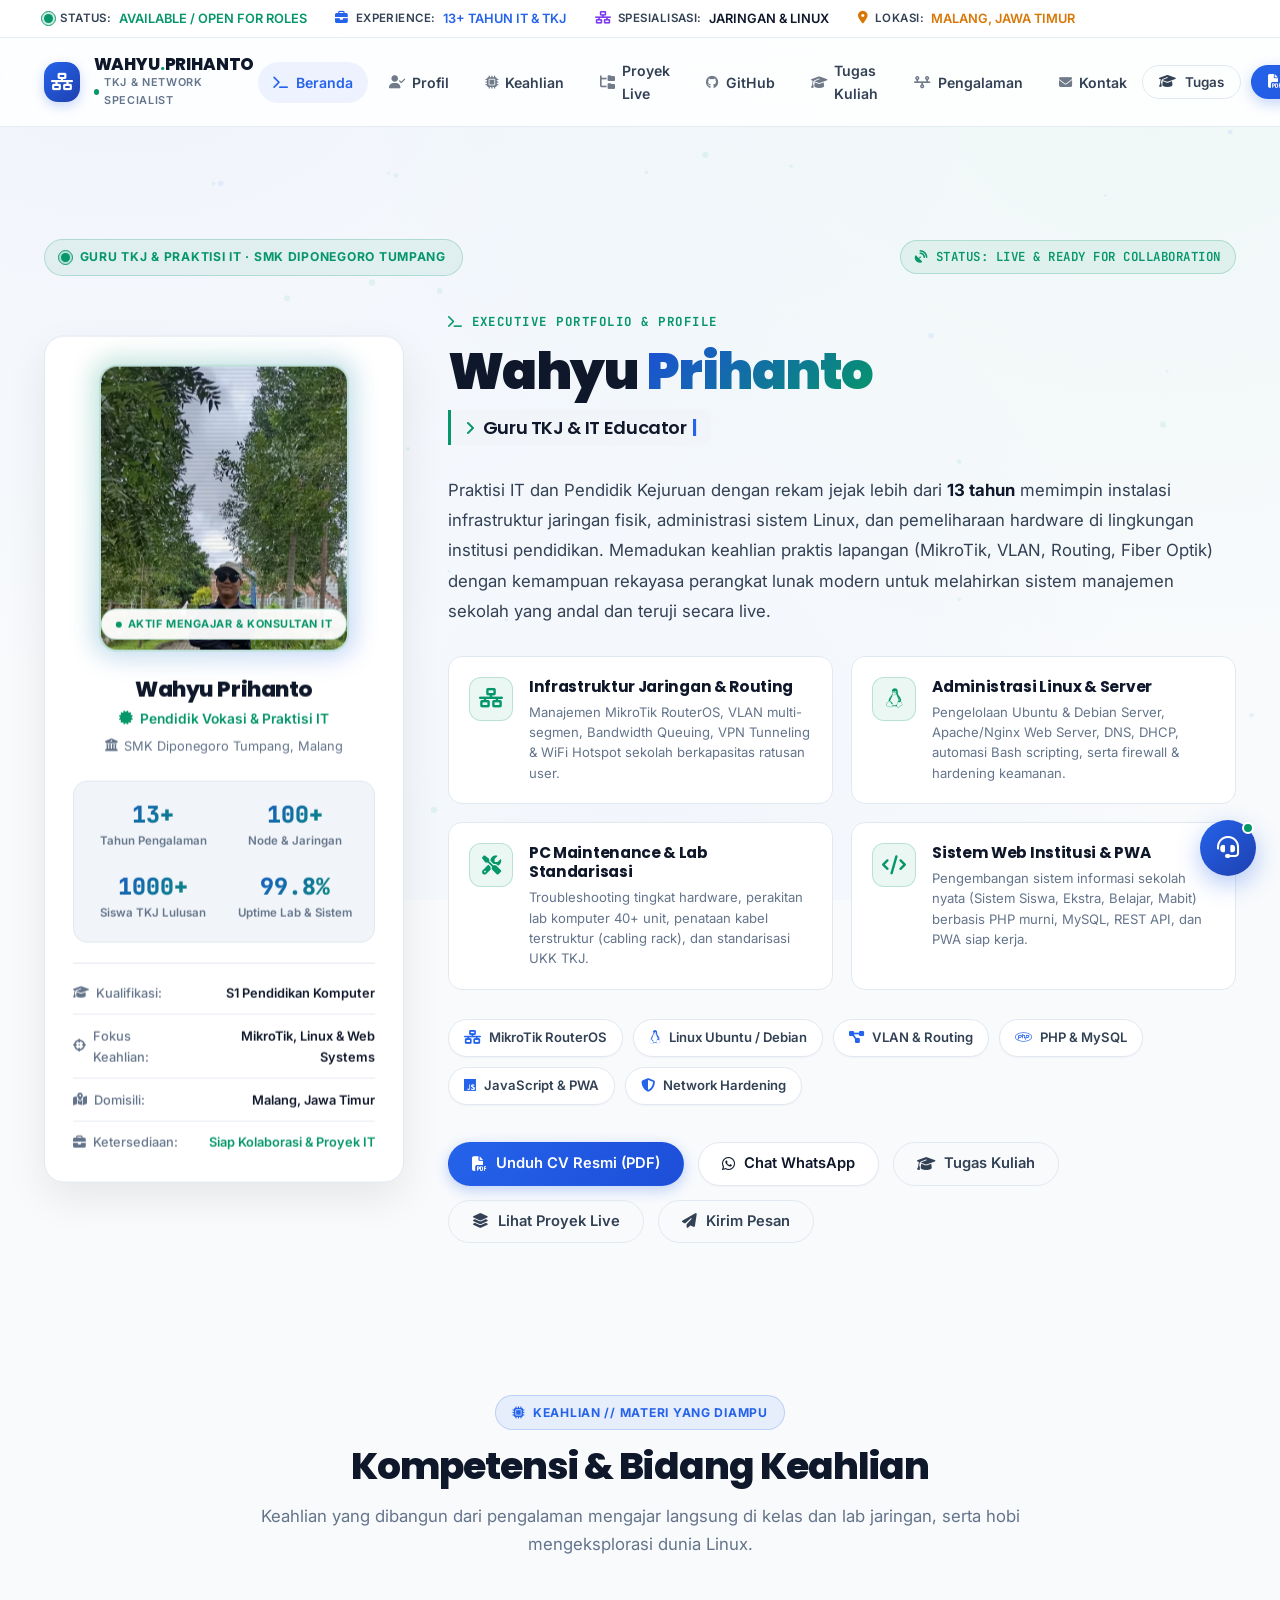
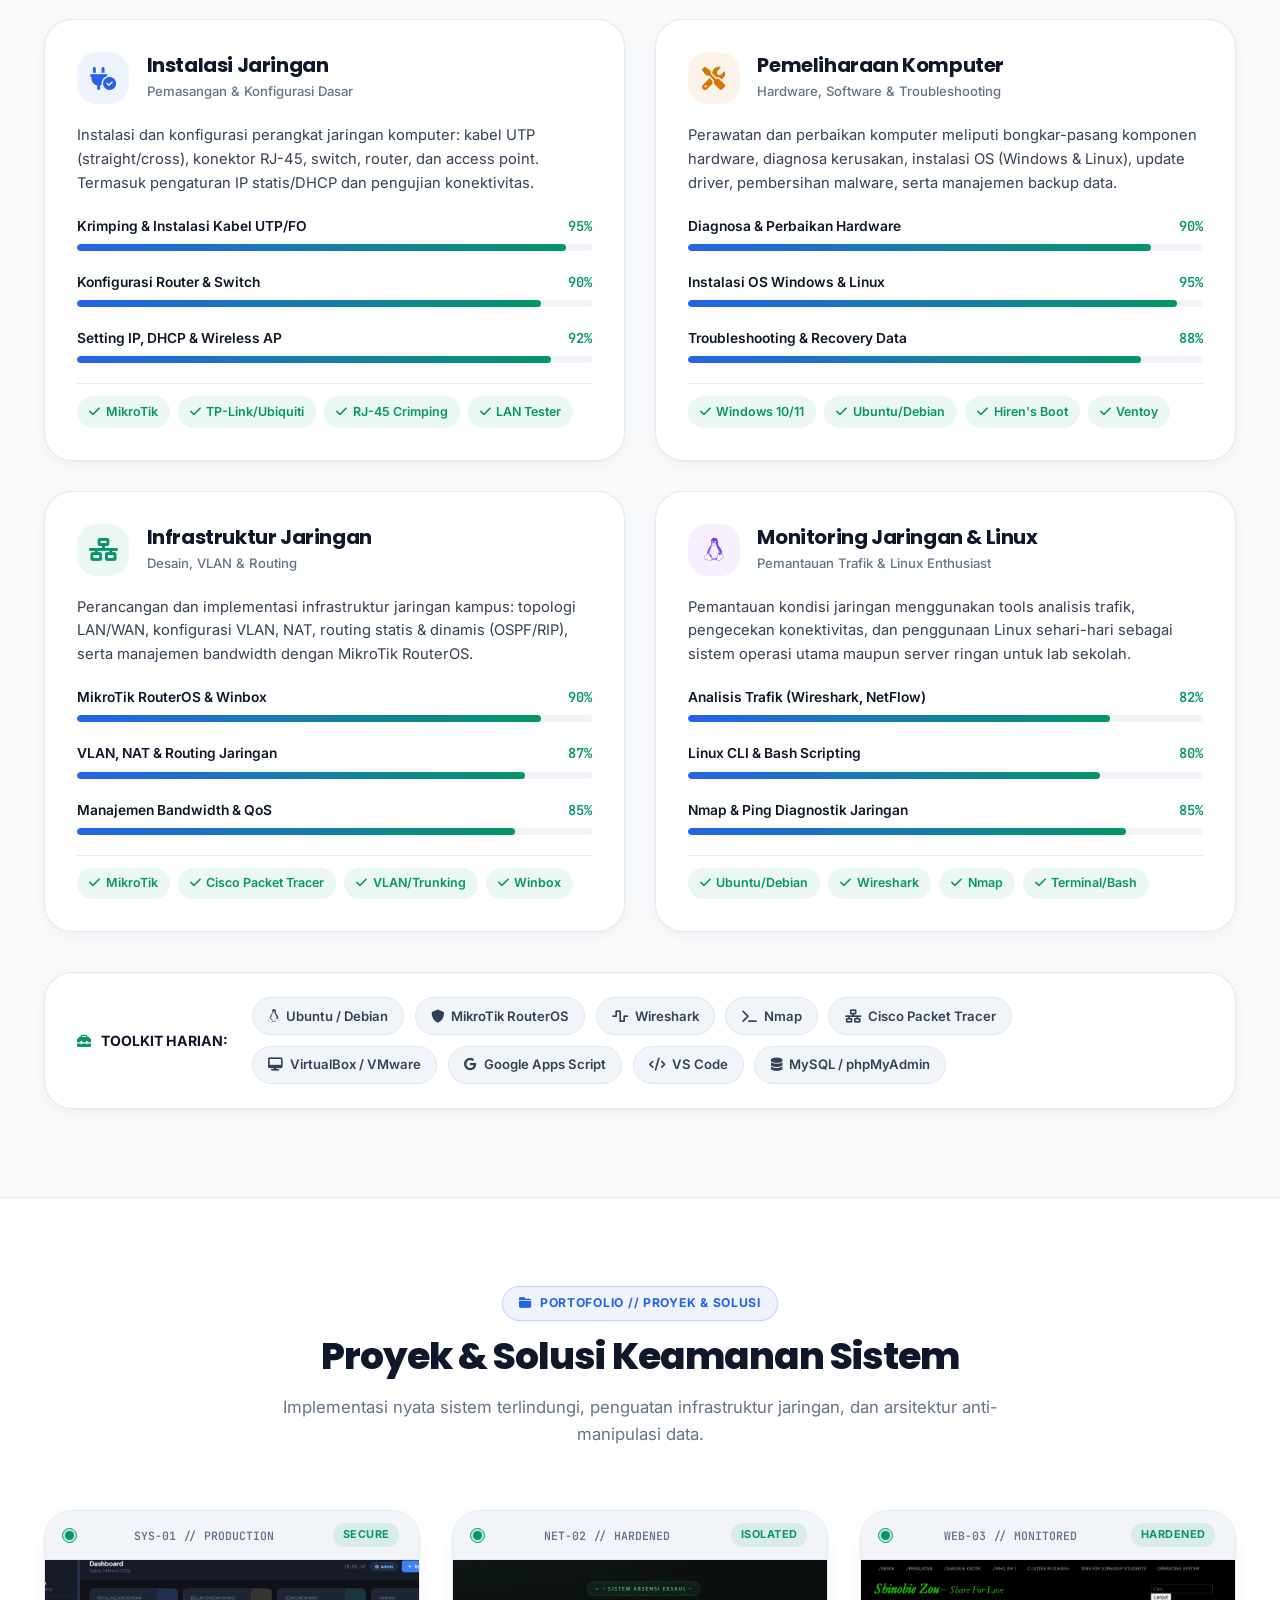
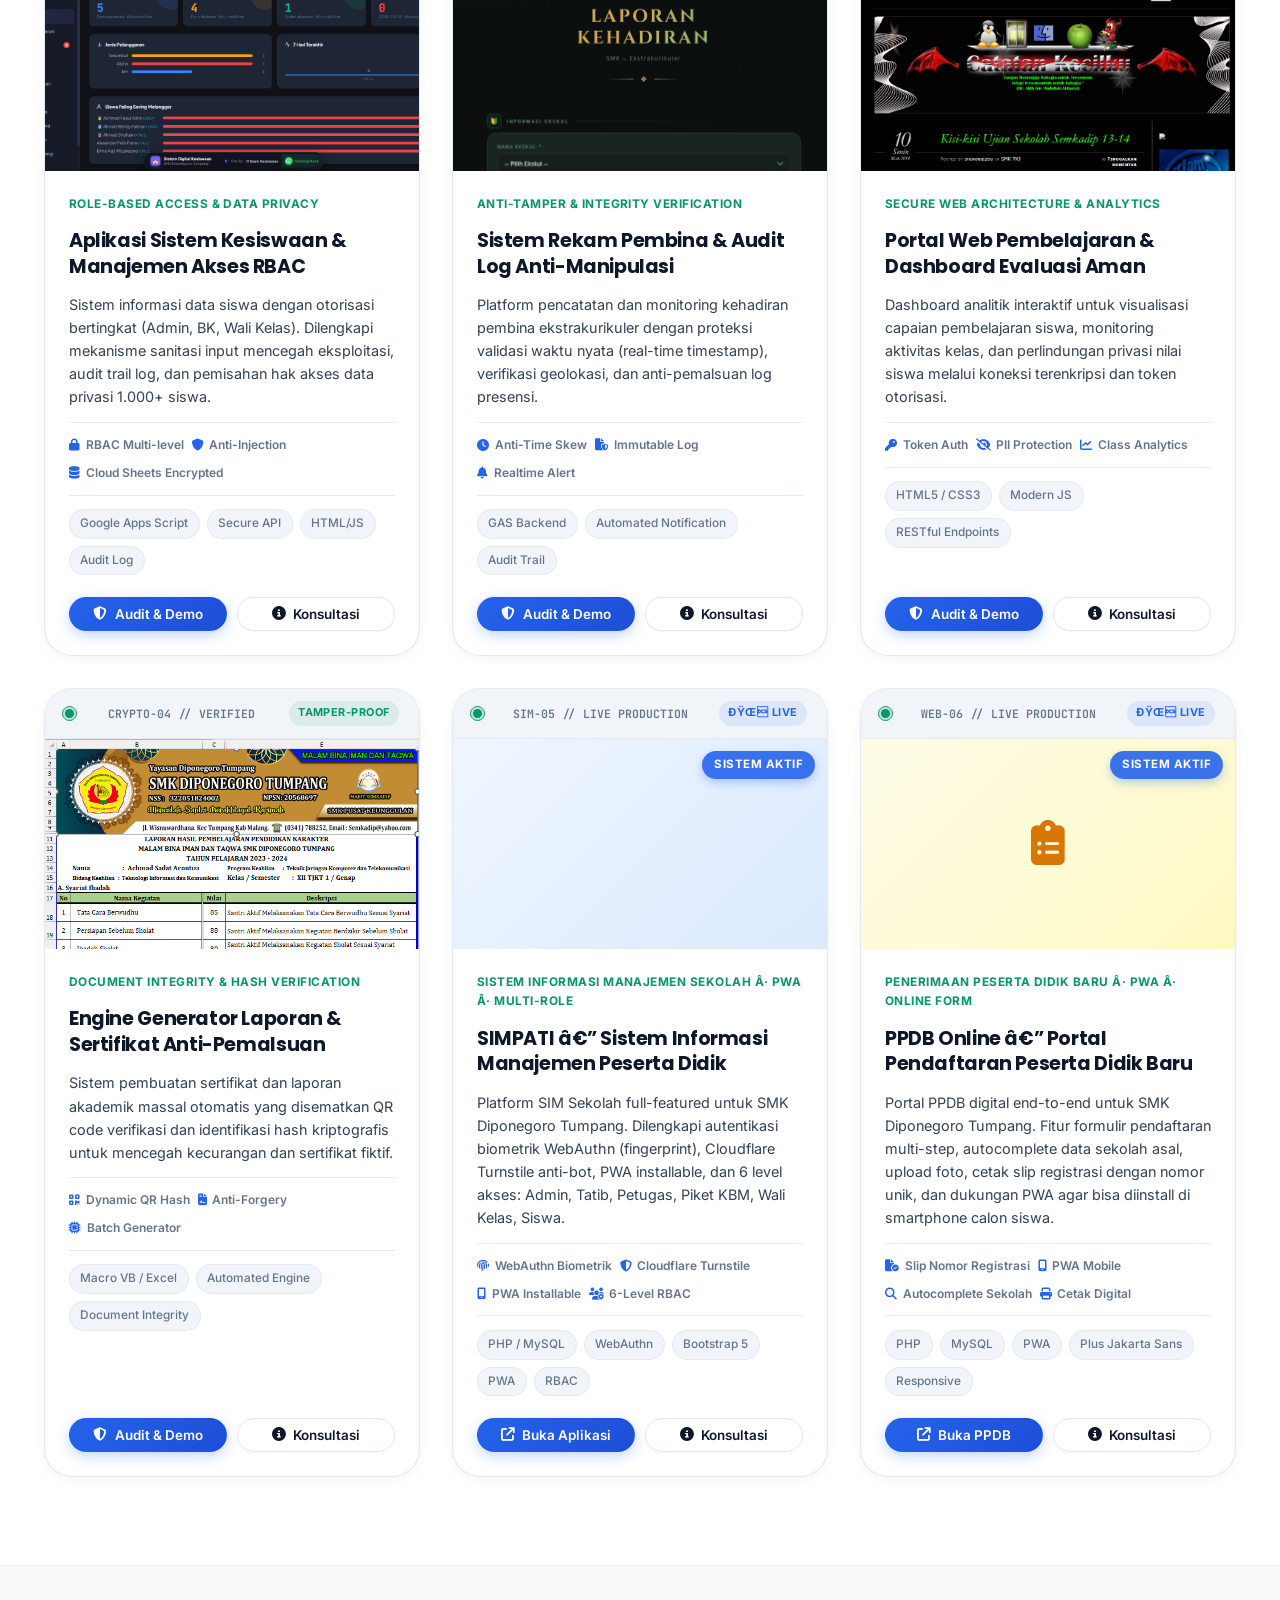
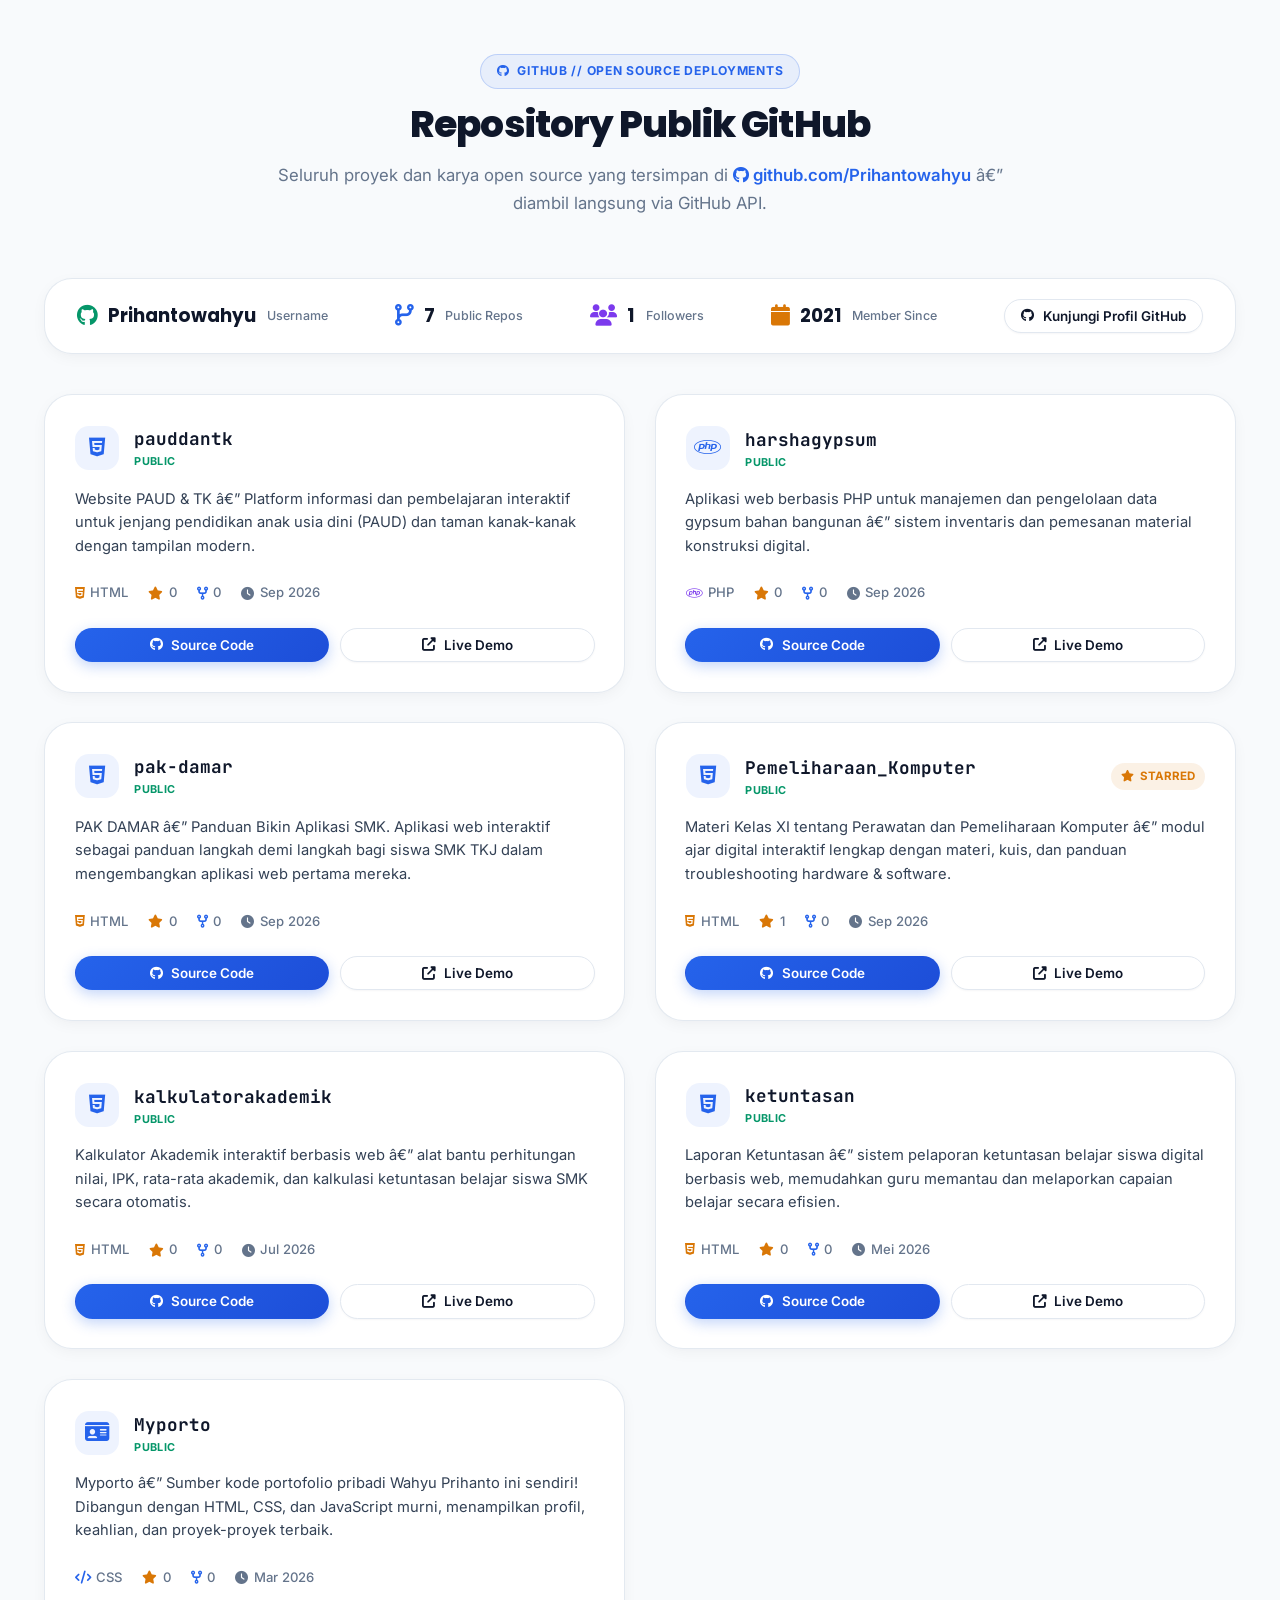
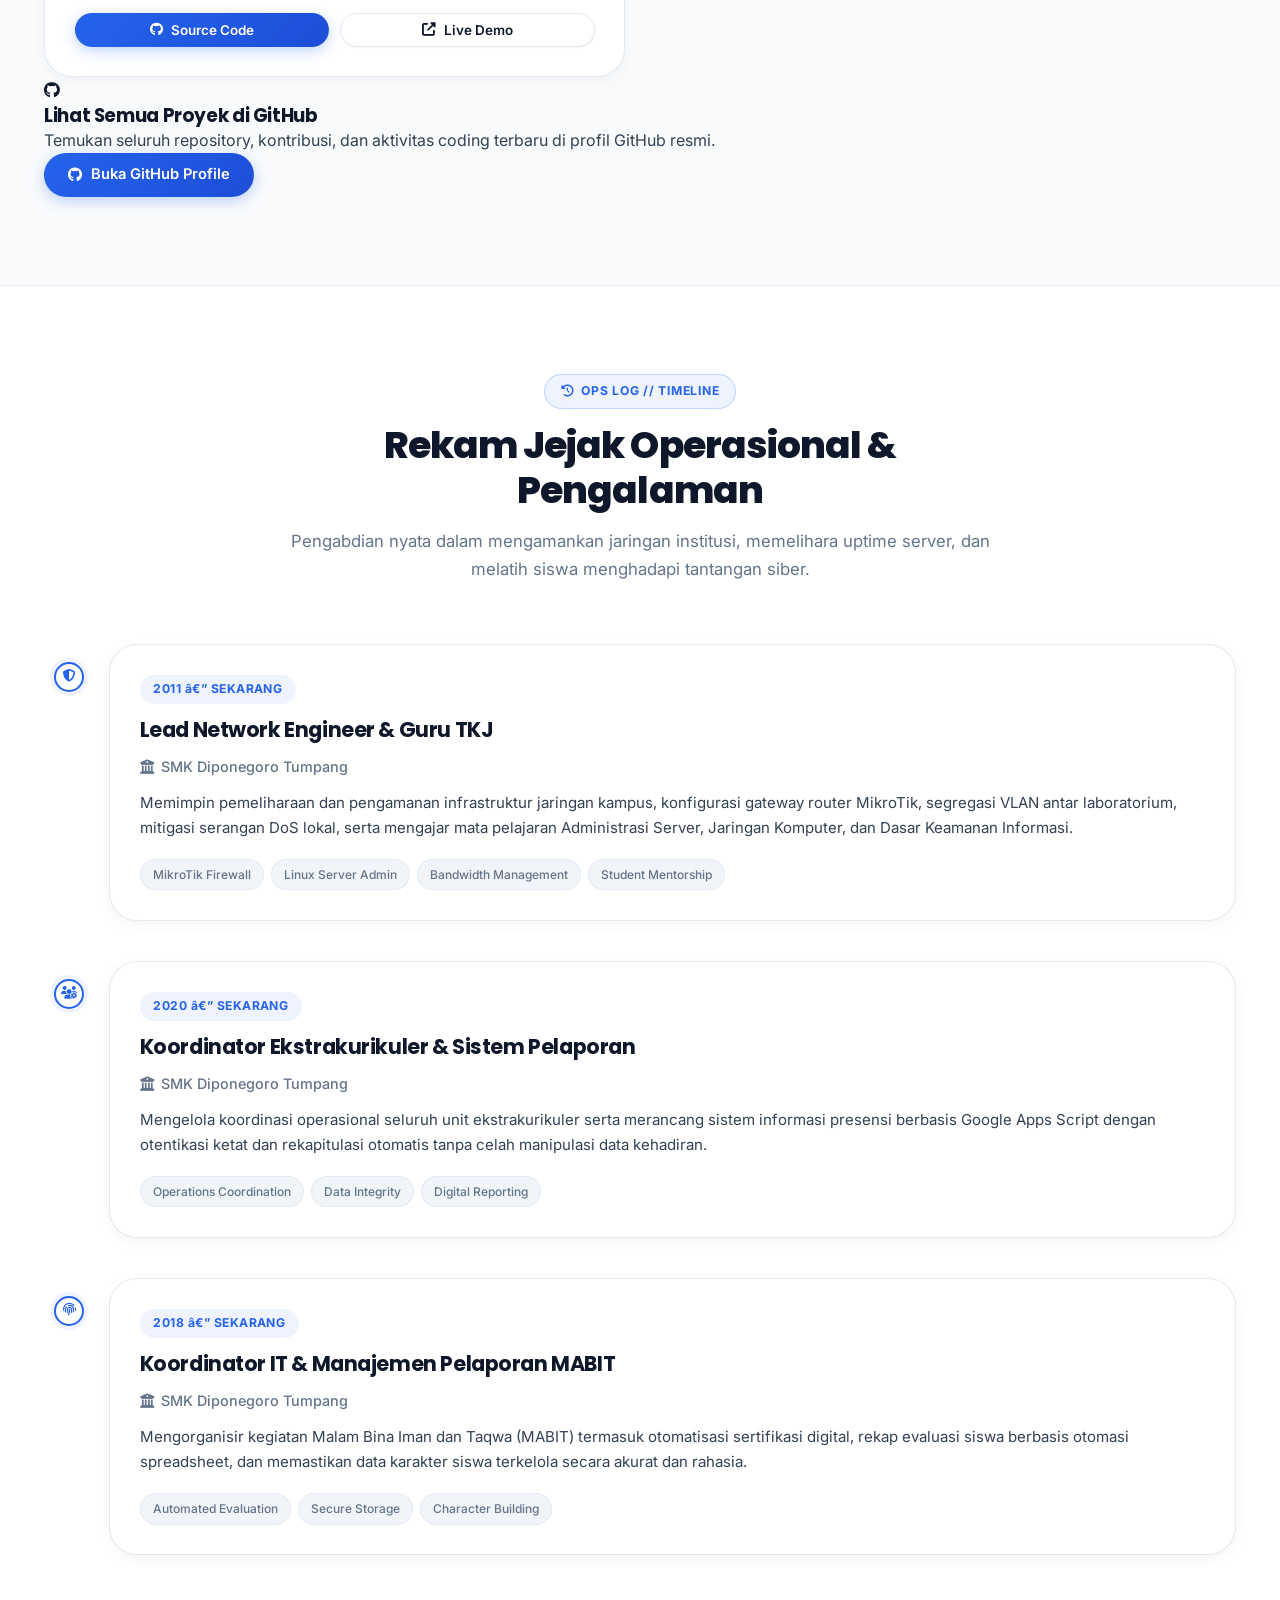
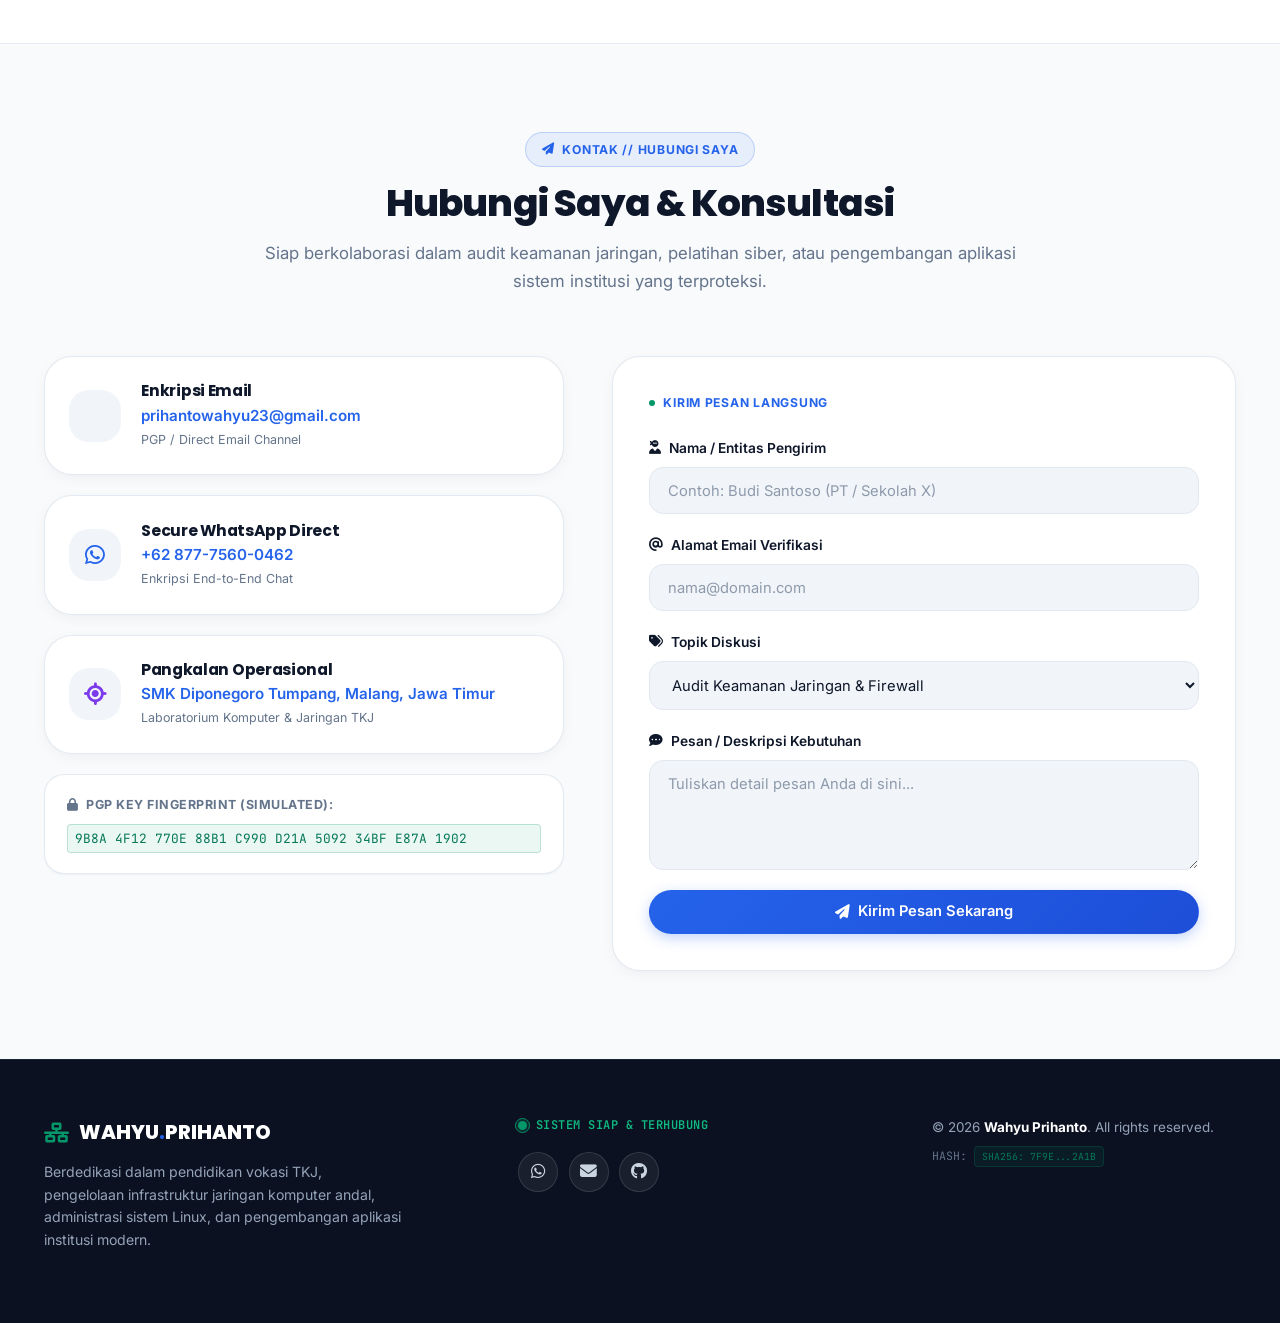
<file: index.html>
<!DOCTYPE html>
<html lang="id" data-theme="light" itemscope itemtype="https://schema.org/Person">
<head>
    <!-- ==================== PRIMARY SEO ==================== -->
    <meta charset="UTF-8">
    <meta name="viewport" content="width=device-width, initial-scale=1.0, viewport-fit=cover">
    <title>Wahyu Prihanto | Guru TKJ &amp; Spesialis Jaringan Komputer â€” SMK Diponegoro Tumpang</title>
    <meta name="description" content="Wahyu Prihanto â€” Guru Teknik Komputer dan Jaringan (TKJ) dengan 13+ tahun pengalaman di SMK Diponegoro Tumpang, Malang. Spesialis MikroTik, VLAN, Linux Server, dan pengembang sistem SIMPATI &amp; PPDB Online.">
    <meta name="keywords" content="Wahyu Prihanto, Guru TKJ Malang, Teknik Komputer Jaringan, MikroTik Specialist, Linux Admin, SMK Diponegoro Tumpang, Jaringan Komputer, SIMPATI PPDB, Network Specialist Indonesia, Web Developer PHP">
    <meta name="author" content="Wahyu Prihanto">
    <meta name="robots" content="index, follow, max-snippet:-1, max-image-preview:large, max-video-preview:-1">
    <meta name="googlebot" content="index, follow">
    <meta name="theme-color" content="#0f2557">
    <meta name="color-scheme" content="dark light">
    <link rel="canonical" href="https://prihantowahyu.github.io/Myporto/">

    <!-- ==================== GEO & LOCAL SEO ==================== -->
    <meta name="geo.region" content="ID-JI">
    <meta name="geo.placename" content="Tumpang, Malang, Jawa Timur">
    <meta name="geo.position" content="-7.998;112.837">
    <meta name="ICBM" content="-7.998, 112.837">

    <!-- ==================== OPEN GRAPH ==================== -->
    <meta property="og:type" content="profile">
    <meta property="og:url" content="https://prihantowahyu.github.io/Myporto/">
    <meta property="og:title" content="Wahyu Prihanto | Guru TKJ &amp; Spesialis Jaringan Komputer">
    <meta property="og:description" content="Guru TKJ berpengalaman 13+ tahun di SMK Diponegoro Tumpang. Spesialis MikroTik, VLAN Routing, Linux Server Administration, dan pengembang sistem informasi sekolah SIMPATI &amp; PPDB Online.">
    <meta property="og:image" content="https://prihantowahyu.github.io/Myporto/images/profile.jpeg">
    <meta property="og:image:width" content="800">
    <meta property="og:image:height" content="800">
    <meta property="og:image:alt" content="Wahyu Prihanto â€” Guru TKJ dan Spesialis Jaringan Komputer">
    <meta property="og:locale" content="id_ID">
    <meta property="og:site_name" content="Portofolio Wahyu Prihanto">
    <meta property="profile:first_name" content="Wahyu">
    <meta property="profile:last_name" content="Prihanto">
    <meta property="profile:username" content="prihantowahyu">

    <!-- ==================== TWITTER CARD ==================== -->
    <meta name="twitter:card" content="summary_large_image">
    <meta name="twitter:site" content="@prihantowahyu">
    <meta name="twitter:creator" content="@prihantowahyu">
    <meta name="twitter:title" content="Wahyu Prihanto | Guru TKJ &amp; Spesialis Jaringan Komputer">
    <meta name="twitter:description" content="Guru TKJ 13+ tahun, spesialis MikroTik &amp; Linux Server di SMK Diponegoro Tumpang, Malang. Pengembang SIMPATI &amp; PPDB Online.">
    <meta name="twitter:image" content="https://prihantowahyu.github.io/Myporto/images/profile.jpeg">
    <meta name="twitter:image:alt" content="Wahyu Prihanto â€” Guru TKJ Malang">

    <!-- ==================== MICRODATA INLINE ==================== -->
    <meta itemprop="name" content="Wahyu Prihanto">
    <meta itemprop="jobTitle" content="Guru Teknik Komputer dan Jaringan">
    <meta itemprop="description" content="Guru TKJ dan Spesialis Jaringan Komputer dengan 13+ tahun pengalaman">
    <meta itemprop="image" content="https://prihantowahyu.github.io/Myporto/images/profile.jpeg">

    <!-- ==================== PERFORMANCE HINTS ==================== -->
    <link rel="preconnect" href="https://fonts.googleapis.com">
    <link rel="preconnect" href="https://fonts.gstatic.com" crossorigin>
    <link rel="preconnect" href="https://cdnjs.cloudflare.com">
    <link rel="dns-prefetch" href="https://unpkg.com">
    <link rel="preload" href="css/style.css?v=3.4.0" as="style">
    <link rel="preload" href="images/profile.jpeg" as="image" type="image/jpeg">

    <!-- ==================== FONTS & ICONS ==================== -->
    <link href="https://fonts.googleapis.com/css2?family=Inter:wght@300;400;500;600;700;800;900&family=JetBrains+Mono:wght@400;500;600;700&family=Poppins:wght@600;700;800&display=swap" rel="stylesheet">
    <link rel="stylesheet" href="https://cdnjs.cloudflare.com/ajax/libs/font-awesome/6.5.1/css/all.min.css">
    <link href="https://unpkg.com/aos@2.3.1/dist/aos.css" rel="stylesheet">

    <!-- ==================== STYLESHEET ==================== -->
    <link rel="stylesheet" href="css/style.css?v=3.4.0">

    <!-- ==================== FAVICON ==================== -->
    <link rel="icon" type="image/jpeg" href="images/favicon.jpg">
    <link rel="apple-touch-icon" href="images/favicon.jpg">

</head>
<body class="cyber-body">
    <!-- ==================== CANVAS BACKGROUND ==================== -->
    <canvas id="cyberCanvas" class="cyber-canvas"></canvas>
    <div class="cyber-scanlines" aria-hidden="true"></div>

    <!-- ==================== LOADING ANIMATION ==================== -->
    <div id="loader" class="loader">
        <div class="cyber-loader-box">
            <div class="cyber-loader-radar">
                <div class="radar-sweep"></div>
                <div class="radar-dot"></div>
            </div>
            <div class="loader-terminal-text">
                <span class="prompt-accent">MEMUAT:</span>
                <span id="loaderStatus">MENYIAPKAN PORTOFOLIO PROFESIONAL...</span>
            </div>
            <div class="loader-progress-bar">
                <div class="loader-progress-fill" id="loaderFill"></div>
            </div>
            <div class="loader-telemetry">
                <span>STATUS: AKTIF</span>
                <span>SMK DIPONEGORO TUMPANG</span>
            </div>
        </div>
    </div>

    <!-- ==================== SCROLL PROGRESS INDICATOR ==================== -->
    <div class="scroll-progress" id="scrollProgress"></div>

    <!-- ==================== TOP TELEMETRY TICKER ==================== -->
    <div class="telemetry-bar" id="telemetryBar">
        <div class="telemetry-inner">
            <div class="telemetry-item">
                <span class="status-pulse-dot online"></span>
                <span class="telemetry-label">STATUS:</span>
                <span class="telemetry-val text-neon-green">AVAILABLE / OPEN FOR ROLES</span>
            </div>
            <div class="telemetry-item">
                <i class="fas fa-briefcase text-neon-cyan"></i>
                <span class="telemetry-label">EXPERIENCE:</span>
                <span class="telemetry-val text-neon-cyan">13+ TAHUN IT & TKJ</span>
            </div>
            <div class="telemetry-item hide-mobile">
                <i class="fas fa-network-wired text-neon-purple"></i>
                <span class="telemetry-label">SPESIALISASI:</span>
                <span class="telemetry-val">JARINGAN & LINUX</span>
            </div>
            <div class="telemetry-item hide-mobile">
                <i class="fas fa-location-dot text-neon-amber"></i>
                <span class="telemetry-label">LOKASI:</span>
                <span class="telemetry-val text-neon-amber">MALANG, JAWA TIMUR</span>
            </div>
        </div>
    </div>

    <!-- ==================== NAVBAR ==================== -->
    <header class="navbar" id="navbar">
        <nav class="nav-container">
            <a href="#home" class="nav-brand" aria-label="Wahyu Prihanto Portofolio">
                <div class="brand-shield">
                    <i class="fas fa-network-wired"></i>
                </div>
                <div class="brand-text">
                    <span class="brand-name">WAHYU<span class="brand-accent">.</span>PRIHANTO</span>
                    <span class="brand-sub"><span class="badge-dot"></span>TKJ & NETWORK SPECIALIST</span>
                </div>
            </a>

            <ul class="nav-links" id="navLinks">
                <li><a href="#home" class="nav-link"><i class="fas fa-terminal"></i> Beranda</a></li>
                <li><a href="#about" class="nav-link"><i class="fas fa-user-check"></i> Profil</a></li>
                <li><a href="#skills" class="nav-link"><i class="fas fa-microchip"></i> Keahlian</a></li>
                <li><a href="#projects" class="nav-link"><i class="fas fa-folder-tree"></i> Proyek Live</a></li>
                <li><a href="#github-repos" class="nav-link"><i class="fab fa-github"></i> GitHub</a></li>
                <li><a href="tugas.html" class="nav-link"><i class="fas fa-graduation-cap"></i> Tugas Kuliah</a></li>
                <li><a href="#experience" class="nav-link"><i class="fas fa-timeline"></i> Pengalaman</a></li>
                <li><a href="#contact" class="nav-link"><i class="fas fa-envelope"></i> Kontak</a></li>
            </ul>

            <div class="nav-actions">
                <a href="tugas.html" class="btn btn-cyber-ghost btn-sm" title="Buka Portal Tugas Kuliah">
                    <i class="fas fa-graduation-cap"></i> <span>Tugas</span>
                </a>
                <a href="cv.html" target="_blank" class="btn btn-cyber-primary btn-sm btn-nav-cv" title="Buka & Unduh CV PDF">
                    <i class="fas fa-file-pdf"></i> <span>Unduh CV</span>
                </a>
                <button class="cyber-btn-icon" id="themeToggle" aria-label="Toggle Cyber Theme" title="Toggle Mode Visual">
                    <i class="fas fa-sun"></i>
                </button>
                <button class="cyber-btn-icon" id="matrixToggle" aria-label="Toggle Matrix Rain" title="Toggle Efek Matrix Rain">
                    <i class="fas fa-barcode"></i>
                </button>
                <button class="nav-toggle" id="navToggle" aria-label="Toggle Navigation Menu">
                    <span></span>
                    <span></span>
                    <span></span>
                </button>
            </div>
        </nav>
    </header>

    <main>
        <!-- ==================== UNIFIED HERO & MASTER PROFILE SECTION ==================== -->
        <section id="home" class="unified-hero-section">
            <div id="about" class="unified-scroll-anchor"></div>
            <div class="container unified-container">
                
                <!-- Section Top Status Bar -->
                <div class="unified-top-bar" data-aos="fade-down">
                    <div class="cyber-badge">
                        <span class="status-pulse-dot online"></span>
                        <span class="cyber-badge-text">GURU TKJ &amp; PRAKTISI IT · SMK DIPONEGORO TUMPANG</span>
                    </div>
                    <div class="unified-quick-status">
                        <i class="fas fa-satellite-dish"></i>
                        <span>STATUS: LIVE &amp; READY FOR COLLABORATION</span>
                    </div>
                </div>

                <div class="unified-grid">
                    <!-- Left Column: Master Identity Card & Telemetry -->
                    <div class="unified-card-col" data-aos="fade-right">
                        <div class="unified-id-card">
                            <div class="unified-photo-wrapper">
                                <div class="unified-photo-glow"></div>
                                <div class="unified-photo-frame">
                                    <img src="images/profile.jpeg" alt="Wahyu Prihanto - Guru TKJ &amp; Praktisi IT" class="unified-photo" onerror="this.style.display='none'; this.nextElementSibling.style.display='flex';">
                                    <div class="unified-photo-fallback"><i class="fas fa-user-tie"></i></div>
                                    <div class="unified-scanline"></div>
                                    <div class="unified-live-badge">
                                        <span class="badge-dot pulse-fast"></span>
                                        <span>AKTIF MENGAJAR &amp; KONSULTAN IT</span>
                                    </div>
                                </div>
                            </div>

                            <div class="unified-id-meta">
                                <h3 class="unified-id-name">Wahyu Prihanto</h3>
                                <p class="unified-id-title"><i class="fas fa-certificate"></i> Pendidik Vokasi &amp; Praktisi IT</p>
                                <p class="unified-id-sub"><i class="fas fa-building-columns"></i> SMK Diponegoro Tumpang, Malang</p>
                            </div>

                            <!-- 4 Telemetry Metrics Grid -->
                            <div class="unified-metrics-grid">
                                <div class="unified-metric-item">
                                    <span class="metric-num text-gradient-cyber">13+</span>
                                    <span class="metric-lbl">Tahun Pengalaman</span>
                                </div>
                                <div class="unified-metric-item">
                                    <span class="metric-num text-gradient-cyber">100+</span>
                                    <span class="metric-lbl">Node &amp; Jaringan</span>
                                </div>
                                <div class="unified-metric-item">
                                    <span class="metric-num text-gradient-cyber">1000+</span>
                                    <span class="metric-lbl">Siswa TKJ Lulusan</span>
                                </div>
                                <div class="unified-metric-item">
                                    <span class="metric-num text-gradient-cyber">99.8%</span>
                                    <span class="metric-lbl">Uptime Lab &amp; Sistem</span>
                                </div>
                            </div>

                            <!-- System Spec Info List -->
                            <div class="unified-specs-list">
                                <div class="spec-row">
                                    <span class="spec-label"><i class="fas fa-graduation-cap"></i> Kualifikasi:</span>
                                    <span class="spec-val">S1 Pendidikan Komputer</span>
                                </div>
                                <div class="spec-row">
                                    <span class="spec-label"><i class="fas fa-crosshairs"></i> Fokus Keahlian:</span>
                                    <span class="spec-val">MikroTik, Linux &amp; Web Systems</span>
                                </div>
                                <div class="spec-row">
                                    <span class="spec-label"><i class="fas fa-map-location-dot"></i> Domisili:</span>
                                    <span class="spec-val">Malang, Jawa Timur</span>
                                </div>
                                <div class="spec-row">
                                    <span class="spec-label"><i class="fas fa-briefcase"></i> Ketersediaan:</span>
                                    <span class="spec-val text-neon-green">Siap Kolaborasi &amp; Proyek IT</span>
                                </div>
                            </div>
                        </div>
                    </div>

                    <!-- Right Column: Profile Narrative, Core Competencies & CTAs -->
                    <div class="unified-content-col" data-aos="fade-left">
                        <div class="unified-header-box">
                            <span class="unified-kicker"><i class="fas fa-terminal"></i> EXECUTIVE PORTFOLIO &amp; PROFILE</span>
                            <h1 class="unified-title">
                                Wahyu <span class="text-gradient-cyber">Prihanto</span>
                            </h1>
                            <div class="unified-typing-container">
                                <i class="fas fa-angle-right typing-arrow"></i>
                                <h2 class="unified-subtitle">
                                    <span id="typing"></span>
                                    <span class="cursor-cyber">|</span>
                                </h2>
                            </div>
                        </div>

                        <div class="unified-narrative">
                            <p>
                                Praktisi IT dan Pendidik Kejuruan dengan rekam jejak lebih dari <strong>13 tahun</strong> memimpin instalasi infrastruktur jaringan fisik, administrasi sistem Linux, dan pemeliharaan hardware di lingkungan institusi pendidikan. Memadukan keahlian praktis lapangan (MikroTik, VLAN, Routing, Fiber Optik) dengan kemampuan rekayasa perangkat lunak modern untuk melahirkan sistem manajemen sekolah yang andal dan teruji secara live.
                            </p>
                        </div>

                        <!-- 4 Core Competency Cards Grid -->
                        <div class="unified-competency-grid">
                            <div class="unified-comp-card">
                                <div class="comp-icon"><i class="fas fa-network-wired"></i></div>
                                <div class="comp-body">
                                    <h4>Infrastruktur Jaringan &amp; Routing</h4>
                                    <p>Manajemen MikroTik RouterOS, VLAN multi-segmen, Bandwidth Queuing, VPN Tunneling &amp; WiFi Hotspot sekolah berkapasitas ratusan user.</p>
                                </div>
                            </div>
                            <div class="unified-comp-card">
                                <div class="comp-icon"><i class="fab fa-linux"></i></div>
                                <div class="comp-body">
                                    <h4>Administrasi Linux &amp; Server</h4>
                                    <p>Pengelolaan Ubuntu &amp; Debian Server, Apache/Nginx Web Server, DNS, DHCP, automasi Bash scripting, serta firewall &amp; hardening keamanan.</p>
                                </div>
                            </div>
                            <div class="unified-comp-card">
                                <div class="comp-icon"><i class="fas fa-screwdriver-wrench"></i></div>
                                <div class="comp-body">
                                    <h4>PC Maintenance &amp; Lab Standarisasi</h4>
                                    <p>Troubleshooting tingkat hardware, perakitan lab komputer 40+ unit, penataan kabel terstruktur (cabling rack), dan standarisasi UKK TKJ.</p>
                                </div>
                            </div>
                            <div class="unified-comp-card">
                                <div class="comp-icon"><i class="fas fa-code"></i></div>
                                <div class="comp-body">
                                    <h4>Sistem Web Institusi &amp; PWA</h4>
                                    <p>Pengembangan sistem informasi sekolah nyata (Sistem Siswa, Ekstra, Belajar, Mabit) berbasis PHP murni, MySQL, REST API, dan PWA siap kerja.</p>
                                </div>
                            </div>
                        </div>

                        <!-- Core Technology Badges -->
                        <div class="unified-tech-chips">
                            <span class="chip-cyber"><i class="fas fa-network-wired"></i> MikroTik RouterOS</span>
                            <span class="chip-cyber"><i class="fab fa-linux"></i> Linux Ubuntu / Debian</span>
                            <span class="chip-cyber"><i class="fas fa-diagram-project"></i> VLAN &amp; Routing</span>
                            <span class="chip-cyber"><i class="fab fa-php"></i> PHP &amp; MySQL</span>
                            <span class="chip-cyber"><i class="fab fa-js"></i> JavaScript &amp; PWA</span>
                            <span class="chip-cyber"><i class="fas fa-shield-halved"></i> Network Hardening</span>
                        </div>

                        <!-- Actions Call to Action -->
                        <div class="unified-actions">
                            <a href="cv.html" target="_blank" class="btn btn-cyber-primary" id="btnHeroCV">
                                <i class="fas fa-file-pdf"></i>
                                <span>Unduh CV Resmi (PDF)</span>
                            </a>
                            <a href="https://wa.me/6287775600462" target="_blank" rel="noopener noreferrer" class="btn btn-cyber-secondary">
                                <i class="fab fa-whatsapp"></i>
                                <span>Chat WhatsApp</span>
                            </a>
                            <a href="tugas.html" class="btn btn-cyber-ghost">
                                <i class="fas fa-graduation-cap"></i>
                                <span>Tugas Kuliah</span>
                            </a>
                            <a href="#projects" class="btn btn-cyber-ghost">
                                <i class="fas fa-layer-group"></i>
                                <span>Lihat Proyek Live</span>
                            </a>
                            <a href="#contact" class="btn btn-cyber-ghost">
                                <i class="fas fa-paper-plane"></i>
                                <span>Kirim Pesan</span>
                            </a>
                        </div>
                    </div>
                </div>

            </div>
        </section>
        
<!-- ==================== SKILLS & KEAHLIAN SECTION ==================== -->
        <section id="skills" class="skills">
            <div class="container">
                <div class="section-header" data-aos="fade-up">
                    <div class="cyber-section-tag">
                        <i class="fas fa-microchip"></i>
                        <span>KEAHLIAN // MATERI YANG DIAMPU</span>
                    </div>
                    <h2 class="section-title">Kompetensi & Bidang Keahlian</h2>
                    <p class="section-subtitle">Keahlian yang dibangun dari pengalaman mengajar langsung di kelas dan lab jaringan, serta hobi mengeksplorasi dunia Linux.</p>
                </div>

                <div class="cyber-skills-grid">

                    <!-- Domain 1: Instalasi Jaringan -->
                    <div class="cyber-skill-card" data-aos="fade-up" data-aos-delay="0">
                        <div class="skill-card-header">
                            <div class="skill-card-icon"><i class="fas fa-plug-circle-check"></i></div>
                            <div class="skill-card-title">
                                <h3>Instalasi Jaringan</h3>
                                <span>Pemasangan & Konfigurasi Dasar</span>
                            </div>
                        </div>
                        <p class="skill-card-desc">
                            Instalasi dan konfigurasi perangkat jaringan komputer: kabel UTP (straight/cross), konektor RJ-45, switch, router, dan access point. Termasuk pengaturan IP statis/DHCP dan pengujian konektivitas.
                        </p>
                        <div class="skill-item-row">
                            <div class="skill-info">
                                <span>Krimping & Instalasi Kabel UTP/FO</span>
                                <span class="skill-percentage">95%</span>
                            </div>
                            <div class="skill-track"><div class="skill-fill" data-level="95"></div></div>
                        </div>
                        <div class="skill-item-row">
                            <div class="skill-info">
                                <span>Konfigurasi Router & Switch</span>
                                <span class="skill-percentage">90%</span>
                            </div>
                            <div class="skill-track"><div class="skill-fill" data-level="90"></div></div>
                        </div>
                        <div class="skill-item-row">
                            <div class="skill-info">
                                <span>Setting IP, DHCP & Wireless AP</span>
                                <span class="skill-percentage">92%</span>
                            </div>
                            <div class="skill-track"><div class="skill-fill" data-level="92"></div></div>
                        </div>
                        <div class="skill-tools-tags">
                            <span><i class="fas fa-check"></i> MikroTik</span>
                            <span><i class="fas fa-check"></i> TP-Link/Ubiquiti</span>
                            <span><i class="fas fa-check"></i> RJ-45 Crimping</span>
                            <span><i class="fas fa-check"></i> LAN Tester</span>
                        </div>
                    </div>

                    <!-- Domain 2: Pemeliharaan Komputer -->
                    <div class="cyber-skill-card" data-aos="fade-up" data-aos-delay="100">
                        <div class="skill-card-header">
                            <div class="skill-card-icon"><i class="fas fa-screwdriver-wrench"></i></div>
                            <div class="skill-card-title">
                                <h3>Pemeliharaan Komputer</h3>
                                <span>Hardware, Software & Troubleshooting</span>
                            </div>
                        </div>
                        <p class="skill-card-desc">
                            Perawatan dan perbaikan komputer meliputi bongkar-pasang komponen hardware, diagnosa kerusakan, instalasi OS (Windows & Linux), update driver, pembersihan malware, serta manajemen backup data.
                        </p>
                        <div class="skill-item-row">
                            <div class="skill-info">
                                <span>Diagnosa & Perbaikan Hardware</span>
                                <span class="skill-percentage">90%</span>
                            </div>
                            <div class="skill-track"><div class="skill-fill" data-level="90"></div></div>
                        </div>
                        <div class="skill-item-row">
                            <div class="skill-info">
                                <span>Instalasi OS Windows & Linux</span>
                                <span class="skill-percentage">95%</span>
                            </div>
                            <div class="skill-track"><div class="skill-fill" data-level="95"></div></div>
                        </div>
                        <div class="skill-item-row">
                            <div class="skill-info">
                                <span>Troubleshooting & Recovery Data</span>
                                <span class="skill-percentage">88%</span>
                            </div>
                            <div class="skill-track"><div class="skill-fill" data-level="88"></div></div>
                        </div>
                        <div class="skill-tools-tags">
                            <span><i class="fas fa-check"></i> Windows 10/11</span>
                            <span><i class="fas fa-check"></i> Ubuntu/Debian</span>
                            <span><i class="fas fa-check"></i> Hiren's Boot</span>
                            <span><i class="fas fa-check"></i> Ventoy</span>
                        </div>
                    </div>

                    <!-- Domain 3: Infrastruktur Jaringan -->
                    <div class="cyber-skill-card" data-aos="fade-up" data-aos-delay="200">
                        <div class="skill-card-header">
                            <div class="skill-card-icon"><i class="fas fa-network-wired"></i></div>
                            <div class="skill-card-title">
                                <h3>Infrastruktur Jaringan</h3>
                                <span>Desain, VLAN & Routing</span>
                            </div>
                        </div>
                        <p class="skill-card-desc">
                            Perancangan dan implementasi infrastruktur jaringan kampus: topologi LAN/WAN, konfigurasi VLAN, NAT, routing statis & dinamis (OSPF/RIP), serta manajemen bandwidth dengan MikroTik RouterOS.
                        </p>
                        <div class="skill-item-row">
                            <div class="skill-info">
                                <span>MikroTik RouterOS & Winbox</span>
                                <span class="skill-percentage">90%</span>
                            </div>
                            <div class="skill-track"><div class="skill-fill" data-level="90"></div></div>
                        </div>
                        <div class="skill-item-row">
                            <div class="skill-info">
                                <span>VLAN, NAT & Routing Jaringan</span>
                                <span class="skill-percentage">87%</span>
                            </div>
                            <div class="skill-track"><div class="skill-fill" data-level="87"></div></div>
                        </div>
                        <div class="skill-item-row">
                            <div class="skill-info">
                                <span>Manajemen Bandwidth & QoS</span>
                                <span class="skill-percentage">85%</span>
                            </div>
                            <div class="skill-track"><div class="skill-fill" data-level="85"></div></div>
                        </div>
                        <div class="skill-tools-tags">
                            <span><i class="fas fa-check"></i> MikroTik</span>
                            <span><i class="fas fa-check"></i> Cisco Packet Tracer</span>
                            <span><i class="fas fa-check"></i> VLAN/Trunking</span>
                            <span><i class="fas fa-check"></i> Winbox</span>
                        </div>
                    </div>

                    <!-- Domain 4: Monitoring Jaringan & Linux -->
                    <div class="cyber-skill-card" data-aos="fade-up" data-aos-delay="300">
                        <div class="skill-card-header">
                            <div class="skill-card-icon"><i class="fab fa-linux"></i></div>
                            <div class="skill-card-title">
                                <h3>Monitoring Jaringan & Linux</h3>
                                <span>Pemantauan Trafik & Linux Enthusiast</span>
                            </div>
                        </div>
                        <p class="skill-card-desc">
                            Pemantauan kondisi jaringan menggunakan tools analisis trafik, pengecekan konektivitas, dan penggunaan Linux sehari-hari sebagai sistem operasi utama maupun server ringan untuk lab sekolah.
                        </p>
                        <div class="skill-item-row">
                            <div class="skill-info">
                                <span>Analisis Trafik (Wireshark, NetFlow)</span>
                                <span class="skill-percentage">82%</span>
                            </div>
                            <div class="skill-track"><div class="skill-fill" data-level="82"></div></div>
                        </div>
                        <div class="skill-item-row">
                            <div class="skill-info">
                                <span>Linux CLI & Bash Scripting</span>
                                <span class="skill-percentage">80%</span>
                            </div>
                            <div class="skill-track"><div class="skill-fill" data-level="80"></div></div>
                        </div>
                        <div class="skill-item-row">
                            <div class="skill-info">
                                <span>Nmap & Ping Diagnostik Jaringan</span>
                                <span class="skill-percentage">85%</span>
                            </div>
                            <div class="skill-track"><div class="skill-fill" data-level="85"></div></div>
                        </div>
                        <div class="skill-tools-tags">
                            <span><i class="fas fa-check"></i> Ubuntu/Debian</span>
                            <span><i class="fas fa-check"></i> Wireshark</span>
                            <span><i class="fas fa-check"></i> Nmap</span>
                            <span><i class="fas fa-check"></i> Terminal/Bash</span>
                        </div>
                    </div>
                </div>

                <!-- Toolkit Bar -->
                <div class="radar-summary-card" data-aos="fade-up">
                    <div class="radar-badge">
                        <i class="fas fa-toolbox text-neon-green"></i>
                        <span>TOOLKIT HARIAN:</span>
                    </div>
                    <div class="radar-chips-list">
                        <span class="tool-badge"><i class="fab fa-linux"></i> Ubuntu / Debian</span>
                        <span class="tool-badge"><i class="fas fa-shield"></i> MikroTik RouterOS</span>
                        <span class="tool-badge"><i class="fas fa-wave-square"></i> Wireshark</span>
                        <span class="tool-badge"><i class="fas fa-terminal"></i> Nmap</span>
                        <span class="tool-badge"><i class="fas fa-network-wired"></i> Cisco Packet Tracer</span>
                        <span class="tool-badge"><i class="fas fa-desktop"></i> VirtualBox / VMware</span>
                        <span class="tool-badge"><i class="fab fa-google"></i> Google Apps Script</span>
                        <span class="tool-badge"><i class="fas fa-code"></i> VS Code</span>
                        <span class="tool-badge"><i class="fas fa-database"></i> MySQL / phpMyAdmin</span>
                    </div>
                </div>
            </div>
        </section>


        <!-- ==================== SECURITY PROJECTS SECTION ==================== -->
        <section id="projects" class="projects">
            <div class="container">
                <div class="section-header" data-aos="fade-up">
                    <div class="cyber-section-tag">
                        <i class="fas fa-folder-closed"></i>
                        <span>PORTOFOLIO // PROYEK &amp; SOLUSI</span>
                    </div>
                    <h2 class="section-title">Proyek & Solusi Keamanan Sistem</h2>
                    <p class="section-subtitle">Implementasi nyata sistem terlindungi, penguatan infrastruktur jaringan, dan arsitektur anti-manipulasi data.</p>
                </div>

                <div class="projects-grid">
                    <!-- Project 1: SIS RBAC -->
                    <article class="project-cyber-card" data-aos="fade-up" data-aos-delay="0">
                        <div class="project-header-bar">
                            <span class="status-pulse-dot online"></span>
                            <span class="project-id-tag">SYS-01 // PRODUCTION</span>
                            <span class="security-level-pill secure">SECURE</span>
                        </div>
                        <div class="project-image-box">
                            <img src="images/siswa.png" alt="Aplikasi Sistem Kesiswaan Terenkripsi" class="project-img" loading="lazy" width="600" height="360" onerror="this.style.display='none'; this.nextElementSibling.style.display='flex'">
                            <div class="project-placeholder"><i class="fas fa-shield-virus"></i></div>
                            <div class="project-overlay-scan"></div>
                        </div>
                        <div class="project-content">
                            <div class="project-meta-category">Role-Based Access & Data Privacy</div>
                            <h3>Aplikasi Sistem Kesiswaan & Manajemen Akses RBAC</h3>
                            <p>
                                Sistem informasi data siswa dengan otorisasi bertingkat (Admin, BK, Wali Kelas). Dilengkapi mekanisme sanitasi input mencegah eksploitasi, audit trail log, dan pemisahan hak akses data privasi 1.000+ siswa.
                            </p>
                            <div class="project-security-features">
                                <span><i class="fas fa-lock"></i> RBAC Multi-level</span>
                                <span><i class="fas fa-shield"></i> Anti-Injection</span>
                                <span><i class="fas fa-database"></i> Cloud Sheets Encrypted</span>
                            </div>
                            <div class="project-tags">
                                <span>Google Apps Script</span>
                                <span>Secure API</span>
                                <span>HTML/JS</span>
                                <span>Audit Log</span>
                            </div>
                            <div class="project-actions">
                                <a href="https://wa.me/6287775600462?text=Halo%20Pak%20Wahyu,%20saya%20tertarik%20dengan%20Sistem%20Kesiswaan%20RBAC" class="btn btn-cyber-primary btn-sm" target="_blank" rel="noopener noreferrer">
                                    <i class="fas fa-shield-halved"></i> Audit & Demo
                                </a>
                                <a href="#contact" class="btn btn-cyber-secondary btn-sm">
                                    <i class="fas fa-circle-info"></i> Konsultasi
                                </a>
                            </div>
                        </div>
                    </article>

                    <!-- Project 2: Campus Network Defense -->
                    <article class="project-cyber-card" data-aos="fade-up" data-aos-delay="100">
                        <div class="project-header-bar">
                            <span class="status-pulse-dot online"></span>
                            <span class="project-id-tag">NET-02 // HARDENED</span>
                            <span class="security-level-pill secure">ISOLATED</span>
                        </div>
                        <div class="project-image-box">
                            <img src="images/ekstra.png" alt="Sistem Rekam Kehadiran Anti-Tamper" class="project-img" loading="lazy" width="600" height="360" onerror="this.style.display='none'; this.nextElementSibling.style.display='flex'">
                            <div class="project-placeholder"><i class="fas fa-network-wired"></i></div>
                            <div class="project-overlay-scan"></div>
                        </div>
                        <div class="project-content">
                            <div class="project-meta-category">Anti-Tamper & Integrity Verification</div>
                            <h3>Sistem Rekam Pembina & Audit Log Anti-Manipulasi</h3>
                            <p>
                                Platform pencatatan dan monitoring kehadiran pembina ekstrakurikuler dengan proteksi validasi waktu nyata (real-time timestamp), verifikasi geolokasi, dan anti-pemalsuan log presensi.
                            </p>
                            <div class="project-security-features">
                                <span><i class="fas fa-clock"></i> Anti-Time Skew</span>
                                <span><i class="fas fa-file-shield"></i> Immutable Log</span>
                                <span><i class="fas fa-bell"></i> Realtime Alert</span>
                            </div>
                            <div class="project-tags">
                                <span>GAS Backend</span>
                                <span>Automated Notification</span>
                                <span>Audit Trail</span>
                            </div>
                            <div class="project-actions">
                                <a href="https://wa.me/6287775600462?text=Halo%20Pak%20Wahyu,%20saya%20tertarik%20dengan%20Sistem%20Rekam%20Pembina" class="btn btn-cyber-primary btn-sm" target="_blank" rel="noopener noreferrer">
                                    <i class="fas fa-shield-halved"></i> Audit & Demo
                                </a>
                                <a href="#contact" class="btn btn-cyber-secondary btn-sm">
                                    <i class="fas fa-circle-info"></i> Konsultasi
                                </a>
                            </div>
                        </div>
                    </article>

                    <!-- Project 3: Interactive Learning & Secure Dashboard -->
                    <article class="project-cyber-card" data-aos="fade-up" data-aos-delay="200">
                        <div class="project-header-bar">
                            <span class="status-pulse-dot online"></span>
                            <span class="project-id-tag">WEB-03 // MONITORED</span>
                            <span class="security-level-pill secure">HARDENED</span>
                        </div>
                        <div class="project-image-box">
                            <img src="images/belajar.png" alt="Dashboard Web Pembelajaran Interaktif" class="project-img" loading="lazy" width="600" height="360" onerror="this.style.display='none'; this.nextElementSibling.style.display='flex'">
                            <div class="project-placeholder"><i class="fas fa-chalkboard-user"></i></div>
                            <div class="project-overlay-scan"></div>
                        </div>
                        <div class="project-content">
                            <div class="project-meta-category">Secure Web Architecture & Analytics</div>
                            <h3>Portal Web Pembelajaran & Dashboard Evaluasi Aman</h3>
                            <p>
                                Dashboard analitik interaktif untuk visualisasi capaian pembelajaran siswa, monitoring aktivitas kelas, dan perlindungan privasi nilai siswa melalui koneksi terenkripsi dan token otorisasi.
                            </p>
                            <div class="project-security-features">
                                <span><i class="fas fa-key"></i> Token Auth</span>
                                <span><i class="fas fa-eye-slash"></i> PII Protection</span>
                                <span><i class="fas fa-chart-line"></i> Class Analytics</span>
                            </div>
                            <div class="project-tags">
                                <span>HTML5 / CSS3</span>
                                <span>Modern JS</span>
                                <span>RESTful Endpoints</span>
                            </div>
                            <div class="project-actions">
                                <a href="https://wa.me/6287775600462?text=Halo%20Pak%20Wahyu,%20saya%20tertarik%20dengan%20Web%20Pembelajaran%20Aman" class="btn btn-cyber-primary btn-sm" target="_blank" rel="noopener noreferrer">
                                    <i class="fas fa-shield-halved"></i> Audit & Demo
                                </a>
                                <a href="#contact" class="btn btn-cyber-secondary btn-sm">
                                    <i class="fas fa-circle-info"></i> Konsultasi
                                </a>
                            </div>
                        </div>
                    </article>

                    <!-- Project 4: Tamper-Proof Certificate Generator -->
                    <article class="project-cyber-card" data-aos="fade-up" data-aos-delay="300">
                        <div class="project-header-bar">
                            <span class="status-pulse-dot online"></span>
                            <span class="project-id-tag">CRYPTO-04 // VERIFIED</span>
                            <span class="security-level-pill secure">TAMPER-PROOF</span>
                        </div>
                        <div class="project-image-box">
                            <img src="images/mabit.png" alt="Generator Laporan & Sertifikat Digital Berverifikasi Hash" class="project-img" onerror="this.style.display='none'; this.nextElementSibling.style.display='flex'">
                            <div class="project-placeholder"><i class="fas fa-certificate"></i></div>
                            <div class="project-overlay-scan"></div>
                        </div>
                        <div class="project-content">
                            <div class="project-meta-category">Document Integrity & Hash Verification</div>
                            <h3>Engine Generator Laporan & Sertifikat Anti-Pemalsuan</h3>
                            <p>
                                Sistem pembuatan sertifikat dan laporan akademik massal otomatis yang disematkan QR code verifikasi dan identifikasi hash kriptografis untuk mencegah kecurangan dan sertifikat fiktif.
                            </p>
                            <div class="project-security-features">
                                <span><i class="fas fa-qrcode"></i> Dynamic QR Hash</span>
                                <span><i class="fas fa-file-contract"></i> Anti-Forgery</span>
                                <span><i class="fas fa-microchip"></i> Batch Generator</span>
                            </div>
                            <div class="project-tags">
                                <span>Macro VB / Excel</span>
                                <span>Automated Engine</span>
                                <span>Document Integrity</span>
                            </div>
                            <div class="project-actions">
                                <a href="https://wa.me/6287775600462?text=Halo%20Pak%20Wahyu,%20saya%20tertarik%20dengan%20Sertifikat%20Anti-Pemalsuan" class="btn btn-cyber-primary btn-sm" target="_blank" rel="noopener noreferrer">
                                    <i class="fas fa-shield-halved"></i> Audit & Demo
                                </a>
                                <a href="#contact" class="btn btn-cyber-secondary btn-sm">
                                    <i class="fas fa-circle-info"></i> Konsultasi
                                </a>
                            </div>
                        </div>
                    </article>

                    <!-- Project 5: SIMPATI â€” SIM Peserta Didik (LIVE) -->
                    <article class="project-cyber-card featured-live" data-aos="fade-up" data-aos-delay="400">
                        <div class="project-header-bar">
                            <span class="status-pulse-dot online"></span>
                            <span class="project-id-tag">SIM-05 // LIVE PRODUCTION</span>
                            <span class="security-level-pill live">ðŸŒ LIVE</span>
                        </div>
                        <div class="project-image-box">
                            <div class="project-placeholder live-placeholder"><i class="fas fa-shield-check"></i></div>
                            <div class="project-overlay-scan"></div>
                            <div class="live-badge-overlay">SISTEM AKTIF</div>
                        </div>
                        <div class="project-content">
                            <div class="project-meta-category">Sistem Informasi Manajemen Sekolah Â· PWA Â· Multi-Role</div>
                            <h3>SIMPATI â€” Sistem Informasi Manajemen Peserta Didik</h3>
                            <p>
                                Platform SIM Sekolah full-featured untuk SMK Diponegoro Tumpang. Dilengkapi autentikasi biometrik WebAuthn (fingerprint), Cloudflare Turnstile anti-bot, PWA installable, dan 6 level akses: Admin, Tatib, Petugas, Piket KBM, Wali Kelas, Siswa.
                            </p>
                            <div class="project-security-features">
                                <span><i class="fas fa-fingerprint"></i> WebAuthn Biometrik</span>
                                <span><i class="fas fa-shield-halved"></i> Cloudflare Turnstile</span>
                                <span><i class="fas fa-mobile-screen"></i> PWA Installable</span>
                                <span><i class="fas fa-users-gear"></i> 6-Level RBAC</span>
                            </div>
                            <div class="project-tags">
                                <span>PHP / MySQL</span>
                                <span>WebAuthn</span>
                                <span>Bootstrap 5</span>
                                <span>PWA</span>
                                <span>RBAC</span>
                            </div>
                            <div class="project-actions">
                                <a href="https://simpatismkdiponegorotumpang.id/auth/login" class="btn btn-cyber-primary btn-sm" target="_blank" rel="noopener noreferrer">
                                    <i class="fas fa-arrow-up-right-from-square"></i> Buka Aplikasi
                                </a>
                                <a href="https://wa.me/6287775600462?text=Halo%20Pak%20Wahyu,%20saya%20tertarik%20dengan%20SIMPATI%20SIM%20Sekolah" class="btn btn-cyber-secondary btn-sm" target="_blank" rel="noopener noreferrer">
                                    <i class="fas fa-circle-info"></i> Konsultasi
                                </a>
                            </div>
                        </div>
                    </article>

                    <!-- Project 6: PPDB Online (LIVE) -->
                    <article class="project-cyber-card featured-live" data-aos="fade-up" data-aos-delay="500">
                        <div class="project-header-bar">
                            <span class="status-pulse-dot online"></span>
                            <span class="project-id-tag">WEB-06 // LIVE PRODUCTION</span>
                            <span class="security-level-pill live">ðŸŒ LIVE</span>
                        </div>
                        <div class="project-image-box">
                            <div class="project-placeholder live-placeholder ppdb-placeholder"><i class="fas fa-clipboard-list"></i></div>
                            <div class="project-overlay-scan"></div>
                            <div class="live-badge-overlay">SISTEM AKTIF</div>
                        </div>
                        <div class="project-content">
                            <div class="project-meta-category">Penerimaan Peserta Didik Baru Â· PWA Â· Online Form</div>
                            <h3>PPDB Online â€” Portal Pendaftaran Peserta Didik Baru</h3>
                            <p>
                                Portal PPDB digital end-to-end untuk SMK Diponegoro Tumpang. Fitur formulir pendaftaran multi-step, autocomplete data sekolah asal, upload foto, cetak slip registrasi dengan nomor unik, dan dukungan PWA agar bisa diinstall di smartphone calon siswa.
                            </p>
                            <div class="project-security-features">
                                <span><i class="fas fa-file-circle-check"></i> Slip Nomor Registrasi</span>
                                <span><i class="fas fa-mobile-screen"></i> PWA Mobile</span>
                                <span><i class="fas fa-magnifying-glass"></i> Autocomplete Sekolah</span>
                                <span><i class="fas fa-print"></i> Cetak Digital</span>
                            </div>
                            <div class="project-tags">
                                <span>PHP</span>
                                <span>MySQL</span>
                                <span>PWA</span>
                                <span>Plus Jakarta Sans</span>
                                <span>Responsive</span>
                            </div>
                            <div class="project-actions">
                                <a href="https://ppdb.simpatismkdiponegorotumpang.id/index.php" class="btn btn-cyber-primary btn-sm" target="_blank" rel="noopener noreferrer">
                                    <i class="fas fa-arrow-up-right-from-square"></i> Buka PPDB
                                </a>
                                <a href="https://wa.me/6287775600462?text=Halo%20Pak%20Wahyu,%20saya%20tertarik%20dengan%20PPDB%20Online" class="btn btn-cyber-secondary btn-sm" target="_blank" rel="noopener noreferrer">
                                    <i class="fas fa-circle-info"></i> Konsultasi
                                </a>
                            </div>
                        </div>
                    </article>

                </div>
            </div>
        </section>

        <!-- ==================== GITHUB REPOSITORIES SECTION ==================== -->
        <section id="github-repos" class="github-repos-section">
            <div class="container">
                <div class="section-header" data-aos="fade-up">
                    <div class="cyber-section-tag">
                        <i class="fab fa-github"></i>
                        <span>GITHUB // OPEN SOURCE DEPLOYMENTS</span>
                    </div>
                    <h2 class="section-title">Repository Publik GitHub</h2>
                    <p class="section-subtitle">Seluruh proyek dan karya open source yang tersimpan di <a href="https://github.com/Prihantowahyu" target="_blank" rel="noopener noreferrer" class="gh-profile-link"><i class="fab fa-github"></i> github.com/Prihantowahyu</a> â€” diambil langsung via GitHub API.</p>
                </div>

                <!-- GitHub Profile Stats Bar -->
                <div class="gh-stats-bar" data-aos="fade-up">
                    <div class="gh-stat">
                        <i class="fab fa-github text-neon-green"></i>
                        <span class="gh-stat-val">Prihantowahyu</span>
                        <span class="gh-stat-label">Username</span>
                    </div>
                    <div class="gh-stat">
                        <i class="fas fa-code-branch text-neon-cyan"></i>
                        <span class="gh-stat-val">7</span>
                        <span class="gh-stat-label">Public Repos</span>
                    </div>
                    <div class="gh-stat">
                        <i class="fas fa-users text-neon-purple"></i>
                        <span class="gh-stat-val">1</span>
                        <span class="gh-stat-label">Followers</span>
                    </div>
                    <div class="gh-stat">
                        <i class="fas fa-calendar text-neon-amber"></i>
                        <span class="gh-stat-val">2021</span>
                        <span class="gh-stat-label">Member Since</span>
                    </div>
                    <a href="https://github.com/Prihantowahyu" target="_blank" rel="noopener noreferrer" class="btn btn-cyber-secondary btn-sm gh-visit-btn">
                        <i class="fab fa-github"></i> Kunjungi Profil GitHub
                    </a>
                </div>

                <div class="gh-repos-grid">

                    <!-- REPO 1: pauddantk -->
                    <article class="gh-repo-card" data-aos="fade-up" data-aos-delay="0">
                        <div class="gh-repo-header">
                            <div class="gh-repo-icon"><i class="fab fa-html5"></i></div>
                            <div class="gh-repo-meta">
                                <span class="gh-repo-name">pauddantk</span>
                                <span class="gh-repo-visibility public">PUBLIC</span>
                            </div>
                        </div>
                        <p class="gh-repo-desc">Website PAUD & TK â€” Platform informasi dan pembelajaran interaktif untuk jenjang pendidikan anak usia dini (PAUD) dan taman kanak-kanak dengan tampilan modern.</p>
                        <div class="gh-repo-stats">
                            <span><i class="fab fa-html5 text-neon-amber"></i> HTML</span>
                            <span><i class="fas fa-star text-neon-amber"></i> 0</span>
                            <span><i class="fas fa-code-fork text-neon-cyan"></i> 0</span>
                            <span class="gh-repo-updated"><i class="fas fa-clock"></i> Sep 2026</span>
                        </div>
                        <div class="gh-repo-actions">
                            <a href="https://github.com/Prihantowahyu/pauddantk" target="_blank" rel="noopener noreferrer" class="btn btn-cyber-primary btn-sm">
                                <i class="fab fa-github"></i> Source Code
                            </a>
                            <a href="https://prihantowahyu.github.io/pauddantk" target="_blank" rel="noopener noreferrer" class="btn btn-cyber-secondary btn-sm">
                                <i class="fas fa-external-link-alt"></i> Live Demo
                            </a>
                        </div>
                    </article>

                    <!-- REPO 2: harshagypsum -->
                    <article class="gh-repo-card" data-aos="fade-up" data-aos-delay="80">
                        <div class="gh-repo-header">
                            <div class="gh-repo-icon"><i class="fab fa-php"></i></div>
                            <div class="gh-repo-meta">
                                <span class="gh-repo-name">harshagypsum</span>
                                <span class="gh-repo-visibility public">PUBLIC</span>
                            </div>
                        </div>
                        <p class="gh-repo-desc">Aplikasi web berbasis PHP untuk manajemen dan pengelolaan data gypsum bahan bangunan â€” sistem inventaris dan pemesanan material konstruksi digital.</p>
                        <div class="gh-repo-stats">
                            <span><i class="fab fa-php text-neon-purple"></i> PHP</span>
                            <span><i class="fas fa-star text-neon-amber"></i> 0</span>
                            <span><i class="fas fa-code-fork text-neon-cyan"></i> 0</span>
                            <span class="gh-repo-updated"><i class="fas fa-clock"></i> Sep 2026</span>
                        </div>
                        <div class="gh-repo-actions">
                            <a href="https://github.com/Prihantowahyu/harshagypsum" target="_blank" rel="noopener noreferrer" class="btn btn-cyber-primary btn-sm">
                                <i class="fab fa-github"></i> Source Code
                            </a>
                            <a href="https://prihantowahyu.github.io/harshagypsum" target="_blank" rel="noopener noreferrer" class="btn btn-cyber-secondary btn-sm">
                                <i class="fas fa-external-link-alt"></i> Live Demo
                            </a>
                        </div>
                    </article>

                    <!-- REPO 3: pak-damar -->
                    <article class="gh-repo-card" data-aos="fade-up" data-aos-delay="160">
                        <div class="gh-repo-header">
                            <div class="gh-repo-icon"><i class="fab fa-html5"></i></div>
                            <div class="gh-repo-meta">
                                <span class="gh-repo-name">pak-damar</span>
                                <span class="gh-repo-visibility public">PUBLIC</span>
                            </div>
                        </div>
                        <p class="gh-repo-desc">PAK DAMAR â€” Panduan Bikin Aplikasi SMK. Aplikasi web interaktif sebagai panduan langkah demi langkah bagi siswa SMK TKJ dalam mengembangkan aplikasi web pertama mereka.</p>
                        <div class="gh-repo-stats">
                            <span><i class="fab fa-html5 text-neon-amber"></i> HTML</span>
                            <span><i class="fas fa-star text-neon-amber"></i> 0</span>
                            <span><i class="fas fa-code-fork text-neon-cyan"></i> 0</span>
                            <span class="gh-repo-updated"><i class="fas fa-clock"></i> Sep 2026</span>
                        </div>
                        <div class="gh-repo-actions">
                            <a href="https://github.com/Prihantowahyu/pak-damar" target="_blank" rel="noopener noreferrer" class="btn btn-cyber-primary btn-sm">
                                <i class="fab fa-github"></i> Source Code
                            </a>
                            <a href="https://prihantowahyu.github.io/pak-damar" target="_blank" rel="noopener noreferrer" class="btn btn-cyber-secondary btn-sm">
                                <i class="fas fa-external-link-alt"></i> Live Demo
                            </a>
                        </div>
                    </article>

                    <!-- REPO 4: Pemeliharaan_Komputer -->
                    <article class="gh-repo-card featured" data-aos="fade-up" data-aos-delay="240">
                        <div class="gh-repo-header">
                            <div class="gh-repo-icon"><i class="fab fa-html5"></i></div>
                            <div class="gh-repo-meta">
                                <span class="gh-repo-name">Pemeliharaan_Komputer</span>
                                <span class="gh-repo-visibility public">PUBLIC</span>
                            </div>
                            <span class="gh-featured-badge"><i class="fas fa-star"></i> STARRED</span>
                        </div>
                        <p class="gh-repo-desc">Materi Kelas XI tentang Perawatan dan Pemeliharaan Komputer â€” modul ajar digital interaktif lengkap dengan materi, kuis, dan panduan troubleshooting hardware & software.</p>
                        <div class="gh-repo-stats">
                            <span><i class="fab fa-html5 text-neon-amber"></i> HTML</span>
                            <span class="starred"><i class="fas fa-star text-neon-amber"></i> 1</span>
                            <span><i class="fas fa-code-fork text-neon-cyan"></i> 0</span>
                            <span class="gh-repo-updated"><i class="fas fa-clock"></i> Sep 2026</span>
                        </div>
                        <div class="gh-repo-actions">
                            <a href="https://github.com/Prihantowahyu/Pemeliharaan_Komputer" target="_blank" rel="noopener noreferrer" class="btn btn-cyber-primary btn-sm">
                                <i class="fab fa-github"></i> Source Code
                            </a>
                            <a href="https://prihantowahyu.github.io/Pemeliharaan_Komputer" target="_blank" rel="noopener noreferrer" class="btn btn-cyber-secondary btn-sm">
                                <i class="fas fa-external-link-alt"></i> Live Demo
                            </a>
                        </div>
                    </article>

                    <!-- REPO 5: kalkulatorakademik -->
                    <article class="gh-repo-card" data-aos="fade-up" data-aos-delay="320">
                        <div class="gh-repo-header">
                            <div class="gh-repo-icon"><i class="fab fa-html5"></i></div>
                            <div class="gh-repo-meta">
                                <span class="gh-repo-name">kalkulatorakademik</span>
                                <span class="gh-repo-visibility public">PUBLIC</span>
                            </div>
                        </div>
                        <p class="gh-repo-desc">Kalkulator Akademik interaktif berbasis web â€” alat bantu perhitungan nilai, IPK, rata-rata akademik, dan kalkulasi ketuntasan belajar siswa SMK secara otomatis.</p>
                        <div class="gh-repo-stats">
                            <span><i class="fab fa-html5 text-neon-amber"></i> HTML</span>
                            <span><i class="fas fa-star text-neon-amber"></i> 0</span>
                            <span><i class="fas fa-code-fork text-neon-cyan"></i> 0</span>
                            <span class="gh-repo-updated"><i class="fas fa-clock"></i> Jul 2026</span>
                        </div>
                        <div class="gh-repo-actions">
                            <a href="https://github.com/Prihantowahyu/kalkulatorakademik" target="_blank" rel="noopener noreferrer" class="btn btn-cyber-primary btn-sm">
                                <i class="fab fa-github"></i> Source Code
                            </a>
                            <a href="https://prihantowahyu.github.io/kalkulatorakademik" target="_blank" rel="noopener noreferrer" class="btn btn-cyber-secondary btn-sm">
                                <i class="fas fa-external-link-alt"></i> Live Demo
                            </a>
                        </div>
                    </article>

                    <!-- REPO 6: ketuntasan -->
                    <article class="gh-repo-card" data-aos="fade-up" data-aos-delay="400">
                        <div class="gh-repo-header">
                            <div class="gh-repo-icon"><i class="fab fa-html5"></i></div>
                            <div class="gh-repo-meta">
                                <span class="gh-repo-name">ketuntasan</span>
                                <span class="gh-repo-visibility public">PUBLIC</span>
                            </div>
                        </div>
                        <p class="gh-repo-desc">Laporan Ketuntasan â€” sistem pelaporan ketuntasan belajar siswa digital berbasis web, memudahkan guru memantau dan melaporkan capaian belajar secara efisien.</p>
                        <div class="gh-repo-stats">
                            <span><i class="fab fa-html5 text-neon-amber"></i> HTML</span>
                            <span><i class="fas fa-star text-neon-amber"></i> 0</span>
                            <span><i class="fas fa-code-fork text-neon-cyan"></i> 0</span>
                            <span class="gh-repo-updated"><i class="fas fa-clock"></i> Mei 2026</span>
                        </div>
                        <div class="gh-repo-actions">
                            <a href="https://github.com/Prihantowahyu/ketuntasan" target="_blank" rel="noopener noreferrer" class="btn btn-cyber-primary btn-sm">
                                <i class="fab fa-github"></i> Source Code
                            </a>
                            <a href="https://prihantowahyu.github.io/ketuntasan" target="_blank" rel="noopener noreferrer" class="btn btn-cyber-secondary btn-sm">
                                <i class="fas fa-external-link-alt"></i> Live Demo
                            </a>
                        </div>
                    </article>

                    <!-- REPO 7: Myporto -->
                    <article class="gh-repo-card" data-aos="fade-up" data-aos-delay="480">
                        <div class="gh-repo-header">
                            <div class="gh-repo-icon"><i class="fas fa-id-card"></i></div>
                            <div class="gh-repo-meta">
                                <span class="gh-repo-name">Myporto</span>
                                <span class="gh-repo-visibility public">PUBLIC</span>
                            </div>
                        </div>
                        <p class="gh-repo-desc">Myporto â€” Sumber kode portofolio pribadi Wahyu Prihanto ini sendiri! Dibangun dengan HTML, CSS, dan JavaScript murni, menampilkan profil, keahlian, dan proyek-proyek terbaik.</p>
                        <div class="gh-repo-stats">
                            <span><i class="fas fa-code text-neon-cyan"></i> CSS</span>
                            <span><i class="fas fa-star text-neon-amber"></i> 0</span>
                            <span><i class="fas fa-code-fork text-neon-cyan"></i> 0</span>
                            <span class="gh-repo-updated"><i class="fas fa-clock"></i> Mar 2026</span>
                        </div>
                        <div class="gh-repo-actions">
                            <a href="https://github.com/Prihantowahyu/Myporto" target="_blank" rel="noopener noreferrer" class="btn btn-cyber-primary btn-sm">
                                <i class="fab fa-github"></i> Source Code
                            </a>
                            <a href="https://prihantowahyu.github.io/Myporto" target="_blank" rel="noopener noreferrer" class="btn btn-cyber-secondary btn-sm">
                                <i class="fas fa-external-link-alt"></i> Live Demo
                            </a>
                        </div>
                    </article>

                </div>

                <!-- GitHub CTA Banner -->
                <div class="gh-cta-banner" data-aos="fade-up">
                    <div class="gh-cta-icon"><i class="fab fa-github"></i></div>
                    <div class="gh-cta-text">
                        <h3>Lihat Semua Proyek di GitHub</h3>
                        <p>Temukan seluruh repository, kontribusi, dan aktivitas coding terbaru di profil GitHub resmi.</p>
                    </div>
                    <a href="https://github.com/Prihantowahyu" target="_blank" rel="noopener noreferrer" class="btn btn-cyber-primary">
                        <i class="fab fa-github"></i> Buka GitHub Profile
                    </a>
                </div>

            </div>
        </section>

        <!-- ==================== OPERATIONS & INCIDENT DEFENSE TIMELINE ==================== -->
        <section id="experience" class="experience">
            <div class="container">
                <div class="section-header" data-aos="fade-up">
                    <div class="cyber-section-tag">
                        <i class="fas fa-clock-rotate-left"></i>
                        <span>OPS LOG // TIMELINE</span>
                    </div>
                    <h2 class="section-title">Rekam Jejak Operasional & Pengalaman</h2>
                    <p class="section-subtitle">Pengabdian nyata dalam mengamankan jaringan institusi, memelihara uptime server, dan melatih siswa menghadapi tantangan siber.</p>
                </div>

                <div class="cyber-timeline">
                    <!-- Timeline Item 1 -->
                    <div class="timeline-block" data-aos="fade-right">
                        <div class="timeline-cyber-node">
                            <i class="fas fa-shield-halved"></i>
                        </div>
                        <div class="timeline-cyber-card">
                            <div class="timeline-badge-date">2011 â€” SEKARANG</div>
                            <h3 class="timeline-role">Lead Network Engineer & Guru TKJ</h3>
                            <div class="timeline-institution"><i class="fas fa-building-columns"></i> SMK Diponegoro Tumpang</div>
                            <p class="timeline-desc">
                                Memimpin pemeliharaan dan pengamanan infrastruktur jaringan kampus, konfigurasi gateway router MikroTik, segregasi VLAN antar laboratorium, mitigasi serangan DoS lokal, serta mengajar mata pelajaran Administrasi Server, Jaringan Komputer, dan Dasar Keamanan Informasi.
                            </p>
                            <div class="timeline-tags">
                                <span>MikroTik Firewall</span>
                                <span>Linux Server Admin</span>
                                <span>Bandwidth Management</span>
                                <span>Student Mentorship</span>
                            </div>
                        </div>
                    </div>

                    <!-- Timeline Item 2 -->
                    <div class="timeline-block" data-aos="fade-left">
                        <div class="timeline-cyber-node">
                            <i class="fas fa-users-gear"></i>
                        </div>
                        <div class="timeline-cyber-card">
                            <div class="timeline-badge-date">2020 â€” SEKARANG</div>
                            <h3 class="timeline-role">Koordinator Ekstrakurikuler & Sistem Pelaporan</h3>
                            <div class="timeline-institution"><i class="fas fa-building-columns"></i> SMK Diponegoro Tumpang</div>
                            <p class="timeline-desc">
                                Mengelola koordinasi operasional seluruh unit ekstrakurikuler serta merancang sistem informasi presensi berbasis Google Apps Script dengan otentikasi ketat dan rekapitulasi otomatis tanpa celah manipulasi data kehadiran.
                            </p>
                            <div class="timeline-tags">
                                <span>Operations Coordination</span>
                                <span>Data Integrity</span>
                                <span>Digital Reporting</span>
                            </div>
                        </div>
                    </div>

                    <!-- Timeline Item 3 -->
                    <div class="timeline-block" data-aos="fade-right">
                        <div class="timeline-cyber-node">
                            <i class="fas fa-fingerprint"></i>
                        </div>
                        <div class="timeline-cyber-card">
                            <div class="timeline-badge-date">2018 â€” SEKARANG</div>
                            <h3 class="timeline-role">Koordinator IT & Manajemen Pelaporan MABIT</h3>
                            <div class="timeline-institution"><i class="fas fa-building-columns"></i> SMK Diponegoro Tumpang</div>
                            <p class="timeline-desc">
                                Mengorganisir kegiatan Malam Bina Iman dan Taqwa (MABIT) termasuk otomatisasi sertifikasi digital, rekap evaluasi siswa berbasis otomasi spreadsheet, dan memastikan data karakter siswa terkelola secara akurat dan rahasia.
                            </p>
                            <div class="timeline-tags">
                                <span>Automated Evaluation</span>
                                <span>Secure Storage</span>
                                <span>Character Building</span>
                            </div>
                        </div>
                    </div>
                </div>
            </div>
        </section>

        <!-- ==================== SECURE CONTACT / TRANSMISSION ==================== -->
        <section id="contact" class="contact">
            <div class="container">
                <div class="section-header" data-aos="fade-up">
                    <div class="cyber-section-tag">
                        <i class="fas fa-paper-plane"></i>
                        <span>KONTAK // HUBUNGI SAYA</span>
                    </div>
                    <h2 class="section-title">Hubungi Saya &amp; Konsultasi</h2>
                    <p class="section-subtitle">Siap berkolaborasi dalam audit keamanan jaringan, pelatihan siber, atau pengembangan aplikasi sistem institusi yang terproteksi.</p>
                </div>

                <div class="contact-cyber-grid">
                    <!-- Channels Info -->
                    <div class="contact-channels-col" data-aos="fade-right">
                        <div class="channel-card">
                            <div class="channel-icon text-neon-green"><i class="fas fa-envelope-shield"></i></div>
                            <div class="channel-info">
                                <h4>Enkripsi Email</h4>
                                <a href="mailto:prihantowahyu23@gmail.com" class="channel-link">prihantowahyu23@gmail.com</a>
                                <span class="channel-sub">PGP / Direct Email Channel</span>
                            </div>
                        </div>

                        <div class="channel-card">
                            <div class="channel-icon text-neon-cyan"><i class="fab fa-whatsapp"></i></div>
                            <div class="channel-info">
                                <h4>Secure WhatsApp Direct</h4>
                                <a href="https://wa.me/6287775600462?text=Halo%20Pak%20Wahyu,%20saya%20ingin%20berdiskusi%20mengenai%20Cyber%20Security%20dan%20Jaringan" target="_blank" rel="noopener noreferrer" class="channel-link">
                                    +62 877-7560-0462
                                </a>
                                <span class="channel-sub">Enkripsi End-to-End Chat</span>
                            </div>
                        </div>

                        <div class="channel-card">
                            <div class="channel-icon text-neon-purple"><i class="fas fa-location-crosshairs"></i></div>
                            <div class="channel-info">
                                <h4>Pangkalan Operasional</h4>
                                <span class="channel-val">SMK Diponegoro Tumpang, Malang, Jawa Timur</span>
                                <span class="channel-sub">Laboratorium Komputer & Jaringan TKJ</span>
                            </div>
                        </div>

                        <div class="security-banner-box">
                            <div class="banner-title"><i class="fas fa-lock"></i> PGP KEY FINGERPRINT (SIMULATED):</div>
                            <code>9B8A 4F12 770E 88B1 C990  D21A 5092 34BF E87A 1902</code>
                        </div>
                    </div>

                    <!-- Secure Message Form -->
                    <div class="contact-form-col" data-aos="fade-left">
                        <form class="cyber-form" id="contactForm" action="https://formspree.io/f/xblodkpa" method="POST">
                            <div class="form-header-badge">
                                <span class="badge-dot pulse-fast"></span>
                                <span>KIRIM PESAN LANGSUNG</span>
                            </div>

                            <div class="form-group">
                                <label for="name"><i class="fas fa-user-ninja"></i> Nama / Entitas Pengirim</label>
                                <input type="text" id="name" name="name" required placeholder="Contoh: Budi Santoso (PT / Sekolah X)" class="cyber-input" autocomplete="name">
                            </div>

                            <div class="form-group">
                                <label for="email"><i class="fas fa-at"></i> Alamat Email Verifikasi</label>
                                <input type="email" id="email" name="email" required placeholder="nama@domain.com" class="cyber-input" autocomplete="email">
                                <input type="hidden" name="_subject" value="[Portofolio] Pesan Baru dari Pengunjung">
                                <input type="hidden" name="_language" value="id">
                            </div>

                            <div class="form-group">
                                <label for="subject"><i class="fas fa-tags"></i> Topik Diskusi</label>
                                <select id="subject" name="subject" class="cyber-input">
                                    <option value="Audit Keamanan Jaringan & Firewall">Audit Keamanan Jaringan & Firewall</option>
                                    <option value="Konsultasi Sistem Sekolah & GAS">Konsultasi Sistem Sekolah & GAS</option>
                                    <option value="Pelatihan / Workshop Cyber Security">Pelatihan / Workshop Cyber Security</option>
                                    <option value="Kolaborasi Lainnya">Kolaborasi Lainnya</option>
                                </select>
                            </div>

                            <div class="form-group">
                                <label for="message"><i class="fas fa-comment-dots"></i> Pesan / Deskripsi Kebutuhan</label>
                                <textarea id="message" name="message" rows="4" required placeholder="Tuliskan detail pesan Anda di sini..." class="cyber-input"></textarea>
                            </div>

                            <button type="submit" class="btn btn-cyber-primary btn-block" id="btnSubmitForm">
                                <i class="fas fa-paper-plane"></i>
                                <span>Kirim Pesan Sekarang</span>
                            </button>

                            <div class="form-status-alert" id="formStatusAlert"></div>
                        </form>
                    </div>
                </div>
            </div>
        </section>
    </main>

    <!-- ==================== FOOTER ==================== -->
    <footer class="cyber-footer">
        <div class="container footer-content">
            <div class="footer-left">
                <div class="footer-logo">
                    <i class="fas fa-network-wired text-neon-green"></i>
                    <span>WAHYU<span class="text-neon-cyan">.</span>PRIHANTO</span>
                </div>
                <p class="footer-desc">
                    Berdedikasi dalam pendidikan vokasi TKJ, pengelolaan infrastruktur jaringan komputer andal, administrasi sistem Linux, dan pengembangan aplikasi institusi modern.
                </p>
            </div>

            <div class="footer-center">
                <div class="footer-sec-status">
                    <span class="status-pulse-dot online"></span>
                    <span>SISTEM SIAP &amp; TERHUBUNG</span>
                </div>
                <div class="footer-social-links">
                    <a href="https://wa.me/6287775600462" target="_blank" rel="noopener noreferrer" aria-label="WhatsApp"><i class="fab fa-whatsapp"></i></a>
                    <a href="mailto:prihantowahyu23@gmail.com" aria-label="Email"><i class="fas fa-envelope"></i></a>
                    <a href="https://github.com/Prihantowahyu" target="_blank" rel="noopener noreferrer" aria-label="GitHub"><i class="fab fa-github"></i></a>
                    <!-- Tambahkan URL LinkedIn Anda jika sudah punya akun -->
                    <!-- <a href="https://linkedin.com/in/USERNAME-ANDA" target="_blank" rel="noopener noreferrer" aria-label="LinkedIn"><i class="fab fa-linkedin-in"></i></a> -->
                </div>
            </div>

            <div class="footer-right">
                <div class="footer-copy">
                    &copy; <span id="currentYear">2026</span> <strong>Wahyu Prihanto</strong>. All rights reserved.
                </div>
                <div class="footer-hash">HASH: <code>SHA256: 7F9E...2A1B</code></div>
            </div>
        </div>
    </footer>

    <!-- ==================== CYBER CHAT WIDGET ==================== -->
    <div class="cyber-chat-widget" id="chatWidget">
        <div class="chat-panel" id="chatPanel">
            <div class="chat-panel-header">
                <div class="chat-avatar-badge">
                    <i class="fas fa-shield-cat"></i>
                    <span class="status-indicator"></span>
                </div>
                <div class="chat-panel-info">
                    <span class="chat-panel-name">Wahyu Prihanto</span>
                    <span class="chat-panel-status">SEC-OPS ONLINE Â· Siap Membantu</span>
                </div>
                <button class="chat-minimize" id="chatMinimize" aria-label="Tutup Chat Panel">
                    <i class="fas fa-xmark"></i>
                </button>
            </div>
            <div class="chat-panel-body">
                <div class="chat-bubble bot-bubble">
                    <p>Halo! Senang Anda berkunjung. Ada yang bisa saya bantu terkait <strong>Cyber Security</strong>, <strong>Jaringan Komputer</strong>, atau <strong>Aplikasi Sekolah</strong>? ðŸ›¡ï¸</p>
                </div>
                <div class="chat-quick-suggestions">
                    <a href="https://wa.me/6287775600462?text=Halo%20Pak%20Wahyu,%20saya%20ingin%20konsultasi%20mengenai%20keamanan%20jaringan" class="chat-wa-action" target="_blank" rel="noopener noreferrer">
                        <i class="fab fa-whatsapp"></i> Chat WhatsApp Langsung
                    </a>
                </div>
            </div>
        </div>
        <button class="chat-toggle" id="chatToggle" aria-label="Buka Chat Cepat">
            <i class="fas fa-headset"></i>
            <span class="chat-badge-ping"></span>
        </button>
    </div>

    <!-- ==================== MOBILE QUICK ACTION BAR ==================== -->
    <div class="mobile-action-bar" id="mobileActionBar">
        <a href="#home" class="mob-nav-btn">
            <i class="fas fa-home"></i>
            <span>Home</span>
        </a>
        <a href="#skills" class="mob-nav-btn">
            <i class="fas fa-microchip"></i>
            <span>Keahlian</span>
        </a>
        <a href="cv.html" target="_blank" class="mob-nav-btn mob-nav-center">
            <i class="fas fa-file-pdf"></i>
            <span>CV</span>
        </a>
        <a href="#projects" class="mob-nav-btn">
            <i class="fas fa-folder-open"></i>
            <span>Proyek</span>
        </a>
        <a href="https://wa.me/6287775600462" target="_blank" rel="noopener noreferrer" class="mob-nav-btn">
            <i class="fab fa-whatsapp"></i>
            <span>WA</span>
        </a>
    </div>

    <!-- ==================== SCHEMA MARKUP (JSON-LD) ==================== -->
    <!-- Person Schema -->
    <script type="application/ld+json">
    {
        "@context": "https://schema.org",
        "@type": "Person",
        "@id": "https://prihantowahyu.github.io/Myporto/#person",
        "name": "Wahyu Prihanto",
        "givenName": "Wahyu",
        "familyName": "Prihanto",
        "jobTitle": "Guru Teknik Komputer dan Jaringan",
        "description": "Guru TKJ berpengalaman 13+ tahun di SMK Diponegoro Tumpang, Malang. Spesialis MikroTik, VLAN Routing, Linux Server, dan pengembang sistem informasi sekolah SIMPATI dan PPDB Online.",
        "url": "https://prihantowahyu.github.io/Myporto/",
        "image": {
            "@type": "ImageObject",
            "url": "https://prihantowahyu.github.io/Myporto/images/profile.jpeg",
            "width": 800,
            "height": 800
        },
        "email": "prihantowahyu23@gmail.com",
        "telephone": "+6287775600462",
        "address": {
            "@type": "PostalAddress",
            "addressLocality": "Tumpang",
            "addressRegion": "Jawa Timur",
            "addressCountry": "ID"
        },
        "worksFor": {
            "@type": "EducationalOrganization",
            "name": "SMK Diponegoro Tumpang",
            "address": {
                "@type": "PostalAddress",
                "addressLocality": "Tumpang",
                "addressRegion": "Malang, Jawa Timur",
                "addressCountry": "ID"
            }
        },
        "alumniOf": {
            "@type": "EducationalOrganization",
            "name": "SMK Diponegoro Tumpang"
        },
        "knowsAbout": [
            "Teknik Komputer dan Jaringan",
            "MikroTik RouterOS",
            "VLAN Routing",
            "Linux Server Administration",
            "Ubuntu Server",
            "Debian Linux",
            "Pemeliharaan Komputer",
            "Troubleshooting Hardware",
            "Web Development PHP",
            "MySQL Database",
            "Progressive Web App",
            "Google Apps Script",
            "Sistem Informasi Sekolah"
        ],
        "hasOccupation": {
            "@type": "Occupation",
            "name": "Guru Teknik Komputer dan Jaringan",
            "occupationLocation": {
                "@type": "City",
                "name": "Malang"
            },
            "estimatedSalary": {
                "@type": "MonetaryAmountDistribution",
                "currency": "IDR"
            }
        },
        "sameAs": [
            "https://github.com/Prihantowahyu"
        ]
    }
    </script>

    <!-- WebSite Schema -->
    <script type="application/ld+json">
    {
        "@context": "https://schema.org",
        "@type": "WebSite",
        "@id": "https://prihantowahyu.github.io/Myporto/#website",
        "url": "https://prihantowahyu.github.io/Myporto/",
        "name": "Portofolio Wahyu Prihanto",
        "description": "Portofolio profesional Wahyu Prihanto, Guru TKJ dan Spesialis Jaringan Komputer",
        "inLanguage": "id-ID",
        "author": {"@id": "https://prihantowahyu.github.io/Myporto/#person"}
    }
    </script>

    <!-- BreadcrumbList Schema -->
    <script type="application/ld+json">
    {
        "@context": "https://schema.org",
        "@type": "BreadcrumbList",
        "itemListElement": [
            {"@type": "ListItem", "position": 1, "name": "Beranda", "item": "https://prihantowahyu.github.io/Myporto/"},
            {"@type": "ListItem", "position": 2, "name": "Profil", "item": "https://prihantowahyu.github.io/Myporto/#about"},
            {"@type": "ListItem", "position": 3, "name": "Keahlian", "item": "https://prihantowahyu.github.io/Myporto/#skills"},
            {"@type": "ListItem", "position": 4, "name": "Proyek", "item": "https://prihantowahyu.github.io/Myporto/#projects"},
            {"@type": "ListItem", "position": 5, "name": "Pengalaman", "item": "https://prihantowahyu.github.io/Myporto/#experience"},
            {"@type": "ListItem", "position": 6, "name": "Kontak", "item": "https://prihantowahyu.github.io/Myporto/#contact"}
        ]
    }
    </script>

    <!-- FAQPage Schema -->
    <script type="application/ld+json">
    {
        "@context": "https://schema.org",
        "@type": "FAQPage",
        "mainEntity": [
            {
                "@type": "Question",
                "name": "Apa keahlian utama Wahyu Prihanto?",
                "acceptedAnswer": {
                    "@type": "Answer",
                    "text": "Wahyu Prihanto memiliki keahlian utama dalam Teknik Jaringan Komputer (MikroTik, VLAN, Routing), Administrasi Linux Server (Ubuntu, Debian), Pemeliharaan Komputer & Hardware, serta Pengembangan Web (PHP, MySQL, PWA) dengan pengalaman 13+ tahun."
                }
            },
            {
                "@type": "Question",
                "name": "Di mana Wahyu Prihanto bekerja?",
                "acceptedAnswer": {
                    "@type": "Answer",
                    "text": "Wahyu Prihanto adalah Guru Teknik Komputer dan Jaringan (TKJ) di SMK Diponegoro Tumpang, Kabupaten Malang, Jawa Timur, Indonesia sejak tahun 2011."
                }
            },
            {
                "@type": "Question",
                "name": "Apa proyek unggulan yang pernah dikerjakan Wahyu Prihanto?",
                "acceptedAnswer": {
                    "@type": "Answer",
                    "text": "Proyek unggulan Wahyu Prihanto antara lain: SIMPATI (Sistem Informasi Manajemen Peserta didik dengan fitur WebAuthn biometric dan PWA) dan PPDB Online untuk SMK Diponegoro Tumpang."
                }
            },
            {
                "@type": "Question",
                "name": "Bagaimana cara menghubungi Wahyu Prihanto?",
                "acceptedAnswer": {
                    "@type": "Answer",
                    "text": "Anda dapat menghubungi Wahyu Prihanto melalui WhatsApp di +62 877-7560-0462, email di prihantowahyu23@gmail.com, atau melalui form kontak di halaman ini."
                }
            }
        ]
    }
    </script>

    <!-- ==================== SCRIPTS ==================== -->
    <script src="https://unpkg.com/aos@2.3.1/dist/aos.js"></script>
    <script src="js/script.js?v=3.4.0"></script>
</body>
</html>
</file>
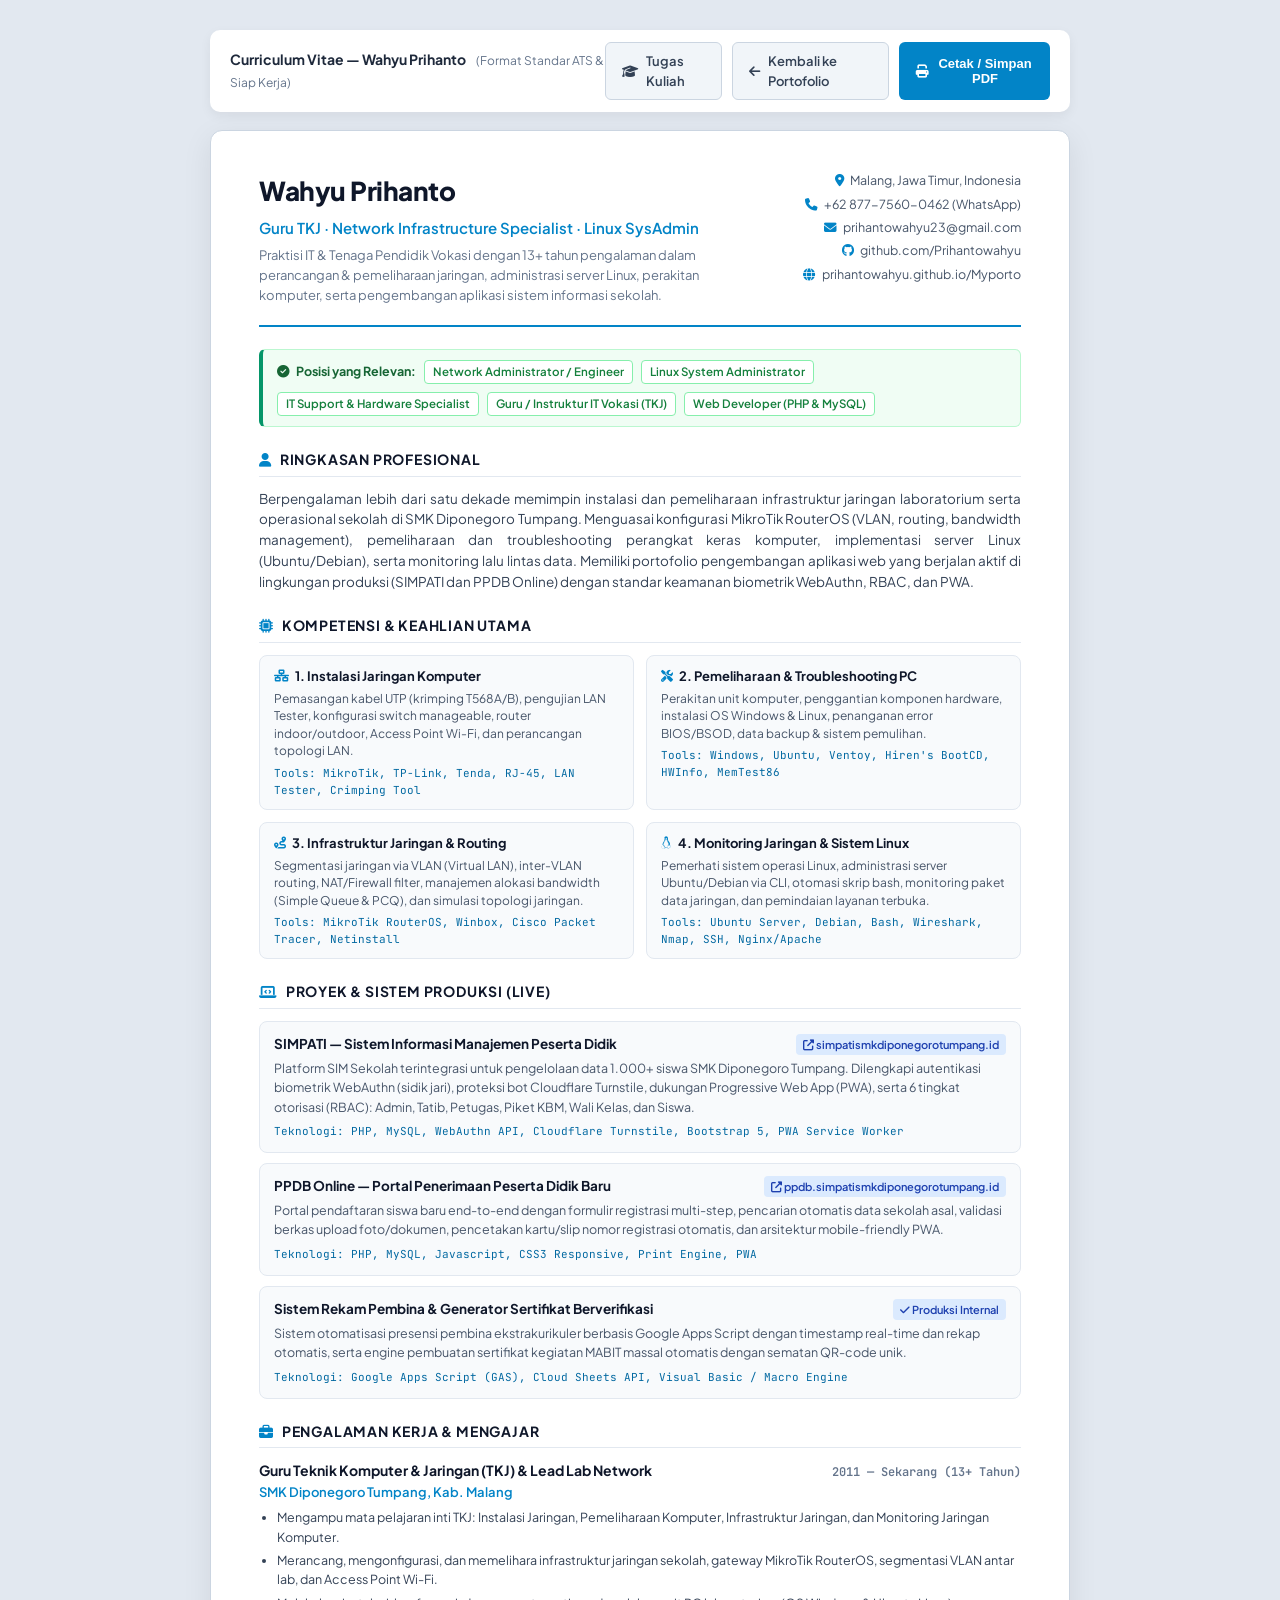
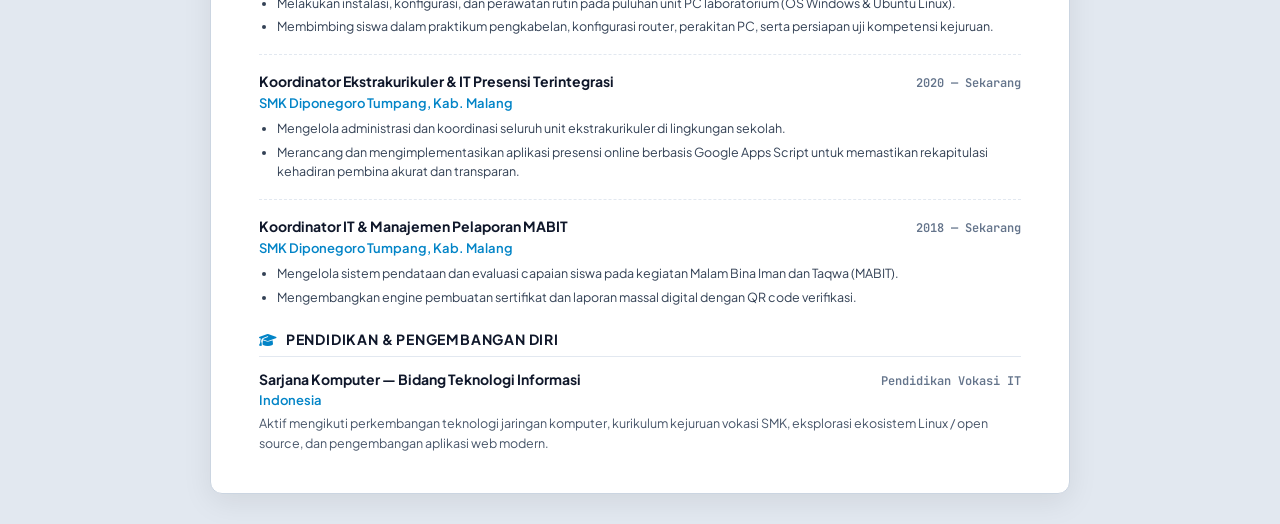
<file: cv.html>
<!DOCTYPE html>
<html lang="id">
<head>
    <meta charset="UTF-8">
    <meta name="viewport" content="width=device-width, initial-scale=1.0">
    <title>Curriculum Vitae — Wahyu Prihanto | Guru TKJ & Network Specialist</title>
    <meta name="description" content="Curriculum Vitae resmi Wahyu Prihanto. Praktisi IT & Pengajar TKJ dengan keahlian Instalasi Jaringan, Pemeliharaan Komputer, Infrastruktur Jaringan, Monitoring & Linux, serta Web Development.">
    <!-- Google Fonts -->
    <link rel="preconnect" href="https://fonts.googleapis.com">
    <link rel="preconnect" href="https://fonts.gstatic.com" crossorigin>
    <link href="https://fonts.googleapis.com/css2?family=Plus+Jakarta+Sans:wght@400;500;600;700;800&family=JetBrains+Mono:wght@400;500;600;700&display=swap" rel="stylesheet">
    <link rel="icon" type="image/jpeg" href="images/favicon.jpg">
    <link rel="stylesheet" href="https://cdnjs.cloudflare.com/ajax/libs/font-awesome/6.5.1/css/all.min.css">
    
    <style>
        :root {
            --primary: #0f172a;
            --primary-accent: #0284c7;
            --accent-green: #059669;
            --text-main: #1e293b;
            --text-muted: #64748b;
            --border-light: #e2e8f0;
            --bg-card: #f8fafc;
            --font-sans: 'Plus Jakarta Sans', -apple-system, BlinkMacSystemFont, sans-serif;
            --font-mono: 'JetBrains Mono', monospace;
        }

        * {
            box-sizing: border-box;
            margin: 0;
            padding: 0;
        }

        body {
            font-family: var(--font-sans);
            color: var(--text-main);
            background-color: #e2e8f0;
            line-height: 1.55;
            padding: 30px 15px;
            font-size: 14px;
        }

        .no-print-bar {
            max-width: 860px;
            margin: 0 auto 18px;
            display: flex;
            justify-content: space-between;
            align-items: center;
            background: #ffffff;
            padding: 12px 20px;
            border-radius: 10px;
            box-shadow: 0 4px 12px rgba(0,0,0,0.06);
        }

        .btn-action {
            display: inline-flex;
            align-items: center;
            gap: 8px;
            padding: 8px 16px;
            border-radius: 6px;
            font-weight: 600;
            font-size: 13px;
            text-decoration: none;
            cursor: pointer;
            transition: all 0.2s ease;
            border: 1px solid transparent;
        }

        .btn-print {
            background: #0284c7;
            color: #ffffff;
        }
        .btn-print:hover {
            background: #0369a1;
        }

        .btn-back {
            background: #f1f5f9;
            color: #334155;
            border-color: #cbd5e1;
        }
        .btn-back:hover {
            background: #e2e8f0;
        }

        /* CV Sheet / Paper Style */
        .cv-paper {
            max-width: 860px;
            margin: 0 auto;
            background: #ffffff;
            padding: 40px 48px;
            border-radius: 12px;
            box-shadow: 0 8px 30px rgba(0,0,0,0.08);
            border: 1px solid #cbd5e1;
        }

        /* Header */
        .cv-header {
            display: flex;
            justify-content: space-between;
            align-items: flex-start;
            border-bottom: 2px solid var(--primary-accent);
            padding-bottom: 20px;
            margin-bottom: 22px;
            gap: 20px;
        }

        .header-main h1 {
            font-size: 26px;
            font-weight: 800;
            color: var(--primary);
            letter-spacing: -0.5px;
            margin-bottom: 4px;
        }

        .header-main .job-title {
            font-size: 15px;
            font-weight: 600;
            color: var(--primary-accent);
            margin-bottom: 6px;
        }

        .header-main .summary-tagline {
            font-size: 13px;
            color: var(--text-muted);
            max-width: 500px;
        }

        .header-contacts {
            text-align: right;
            font-size: 12.5px;
            color: #475569;
            display: flex;
            flex-direction: column;
            gap: 4px;
        }

        .header-contacts a {
            color: inherit;
            text-decoration: none;
        }
        .header-contacts a:hover {
            color: var(--primary-accent);
            text-decoration: underline;
        }

        .header-contacts i {
            width: 16px;
            color: var(--primary-accent);
            margin-right: 4px;
        }

        /* Target Roles Banner */
        .target-roles-banner {
            background: #f0fdf4;
            border: 1px solid #bbf7d0;
            border-left: 4px solid var(--accent-green);
            padding: 10px 14px;
            border-radius: 6px;
            margin-bottom: 22px;
            display: flex;
            align-items: center;
            flex-wrap: wrap;
            gap: 8px;
        }

        .target-roles-title {
            font-weight: 700;
            font-size: 12.5px;
            color: #166534;
            display: flex;
            align-items: center;
            gap: 6px;
        }

        .role-chip {
            background: #ffffff;
            border: 1px solid #86efac;
            color: #15803d;
            font-size: 11.5px;
            font-weight: 600;
            padding: 2px 8px;
            border-radius: 4px;
        }

        /* Section Layout */
        .cv-section {
            margin-bottom: 22px;
        }

        .section-heading {
            font-size: 14px;
            font-weight: 700;
            text-transform: uppercase;
            letter-spacing: 0.8px;
            color: var(--primary);
            border-bottom: 1px solid var(--border-light);
            padding-bottom: 5px;
            margin-bottom: 12px;
            display: flex;
            align-items: center;
            gap: 8px;
        }

        .section-heading i {
            color: var(--primary-accent);
        }

        .text-p {
            font-size: 13.5px;
            color: #334155;
            text-align: justify;
            margin-bottom: 10px;
        }

        /* Skills 2-Column Grid */
        .skills-grid {
            display: grid;
            grid-template-columns: repeat(2, 1fr);
            gap: 12px;
        }

        .skill-box {
            background: var(--bg-card);
            border: 1px solid var(--border-light);
            border-radius: 8px;
            padding: 10px 14px;
        }

        .skill-box h4 {
            font-size: 13px;
            font-weight: 700;
            color: var(--primary);
            margin-bottom: 4px;
            display: flex;
            align-items: center;
            gap: 6px;
        }

        .skill-box h4 i {
            color: var(--primary-accent);
            font-size: 12px;
        }

        .skill-box p {
            font-size: 12px;
            color: #475569;
            line-height: 1.45;
        }

        .skill-box .tools-list {
            margin-top: 5px;
            font-family: var(--font-mono);
            font-size: 11px;
            color: #0369a1;
        }

        /* Experience Items */
        .timeline-item {
            margin-bottom: 16px;
            padding-bottom: 14px;
            border-bottom: 1px dashed var(--border-light);
        }
        .timeline-item:last-child {
            border-bottom: none;
            margin-bottom: 0;
            padding-bottom: 0;
        }

        .timeline-head {
            display: flex;
            justify-content: space-between;
            align-items: baseline;
            margin-bottom: 3px;
        }

        .timeline-title {
            font-size: 14px;
            font-weight: 700;
            color: var(--primary);
        }

        .timeline-org {
            font-size: 13px;
            font-weight: 600;
            color: var(--primary-accent);
        }

        .timeline-date {
            font-size: 12px;
            font-weight: 600;
            color: var(--text-muted);
            font-family: var(--font-mono);
        }

        .timeline-bullets {
            list-style: disc;
            margin-left: 18px;
            margin-top: 6px;
            font-size: 12.5px;
            color: #334155;
        }

        .timeline-bullets li {
            margin-bottom: 4px;
        }

        /* Projects Highlight */
        .project-item {
            background: var(--bg-card);
            border: 1px solid var(--border-light);
            border-radius: 8px;
            padding: 12px 14px;
            margin-bottom: 10px;
        }

        .project-item:last-child {
            margin-bottom: 0;
        }

        .project-title-row {
            display: flex;
            justify-content: space-between;
            align-items: center;
            margin-bottom: 4px;
        }

        .project-name {
            font-size: 13.5px;
            font-weight: 700;
            color: var(--primary);
        }

        .project-badge {
            font-size: 11px;
            background: #dbeafe;
            color: #1e40af;
            font-weight: 600;
            padding: 2px 7px;
            border-radius: 4px;
            text-decoration: none;
        }

        .project-badge:hover {
            background: #bfdbfe;
        }

        .project-desc {
            font-size: 12.5px;
            color: #475569;
            margin-bottom: 6px;
        }

        .project-tech {
            font-family: var(--font-mono);
            font-size: 11px;
            color: #0369a1;
        }

        /* Print Optimization */
        @media print {
            body {
                background: #ffffff;
                padding: 0;
                font-size: 12px;
            }
            .no-print-bar {
                display: none !important;
            }
            .cv-paper {
                box-shadow: none;
                border: none;
                padding: 0;
                max-width: 100%;
            }
            .skills-grid {
                grid-template-columns: repeat(2, 1fr);
                gap: 8px;
            }
            .skill-box, .project-item {
                border-color: #cbd5e1;
                padding: 8px 10px;
            }
            .cv-section {
                margin-bottom: 16px;
                page-break-inside: avoid;
            }
            a {
                text-decoration: none !important;
                color: inherit !important;
            }
        }

        @media (max-width: 768px) {
            .cv-paper {
                padding: 24px 20px;
            }
            .cv-header {
                flex-direction: column;
                gap: 12px;
            }
            .header-contacts {
                text-align: left;
            }
            .skills-grid {
                grid-template-columns: 1fr;
            }
            .timeline-head {
                flex-direction: column;
                gap: 2px;
            }
        }
    </style>
</head>
<body>

    <!-- Bar Aksi (Hanya Tampil di Layar / Tidak Dicetak) -->
    <div class="no-print-bar">
        <div>
            <strong>Curriculum Vitae — Wahyu Prihanto</strong>
            <span style="font-size: 12px; color: #64748b; margin-left: 8px;">(Format Standar ATS & Siap Kerja)</span>
        </div>
        <div style="display: flex; gap: 10px;">
            <a href="tugas.html" class="btn-action btn-back" title="Lihat Repositori & Tugas Kuliah">
                <i class="fas fa-graduation-cap"></i> Tugas Kuliah
            </a>
            <a href="index.html" class="btn-action btn-back">
                <i class="fas fa-arrow-left"></i> Kembali ke Portofolio
            </a>
            <button onclick="window.print()" class="btn-action btn-print">
                <i class="fas fa-print"></i> Cetak / Simpan PDF
            </button>
        </div>
    </div>

    <!-- CV Paper Container -->
    <main class="cv-paper">
        <!-- Header -->
        <header class="cv-header">
            <div class="header-main">
                <h1>Wahyu Prihanto</h1>
                <div class="job-title">Guru TKJ · Network Infrastructure Specialist · Linux SysAdmin</div>
                <div class="summary-tagline">
                    Praktisi IT & Tenaga Pendidik Vokasi dengan 13+ tahun pengalaman dalam perancangan & pemeliharaan jaringan, administrasi server Linux, perakitan komputer, serta pengembangan aplikasi sistem informasi sekolah.
                </div>
            </div>
            <div class="header-contacts">
                <div><i class="fas fa-location-dot"></i> Malang, Jawa Timur, Indonesia</div>
                <div><i class="fas fa-phone"></i> +62 877-7560-0462 (WhatsApp)</div>
                <div><i class="fas fa-envelope"></i> <a href="mailto:prihantowahyu23@gmail.com">prihantowahyu23@gmail.com</a></div>
                <div><i class="fab fa-github"></i> <a href="https://github.com/Prihantowahyu" target="_blank">github.com/Prihantowahyu</a></div>
                <div><i class="fas fa-globe"></i> <a href="index.html">prihantowahyu.github.io/Myporto</a></div>
            </div>
        </header>

        <!-- Target Roles / Open for Positions -->
        <div class="target-roles-banner">
            <span class="target-roles-title"><i class="fas fa-check-circle"></i> Posisi yang Relevan:</span>
            <span class="role-chip">Network Administrator / Engineer</span>
            <span class="role-chip">Linux System Administrator</span>
            <span class="role-chip">IT Support & Hardware Specialist</span>
            <span class="role-chip">Guru / Instruktur IT Vokasi (TKJ)</span>
            <span class="role-chip">Web Developer (PHP & MySQL)</span>
        </div>

        <!-- Ringkasan Profesional -->
        <section class="cv-section">
            <h2 class="section-heading"><i class="fas fa-user"></i> Ringkasan Profesional</h2>
            <p class="text-p">
                Berpengalaman lebih dari satu dekade memimpin instalasi dan pemeliharaan infrastruktur jaringan laboratorium serta operasional sekolah di SMK Diponegoro Tumpang. Menguasai konfigurasi MikroTik RouterOS (VLAN, routing, bandwidth management), pemeliharaan dan troubleshooting perangkat keras komputer, implementasi server Linux (Ubuntu/Debian), serta monitoring lalu lintas data. Memiliki portofolio pengembangan aplikasi web yang berjalan aktif di lingkungan produksi (SIMPATI dan PPDB Online) dengan standar keamanan biometrik WebAuthn, RBAC, dan PWA.
            </p>
        </section>

        <!-- Kompetensi & Keahlian Teknis (Sesuai 4 Materi Pokok + Web Dev) -->
        <section class="cv-section">
            <h2 class="section-heading"><i class="fas fa-microchip"></i> Kompetensi & Keahlian Utama</h2>
            <div class="skills-grid">
                <!-- 1. Instalasi Jaringan -->
                <div class="skill-box">
                    <h4><i class="fas fa-network-wired"></i> 1. Instalasi Jaringan Komputer</h4>
                    <p>Pemasangan kabel UTP (krimping T568A/B), pengujian LAN Tester, konfigurasi switch manageable, router indoor/outdoor, Access Point Wi-Fi, dan perancangan topologi LAN.</p>
                    <div class="tools-list">Tools: MikroTik, TP-Link, Tenda, RJ-45, LAN Tester, Crimping Tool</div>
                </div>

                <!-- 2. Pemeliharaan Komputer -->
                <div class="skill-box">
                    <h4><i class="fas fa-screwdriver-wrench"></i> 2. Pemeliharaan & Troubleshooting PC</h4>
                    <p>Perakitan unit komputer, penggantian komponen hardware, instalasi OS Windows & Linux, penanganan error BIOS/BSOD, data backup & sistem pemulihan.</p>
                    <div class="tools-list">Tools: Windows, Ubuntu, Ventoy, Hiren's BootCD, HWInfo, MemTest86</div>
                </div>

                <!-- 3. Infrastruktur Jaringan -->
                <div class="skill-box">
                    <h4><i class="fas fa-route"></i> 3. Infrastruktur Jaringan & Routing</h4>
                    <p>Segmentasi jaringan via VLAN (Virtual LAN), inter-VLAN routing, NAT/Firewall filter, manajemen alokasi bandwidth (Simple Queue & PCQ), dan simulasi topologi jaringan.</p>
                    <div class="tools-list">Tools: MikroTik RouterOS, Winbox, Cisco Packet Tracer, Netinstall</div>
                </div>

                <!-- 4. Monitoring & Sistem Linux -->
                <div class="skill-box">
                    <h4><i class="fab fa-linux"></i> 4. Monitoring Jaringan & Sistem Linux</h4>
                    <p>Pemerhati sistem operasi Linux, administrasi server Ubuntu/Debian via CLI, otomasi skrip bash, monitoring paket data jaringan, dan pemindaian layanan terbuka.</p>
                    <div class="tools-list">Tools: Ubuntu Server, Debian, Bash, Wireshark, Nmap, SSH, Nginx/Apache</div>
                </div>
            </div>
        </section>

        <!-- Proyek Nyata & Sistem Terverifikasi -->
        <section class="cv-section">
            <h2 class="section-heading"><i class="fas fa-laptop-code"></i> Proyek & Sistem Produksi (Live)</h2>

            <!-- SIMPATI -->
            <div class="project-item">
                <div class="project-title-row">
                    <span class="project-name">SIMPATI — Sistem Informasi Manajemen Peserta Didik</span>
                    <a href="https://simpatismkdiponegorotumpang.id/auth/login" target="_blank" class="project-badge">
                        <i class="fas fa-external-link-alt"></i> simpatismkdiponegorotumpang.id
                    </a>
                </div>
                <div class="project-desc">
                    Platform SIM Sekolah terintegrasi untuk pengelolaan data 1.000+ siswa SMK Diponegoro Tumpang. Dilengkapi autentikasi biometrik WebAuthn (sidik jari), proteksi bot Cloudflare Turnstile, dukungan Progressive Web App (PWA), serta 6 tingkat otorisasi (RBAC): Admin, Tatib, Petugas, Piket KBM, Wali Kelas, dan Siswa.
                </div>
                <div class="project-tech">Teknologi: PHP, MySQL, WebAuthn API, Cloudflare Turnstile, Bootstrap 5, PWA Service Worker</div>
            </div>

            <!-- PPDB Online -->
            <div class="project-item">
                <div class="project-title-row">
                    <span class="project-name">PPDB Online — Portal Penerimaan Peserta Didik Baru</span>
                    <a href="https://ppdb.simpatismkdiponegorotumpang.id/index.php" target="_blank" class="project-badge">
                        <i class="fas fa-external-link-alt"></i> ppdb.simpatismkdiponegorotumpang.id
                    </a>
                </div>
                <div class="project-desc">
                    Portal pendaftaran siswa baru end-to-end dengan formulir registrasi multi-step, pencarian otomatis data sekolah asal, validasi berkas upload foto/dokumen, pencetakan kartu/slip nomor registrasi otomatis, dan arsitektur mobile-friendly PWA.
                </div>
                <div class="project-tech">Teknologi: PHP, MySQL, Javascript, CSS3 Responsive, Print Engine, PWA</div>
            </div>

            <!-- Sistem Ekstra & Sertifikat Digital -->
            <div class="project-item">
                <div class="project-title-row">
                    <span class="project-name">Sistem Rekam Pembina & Generator Sertifikat Berverifikasi</span>
                    <span class="project-badge"><i class="fas fa-check"></i> Produksi Internal</span>
                </div>
                <div class="project-desc">
                    Sistem otomatisasi presensi pembina ekstrakurikuler berbasis Google Apps Script dengan timestamp real-time dan rekap otomatis, serta engine pembuatan sertifikat kegiatan MABIT massal otomatis dengan sematan QR-code unik.
                </div>
                <div class="project-tech">Teknologi: Google Apps Script (GAS), Cloud Sheets API, Visual Basic / Macro Engine</div>
            </div>
        </section>

        <!-- Pengalaman Kerja & Pengabdian -->
        <section class="cv-section">
            <h2 class="section-heading"><i class="fas fa-briefcase"></i> Pengalaman Kerja & Mengajar</h2>

            <!-- Role 1 -->
            <div class="timeline-item">
                <div class="timeline-head">
                    <div>
                        <span class="timeline-title">Guru Teknik Komputer & Jaringan (TKJ) & Lead Lab Network</span>
                        <div class="timeline-org">SMK Diponegoro Tumpang, Kab. Malang</div>
                    </div>
                    <span class="timeline-date">2011 — Sekarang (13+ Tahun)</span>
                </div>
                <ul class="timeline-bullets">
                    <li>Mengampu mata pelajaran inti TKJ: Instalasi Jaringan, Pemeliharaan Komputer, Infrastruktur Jaringan, dan Monitoring Jaringan Komputer.</li>
                    <li>Merancang, mengonfigurasi, dan memelihara infrastruktur jaringan sekolah, gateway MikroTik RouterOS, segmentasi VLAN antar lab, dan Access Point Wi-Fi.</li>
                    <li>Melakukan instalasi, konfigurasi, dan perawatan rutin pada puluhan unit PC laboratorium (OS Windows & Ubuntu Linux).</li>
                    <li>Membimbing siswa dalam praktikum pengkabelan, konfigurasi router, perakitan PC, serta persiapan uji kompetensi kejuruan.</li>
                </ul>
            </div>

            <!-- Role 2 -->
            <div class="timeline-item">
                <div class="timeline-head">
                    <div>
                        <span class="timeline-title">Koordinator Ekstrakurikuler & IT Presensi Terintegrasi</span>
                        <div class="timeline-org">SMK Diponegoro Tumpang, Kab. Malang</div>
                    </div>
                    <span class="timeline-date">2020 — Sekarang</span>
                </div>
                <ul class="timeline-bullets">
                    <li>Mengelola administrasi dan koordinasi seluruh unit ekstrakurikuler di lingkungan sekolah.</li>
                    <li>Merancang dan mengimplementasikan aplikasi presensi online berbasis Google Apps Script untuk memastikan rekapitulasi kehadiran pembina akurat dan transparan.</li>
                </ul>
            </div>

            <!-- Role 3 -->
            <div class="timeline-item">
                <div class="timeline-head">
                    <div>
                        <span class="timeline-title">Koordinator IT & Manajemen Pelaporan MABIT</span>
                        <div class="timeline-org">SMK Diponegoro Tumpang, Kab. Malang</div>
                    </div>
                    <span class="timeline-date">2018 — Sekarang</span>
                </div>
                <ul class="timeline-bullets">
                    <li>Mengelola sistem pendataan dan evaluasi capaian siswa pada kegiatan Malam Bina Iman dan Taqwa (MABIT).</li>
                    <li>Mengembangkan engine pembuatan sertifikat dan laporan massal digital dengan QR code verifikasi.</li>
                </ul>
            </div>
        </section>

        <!-- Pendidikan & Pelatihan -->
        <section class="cv-section" style="margin-bottom: 0;">
            <h2 class="section-heading"><i class="fas fa-graduation-cap"></i> Pendidikan & Pengembangan Diri</h2>
            <div class="timeline-item" style="border-bottom: none; padding-bottom: 0;">
                <div class="timeline-head">
                    <div>
                        <span class="timeline-title">Sarjana Komputer — Bidang Teknologi Informasi</span>
                        <div class="timeline-org">Indonesia</div>
                    </div>
                    <span class="timeline-date">Pendidikan Vokasi IT</span>
                </div>
                <p style="font-size: 12.5px; color: #475569; margin-top: 4px;">
                    Aktif mengikuti perkembangan teknologi jaringan komputer, kurikulum kejuruan vokasi SMK, eksplorasi ekosistem Linux / open source, dan pengembangan aplikasi web modern.
                </p>
            </div>
        </section>
    </main>

</body>
</html>
</file>
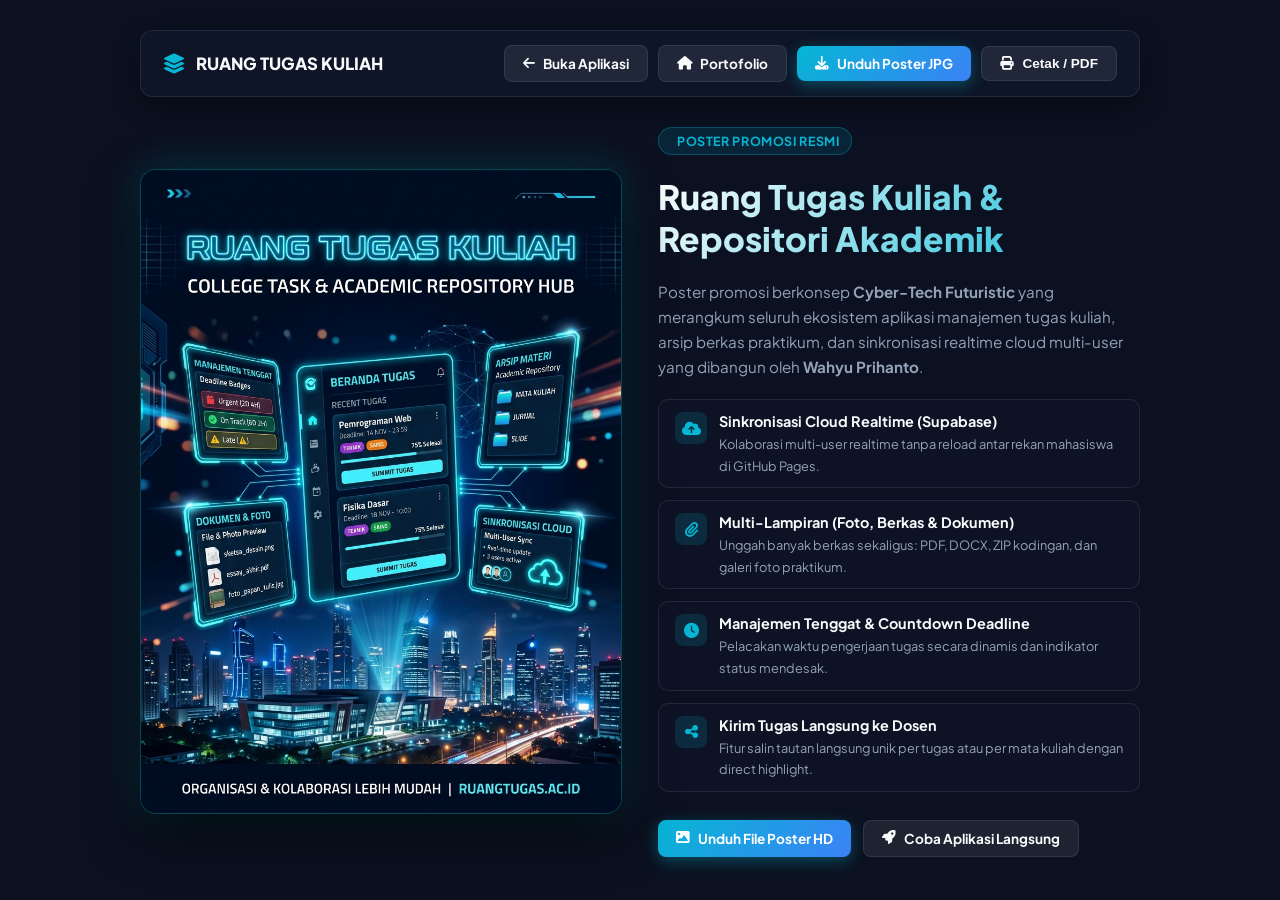
<file: poster.html>
<!DOCTYPE html>
<html lang="id">
<head>
    <meta charset="UTF-8">
    <meta name="viewport" content="width=device-width, initial-scale=1.0">
    <title>Poster Promosi — Ruang Tugas Kuliah & Portofolio Wahyu Prihanto</title>
    <meta name="description" content="Poster promosi resmi aplikasi web Ruang Tugas Kuliah & Repositori Akademik oleh Wahyu Prihanto.">
    <!-- Google Fonts -->
    <link rel="preconnect" href="https://fonts.googleapis.com">
    <link rel="preconnect" href="https://fonts.gstatic.com" crossorigin>
    <link href="https://fonts.googleapis.com/css2?family=Plus+Jakarta+Sans:wght@400;500;600;700;800&family=JetBrains+Mono:wght@400;600;700&display=swap" rel="stylesheet">
    <link rel="icon" type="image/jpeg" href="images/favicon.jpg">
    <link rel="stylesheet" href="https://cdnjs.cloudflare.com/ajax/libs/font-awesome/6.5.1/css/all.min.css">

    <style>
        :root {
            --bg-dark: #0b1120;
            --bg-card: #0f172a;
            --border-color: rgba(148, 163, 184, 0.15);
            --neon-cyan: #06b6d4;
            --neon-blue: #3b82f6;
            --neon-green: #10b981;
            --text-primary: #f8fafc;
            --text-secondary: #94a3b8;
            --font-sans: 'Plus Jakarta Sans', -apple-system, sans-serif;
            --font-mono: 'JetBrains Mono', monospace;
        }

        * {
            box-sizing: border-box;
            margin: 0;
            padding: 0;
        }

        body {
            font-family: var(--font-sans);
            background-color: var(--bg-dark);
            color: var(--text-primary);
            min-height: 100vh;
            padding: 30px 20px;
            display: flex;
            flex-direction: column;
            align-items: center;
        }

        /* Top Navigation Bar */
        .top-bar {
            width: 100%;
            max-width: 1000px;
            display: flex;
            justify-content: space-between;
            align-items: center;
            background: rgba(15, 23, 42, 0.85);
            backdrop-filter: blur(12px);
            border: 1px solid var(--border-color);
            padding: 14px 22px;
            border-radius: 12px;
            margin-bottom: 30px;
            box-shadow: 0 10px 25px rgba(0,0,0,0.4);
            flex-wrap: wrap;
            gap: 12px;
        }

        .bar-brand {
            display: flex;
            align-items: center;
            gap: 10px;
            font-weight: 800;
            font-size: 1.05rem;
            color: var(--text-primary);
        }

        .bar-brand i {
            color: var(--neon-cyan);
            font-size: 1.25rem;
        }

        .bar-actions {
            display: flex;
            align-items: center;
            gap: 10px;
            flex-wrap: wrap;
        }

        .btn {
            display: inline-flex;
            align-items: center;
            gap: 8px;
            padding: 9px 18px;
            border-radius: 8px;
            font-weight: 700;
            font-size: 0.85rem;
            text-decoration: none;
            cursor: pointer;
            transition: all 0.2s ease;
            border: none;
        }

        .btn-primary {
            background: linear-gradient(135deg, var(--neon-cyan), var(--neon-blue));
            color: #ffffff;
            box-shadow: 0 4px 15px rgba(6, 182, 212, 0.35);
        }

        .btn-primary:hover {
            transform: translateY(-2px);
            box-shadow: 0 6px 20px rgba(6, 182, 212, 0.5);
        }

        .btn-secondary {
            background: rgba(255, 255, 255, 0.08);
            color: var(--text-primary);
            border: 1px solid var(--border-color);
        }

        .btn-secondary:hover {
            background: rgba(255, 255, 255, 0.15);
            color: #ffffff;
            transform: translateY(-2px);
        }

        /* Poster Showcase Grid */
        .showcase-grid {
            width: 100%;
            max-width: 1000px;
            display: grid;
            grid-template-columns: 1fr 1fr;
            gap: 36px;
            align-items: center;
        }

        /* Poster Frame */
        .poster-frame {
            position: relative;
            border-radius: 16px;
            overflow: hidden;
            border: 1px solid rgba(6, 182, 212, 0.4);
            box-shadow: 0 20px 50px rgba(0, 0, 0, 0.7), 0 0 40px rgba(6, 182, 212, 0.25);
            background: #000000;
            transition: transform 0.3s ease;
        }

        .poster-frame:hover {
            transform: translateY(-5px) scale(1.01);
            box-shadow: 0 25px 60px rgba(0, 0, 0, 0.8), 0 0 50px rgba(6, 182, 212, 0.4);
        }

        .poster-img {
            width: 100%;
            height: auto;
            display: block;
        }

        /* Details Column */
        .poster-details {
            display: flex;
            flex-direction: column;
            gap: 20px;
        }

        .badge-kicker {
            display: inline-flex;
            align-items: center;
            gap: 6px;
            padding: 5px 12px;
            border-radius: 9999px;
            background: rgba(6, 182, 212, 0.12);
            border: 1px solid rgba(6, 182, 212, 0.3);
            color: var(--neon-cyan);
            font-size: 0.78rem;
            font-weight: 700;
            letter-spacing: 0.05em;
            align-self: flex-start;
        }

        .poster-title {
            font-size: 2.1rem;
            font-weight: 800;
            line-height: 1.25;
            background: linear-gradient(135deg, #ffffff, var(--neon-cyan));
            -webkit-background-clip: text;
            -webkit-text-fill-color: transparent;
        }

        .poster-desc {
            font-size: 0.95rem;
            line-height: 1.65;
            color: var(--text-secondary);
        }

        .features-list {
            display: flex;
            flex-direction: column;
            gap: 12px;
        }

        .feature-item {
            display: flex;
            align-items: flex-start;
            gap: 12px;
            background: rgba(15, 23, 42, 0.6);
            border: 1px solid var(--border-color);
            padding: 12px 16px;
            border-radius: 10px;
            transition: border-color 0.2s ease;
        }

        .feature-item:hover {
            border-color: var(--neon-cyan);
        }

        .feature-icon {
            width: 32px;
            height: 32px;
            border-radius: 8px;
            background: rgba(6, 182, 212, 0.15);
            color: var(--neon-cyan);
            display: flex;
            align-items: center;
            justify-content: center;
            font-size: 0.95rem;
            flex-shrink: 0;
        }

        .feature-text strong {
            display: block;
            font-size: 0.9rem;
            color: var(--text-primary);
            margin-bottom: 2px;
        }

        .feature-text span {
            font-size: 0.8rem;
            color: var(--text-secondary);
            line-height: 1.45;
        }

        .cta-box {
            display: flex;
            gap: 12px;
            margin-top: 8px;
            flex-wrap: wrap;
        }

        /* Print Media Style */
        @media print {
            body {
                background: #ffffff;
                color: #000000;
                padding: 0;
            }
            .top-bar, .poster-details, .cta-box {
                display: none !important;
            }
            .showcase-grid {
                display: block;
            }
            .poster-frame {
                border: none;
                box-shadow: none;
                border-radius: 0;
            }
        }

        @media (max-width: 820px) {
            .showcase-grid {
                grid-template-columns: 1fr;
            }
            .poster-title {
                font-size: 1.7rem;
            }
        }
    </style>
</head>
<body>

    <!-- Bar Aksi Atas -->
    <header class="top-bar">
        <div class="bar-brand">
            <i class="fas fa-layer-group"></i>
            <span>RUANG TUGAS KULIAH</span>
        </div>
        <div class="bar-actions">
            <a href="tugas.html" class="btn btn-secondary">
                <i class="fas fa-arrow-left"></i> Buka Aplikasi
            </a>
            <a href="index.html" class="btn btn-secondary">
                <i class="fas fa-house"></i> Portofolio
            </a>
            <a href="images/poster-ruang-tugas.jpg" download="Poster-Ruang-Tugas-Kuliah.jpg" class="btn btn-primary">
                <i class="fas fa-download"></i> Unduh Poster JPG
            </a>
            <button onclick="window.print()" class="btn btn-secondary" title="Cetak / Simpan PDF">
                <i class="fas fa-print"></i> Cetak / PDF
            </button>
        </div>
    </header>

    <!-- Grid Presentasi Poster -->
    <main class="showcase-grid">
        <!-- Frame Poster -->
        <div class="poster-frame">
            <img src="images/poster-ruang-tugas.jpg" alt="Poster Promosi Ruang Tugas Kuliah" class="poster-img">
        </div>

        <!-- Rincian Fitur & Informasi Poster -->
        <div class="poster-details">
            <div class="badge-kicker">
                <i class="fas fa-sparkles"></i> POSTER PROMOSI RESMI
            </div>

            <h1 class="poster-title">
                Ruang Tugas Kuliah &amp; Repositori Akademik
            </h1>

            <p class="poster-desc">
                Poster promosi berkonsep <strong>Cyber-Tech Futuristic</strong> yang merangkum seluruh ekosistem aplikasi manajemen tugas kuliah, arsip berkas praktikum, dan sinkronisasi realtime cloud multi-user yang dibangun oleh <strong>Wahyu Prihanto</strong>.
            </p>

            <div class="features-list">
                <div class="feature-item">
                    <div class="feature-icon"><i class="fas fa-cloud-arrow-up"></i></div>
                    <div class="feature-text">
                        <strong>Sinkronisasi Cloud Realtime (Supabase)</strong>
                        <span>Kolaborasi multi-user realtime tanpa reload antar rekan mahasiswa di GitHub Pages.</span>
                    </div>
                </div>

                <div class="feature-item">
                    <div class="feature-icon"><i class="fas fa-paperclip"></i></div>
                    <div class="feature-text">
                        <strong>Multi-Lampiran (Foto, Berkas &amp; Dokumen)</strong>
                        <span>Unggah banyak berkas sekaligus: PDF, DOCX, ZIP kodingan, dan galeri foto praktikum.</span>
                    </div>
                </div>

                <div class="feature-item">
                    <div class="feature-icon"><i class="fas fa-clock"></i></div>
                    <div class="feature-text">
                        <strong>Manajemen Tenggat &amp; Countdown Deadline</strong>
                        <span>Pelacakan waktu pengerjaan tugas secara dinamis dan indikator status mendesak.</span>
                    </div>
                </div>

                <div class="feature-item">
                    <div class="feature-icon"><i class="fas fa-share-nodes"></i></div>
                    <div class="feature-text">
                        <strong>Kirim Tugas Langsung ke Dosen</strong>
                        <span>Fitur salin tautan langsung unik per tugas atau per mata kuliah dengan direct highlight.</span>
                    </div>
                </div>
            </div>

            <div class="cta-box">
                <a href="images/poster-ruang-tugas.jpg" download="Poster-Ruang-Tugas-Kuliah.jpg" class="btn btn-primary">
                    <i class="fas fa-image"></i> Unduh File Poster HD
                </a>
                <a href="tugas.html" class="btn btn-secondary">
                    <i class="fas fa-rocket"></i> Coba Aplikasi Langsung
                </a>
            </div>
        </div>
    </main>

</body>
</html>
</file>
<file: css/style.css>
/* ==========================================================================
   WAHYU PRIHANTO — Guru TKJ & Spesialis Jaringan Komputer
   Design System: Ultra-Modern Professional Portfolio v3.4.0
   Aesthetic: Pristine Light, Elegant Slate, Royal Blue & Emerald Accents
   Crafted for Visual Excellence, SEO Supremacy & Mobile Precision
   ========================================================================== */

/* ==================== ROOT VARIABLES & DESIGN TOKENS ==================== */
:root {
    /* ---- Pristine Light Palette (Default) ---- */
    --bg-primary:      #f8fafc;
    --bg-secondary:    #ffffff;
    --bg-surface:      #ffffff;
    --bg-card:         #ffffff;
    --bg-card-hover:   #fcfdfd;
    --bg-subtle:       #f1f5f9;
    --bg-glass:        rgba(255, 255, 255, 0.85);
    --bg-glass-strong: rgba(255, 255, 255, 0.95);
    --bg-dark-accent:  #0f172a;

    /* ---- Brand Accent Colors ---- */
    --accent:          #059669;          /* Emerald Green (Growth, Success, Trust) */
    --accent-light:    #10b981;
    --accent-soft:     rgba(5, 150, 105, 0.08);
    --accent-border:   rgba(5, 150, 105, 0.22);
    --accent-glow:     rgba(16, 185, 129, 0.18);

    --accent-2:        #2563eb;          /* Royal Sapphire Blue (Tech, Education) */
    --accent-2-light:  #3b82f6;
    --accent-2-soft:   rgba(37, 99, 235, 0.08);
    --accent-2-border: rgba(37, 99, 235, 0.22);
    --accent-2-glow:   rgba(37, 99, 235, 0.16);

    --accent-amber:    #d97706;          /* Warm Gold / Amber */
    --accent-amber-soft: rgba(217, 119, 6, 0.08);
    --accent-purple:   #7c3aed;
    --accent-purple-soft: rgba(124, 58, 237, 0.08);
    --accent-red:      #dc2626;

    /* Semantic Compatibility Aliases */
    --neon-green:      var(--accent);
    --neon-green-glow: var(--accent-glow);
    --neon-cyan:       var(--accent-2);
    --neon-cyan-glow:  var(--accent-2-glow);
    --neon-purple:     var(--accent-purple);
    --neon-alert:      var(--accent-red);
    --neon-amber:      var(--accent-amber);

    /* ---- Text Hierarchy ---- */
    --text-primary:    #0f172a;          /* Deep Obsidian Navy */
    --text-secondary:  #334155;          /* Crisp Slate */
    --text-muted:      #64748b;          /* Soft Supporting Slate */
    --text-light:      #94a3b8;
    --text-inverse:    #ffffff;
    --text-code:       #047857;

    /* ---- Borders & Dividing Lines ---- */
    --border-color:    #e2e8f0;
    --border-subtle:   rgba(226, 232, 240, 0.8);
    --border-focus:    #2563eb;
    --border-bright:   rgba(37, 99, 235, 0.35);
    --border-card:     rgba(226, 232, 240, 0.95);

    /* ---- Shadows (Layered Natural Ambiance) ---- */
    --shadow-sm:       0 1px 2px 0 rgba(15, 23, 42, 0.04);
    --shadow-card:     0 4px 16px -2px rgba(15, 23, 42, 0.05), 0 2px 6px -1px rgba(15, 23, 42, 0.02);
    --shadow-hover:    0 16px 32px -4px rgba(15, 23, 42, 0.09), 0 4px 12px -2px rgba(15, 23, 42, 0.04);
    --shadow-floating: 0 20px 40px -8px rgba(15, 23, 42, 0.12);
    --shadow-cyber:    0 8px 24px rgba(37, 99, 235, 0.08);
    --shadow-glow:     0 0 20px rgba(37, 99, 235, 0.12);

    /* ---- Typography ---- */
    --font-sans:       'Inter', -apple-system, BlinkMacSystemFont, 'Segoe UI', Roboto, sans-serif;
    --font-display:    'Poppins', 'Inter', sans-serif;
    --font-mono:       'JetBrains Mono', 'Consolas', monospace;

    /* ---- Radii & Spacing ---- */
    --radius-xs: 4px;
    --radius-sm: 8px;
    --radius-md: 14px;
    --radius-lg: 20px;
    --radius-xl: 28px;
    --radius-full: 9999px;

    /* ---- Transitions ---- */
    --transition:      all 0.25s cubic-bezier(0.16, 1, 0.3, 1);
    --transition-slow: all 0.4s cubic-bezier(0.16, 1, 0.3, 1);
    --transition-bounce: all 0.35s cubic-bezier(0.34, 1.56, 0.64, 1);
}

/* ==================== DARK THEME SUPPORT (ELEGANT MIDNIGHT) ==================== */
[data-theme="dark"] {
    --bg-primary:      #0b1120;
    --bg-secondary:    #0f172a;
    --bg-surface:      #131e36;
    --bg-card:         #131e36;
    --bg-card-hover:   #172440;
    --bg-subtle:       #1e293b;
    --bg-glass:        rgba(15, 23, 42, 0.88);
    --bg-glass-strong: rgba(15, 23, 42, 0.96);

    --accent:          #10b981;
    --accent-light:    #34d399;
    --accent-soft:     rgba(16, 185, 129, 0.12);
    --accent-border:   rgba(16, 185, 129, 0.3);
    --accent-glow:     rgba(16, 185, 129, 0.25);

    --accent-2:        #3b82f6;
    --accent-2-light:  #60a5fa;
    --accent-2-soft:   rgba(59, 130, 246, 0.12);
    --accent-2-border: rgba(59, 130, 246, 0.3);
    --accent-2-glow:   rgba(59, 130, 246, 0.22);

    --text-primary:    #f8fafc;
    --text-secondary:  #cbd5e1;
    --text-muted:      #94a3b8;
    --text-light:      #64748b;
    --text-code:       #34d399;

    --border-color:    rgba(51, 65, 85, 0.7);
    --border-subtle:   rgba(51, 65, 85, 0.5);
    --border-card:     rgba(51, 65, 85, 0.65);

    --shadow-card:     0 4px 20px rgba(0, 0, 0, 0.35);
    --shadow-hover:    0 16px 36px rgba(0, 0, 0, 0.5);
    --shadow-floating: 0 24px 48px rgba(0, 0, 0, 0.6);
}

/* ==================== BASE & RESET ==================== */
*, *::before, *::after {
    margin: 0;
    padding: 0;
    box-sizing: border-box;
}

html {
    scroll-behavior: smooth;
    scroll-padding-top: 100px;
    font-size: 16px;
    -webkit-text-size-adjust: 100%;
}

body.cyber-body {
    font-family: var(--font-sans);
    background-color: var(--bg-primary);
    background-image: 
        radial-gradient(ellipse at 10% 0%, rgba(37, 99, 235, 0.04) 0%, transparent 55%),
        radial-gradient(ellipse at 90% 12%, rgba(16, 185, 129, 0.04) 0%, transparent 50%),
        radial-gradient(ellipse at 50% 100%, rgba(37, 99, 235, 0.03) 0%, transparent 60%);
    background-attachment: fixed;
    color: var(--text-primary);
    line-height: 1.65;
    overflow-x: hidden;
    position: relative;
    min-height: 100vh;
    transition: background-color 0.3s ease, color 0.3s ease;
    -webkit-font-smoothing: antialiased;
    -moz-osx-font-smoothing: grayscale;
}

/* Network Topology Canvas (Soft, Ambient, Clean) */
.cyber-canvas {
    position: fixed;
    top: 0;
    left: 0;
    width: 100vw;
    height: 100vh;
    z-index: 0;
    pointer-events: none;
    opacity: 0.12;
}

/* Turn off dated scanlines */
.cyber-scanlines,
.photo-scanline-effect,
.project-overlay-scan {
    display: none !important;
}

/* Main Layout Container */
.container {
    max-width: 1240px;
    margin: 0 auto;
    padding: 0 1.5rem;
    position: relative;
    z-index: 2;
}

/* ==================== TYPOGRAPHY ==================== */
h1, h2, h3, h4, h5, h6 {
    font-family: var(--font-display);
    color: var(--text-primary);
    font-weight: 700;
    line-height: 1.25;
    letter-spacing: -0.02em;
}

p {
    color: var(--text-secondary);
}

a {
    color: inherit;
    text-decoration: none;
    transition: var(--transition);
}

code {
    font-family: var(--font-mono);
    color: var(--text-code);
    font-size: 0.85em;
    background: var(--accent-soft);
    padding: 3px 7px;
    border-radius: var(--radius-xs);
    border: 1px solid var(--accent-border);
}

.text-neon-green { color: var(--accent) !important; }
.text-neon-cyan  { color: var(--accent-2) !important; }
.text-neon-purple{ color: var(--accent-purple) !important; }
.text-neon-alert { color: var(--accent-red) !important; }
.text-neon-amber { color: var(--accent-amber) !important; }

.text-gradient-cyber,
.text-gradient-pro {
    background: linear-gradient(135deg, #1d4ed8 0%, #059669 100%);
    -webkit-background-clip: text;
    -webkit-text-fill-color: transparent;
    display: inline-block;
}

[data-theme="dark"] .text-gradient-cyber,
[data-theme="dark"] .text-gradient-pro {
    background: linear-gradient(135deg, #60a5fa 0%, #34d399 100%);
    -webkit-background-clip: text;
    -webkit-text-fill-color: transparent;
}

/* Status Pulse Dot Indicator */
.status-pulse-dot {
    display: inline-block;
    width: 9px;
    height: 9px;
    border-radius: 50%;
    position: relative;
    flex-shrink: 0;
}

.status-pulse-dot.online {
    background-color: var(--accent);
    box-shadow: 0 0 0 2px rgba(5, 150, 105, 0.2);
}

.status-pulse-dot.online::after {
    content: '';
    position: absolute;
    inset: -3px;
    border-radius: 50%;
    border: 1.5px solid var(--accent);
    animation: elegantPulse 2s cubic-bezier(0.24, 0, 0.38, 1) infinite;
}

@keyframes elegantPulse {
    0% { transform: scale(1); opacity: 0.8; }
    100% { transform: scale(2.5); opacity: 0; }
}

/* ==================== LOADING ANIMATION ==================== */
.loader {
    position: fixed;
    inset: 0;
    background: var(--bg-surface);
    display: flex;
    align-items: center;
    justify-content: center;
    z-index: 99999;
    transition: opacity 0.5s cubic-bezier(0.16, 1, 0.3, 1), visibility 0.5s;
}

.loader.hidden {
    opacity: 0;
    visibility: hidden;
    pointer-events: none;
}

.cyber-loader-box {
    background: var(--bg-surface);
    border: 1px solid var(--border-color);
    border-radius: var(--radius-xl);
    padding: 2.2rem 2.8rem;
    box-shadow: var(--shadow-floating);
    text-align: center;
    max-width: 440px;
    width: 90%;
    display: flex;
    flex-direction: column;
    align-items: center;
    gap: 1.1rem;
}

.cyber-loader-radar {
    width: 64px;
    height: 64px;
    border-radius: 50%;
    border: 2px solid rgba(37, 99, 235, 0.15);
    border-top-color: var(--accent-2);
    position: relative;
    animation: radarSpin 1.1s linear infinite;
    display: flex;
    align-items: center;
    justify-content: center;
}

.cyber-loader-radar .radar-dot {
    width: 10px;
    height: 10px;
    background: var(--accent);
    border-radius: 50%;
    box-shadow: 0 0 10px var(--accent);
}

.radar-sweep { display: none; }

@keyframes radarSpin {
    to { transform: rotate(360deg); }
}

.loader-terminal-text {
    font-family: var(--font-sans);
    font-size: 0.92rem;
    font-weight: 600;
    color: var(--text-primary);
    display: flex;
    align-items: center;
    gap: 0.5rem;
    letter-spacing: -0.01em;
}

.prompt-accent {
    color: var(--accent-2);
    font-weight: 700;
}

.loader-progress-bar {
    width: 100%;
    height: 6px;
    background: var(--bg-subtle);
    border-radius: var(--radius-full);
    overflow: hidden;
}

.loader-progress-fill {
    height: 100%;
    width: 0%;
    background: linear-gradient(90deg, var(--accent-2), var(--accent));
    border-radius: var(--radius-full);
    transition: width 0.3s ease;
}

.loader-telemetry {
    font-family: var(--font-mono);
    font-size: 0.75rem;
    color: var(--text-muted);
    display: flex;
    justify-content: space-between;
    width: 100%;
    letter-spacing: 0.02em;
}

/* ==================== SCROLL PROGRESS BAR ==================== */
.scroll-progress {
    position: fixed;
    top: 0;
    left: 0;
    height: 3px;
    width: 0%;
    background: linear-gradient(90deg, var(--accent-2) 0%, var(--accent) 100%);
    z-index: 10001;
    transition: width 0.1s ease-out;
}

/* ==================== TOP TELEMETRY BAR ==================== */
.telemetry-bar {
    background: var(--bg-surface);
    border-bottom: 1px solid var(--border-subtle);
    font-size: 0.8rem;
    position: relative;
    z-index: 999;
}

.telemetry-inner {
    max-width: 1240px;
    margin: 0 auto;
    padding: 0.5rem 1.5rem;
    display: flex;
    align-items: center;
    justify-content: flex-start;
    gap: 1.8rem;
    overflow-x: auto;
    white-space: nowrap;
    scrollbar-width: none;
}

.telemetry-inner::-webkit-scrollbar { display: none; }

.telemetry-item {
    display: inline-flex;
    align-items: center;
    gap: 0.45rem;
    color: var(--text-muted);
    font-weight: 500;
}

.telemetry-label {
    font-weight: 600;
    font-size: 0.72rem;
    letter-spacing: 0.04em;
    color: var(--text-secondary);
    text-transform: uppercase;
}

.telemetry-val {
    font-weight: 600;
    color: var(--text-primary);
}

/* ==================== NAVBAR ==================== */
.navbar {
    position: sticky;
    top: 0;
    z-index: 1000;
    background: var(--bg-glass);
    backdrop-filter: blur(16px);
    -webkit-backdrop-filter: blur(16px);
    border-bottom: 1px solid var(--border-subtle);
    transition: var(--transition);
}

.navbar.scrolled {
    background: var(--bg-glass-strong);
    box-shadow: 0 4px 20px -2px rgba(15, 23, 42, 0.06);
    border-bottom-color: var(--border-color);
}

.nav-container {
    max-width: 1240px;
    margin: 0 auto;
    padding: 0.75rem 1.5rem;
    display: flex;
    align-items: center;
    justify-content: space-between;
}

/* Brand */
.nav-brand {
    display: flex;
    align-items: center;
    gap: 0.85rem;
    text-decoration: none;
}

.brand-shield {
    width: 40px;
    height: 40px;
    border-radius: var(--radius-md);
    background: linear-gradient(135deg, var(--accent-2) 0%, #1e40af 100%);
    color: #ffffff;
    display: flex;
    align-items: center;
    justify-content: center;
    font-size: 1.1rem;
    box-shadow: 0 4px 12px rgba(37, 99, 235, 0.25);
    transition: var(--transition-bounce);
}

.nav-brand:hover .brand-shield {
    transform: scale(1.05) rotate(-3deg);
    box-shadow: 0 6px 16px rgba(37, 99, 235, 0.35);
}

.brand-text {
    display: flex;
    flex-direction: column;
}

.brand-name {
    font-family: var(--font-display);
    font-weight: 800;
    font-size: 1.05rem;
    letter-spacing: -0.01em;
    color: var(--text-primary);
    line-height: 1.15;
}

.brand-accent {
    color: var(--accent);
}

.brand-sub {
    font-size: 0.68rem;
    font-weight: 600;
    color: var(--text-muted);
    letter-spacing: 0.06em;
    display: flex;
    align-items: center;
    gap: 5px;
    text-transform: uppercase;
}

.badge-dot {
    width: 6px;
    height: 6px;
    background: var(--accent);
    border-radius: 50%;
    display: inline-block;
}

/* Nav Links */
.nav-links {
    display: flex;
    align-items: center;
    gap: 0.35rem;
    list-style: none;
}

.nav-link {
    display: inline-flex;
    align-items: center;
    gap: 0.45rem;
    padding: 0.55rem 0.95rem;
    border-radius: var(--radius-full);
    font-size: 0.88rem;
    font-weight: 600;
    color: var(--text-secondary);
    transition: var(--transition);
}

.nav-link i {
    font-size: 0.82rem;
    opacity: 0.7;
    transition: var(--transition);
}

.nav-link:hover {
    color: var(--accent-2);
    background: var(--accent-2-soft);
}

.nav-link.active {
    color: var(--accent-2);
    background: var(--accent-2-soft);
}

.nav-link.active i {
    opacity: 1;
    color: var(--accent-2);
}

/* Nav Actions */
.nav-actions {
    display: flex;
    align-items: center;
    gap: 0.65rem;
}

.cyber-btn-icon {
    width: 38px;
    height: 38px;
    border-radius: var(--radius-full);
    background: var(--bg-surface);
    border: 1px solid var(--border-color);
    color: var(--text-secondary);
    display: flex;
    align-items: center;
    justify-content: center;
    cursor: pointer;
    transition: var(--transition);
    font-size: 0.92rem;
}

.cyber-btn-icon:hover {
    background: var(--bg-subtle);
    color: var(--accent-2);
    border-color: var(--accent-2-border);
    transform: translateY(-1px);
}

/* Mobile Nav Toggle */
.nav-toggle {
    display: none;
    flex-direction: column;
    justify-content: center;
    gap: 5px;
    width: 38px;
    height: 38px;
    background: var(--bg-surface);
    border: 1px solid var(--border-color);
    border-radius: var(--radius-sm);
    padding: 8px;
    cursor: pointer;
}

.nav-toggle span {
    display: block;
    width: 100%;
    height: 2px;
    background: var(--text-primary);
    border-radius: 2px;
    transition: var(--transition);
}

.nav-toggle.active span:nth-child(1) {
    transform: translateY(7px) rotate(45deg);
}
.nav-toggle.active span:nth-child(2) {
    opacity: 0;
}
.nav-toggle.active span:nth-child(3) {
    transform: translateY(-7px) rotate(-45deg);
}

/* ==================== BUTTONS ==================== */
.btn {
    display: inline-flex;
    align-items: center;
    justify-content: center;
    gap: 0.55rem;
    padding: 0.75rem 1.45rem;
    border-radius: var(--radius-full);
    font-family: var(--font-sans);
    font-size: 0.92rem;
    font-weight: 600;
    line-height: 1.2;
    cursor: pointer;
    border: 1px solid transparent;
    transition: var(--transition);
    white-space: nowrap;
    text-align: center;
}

.btn-sm {
    padding: 0.5rem 1rem;
    font-size: 0.84rem;
}

.btn-block {
    width: 100%;
}

/* Primary Button (Royal Blue Gradient with Subtle Elevation) */
.btn-cyber-primary {
    background: linear-gradient(135deg, #2563eb 0%, #1d4ed8 100%);
    color: #ffffff !important;
    box-shadow: 0 4px 14px rgba(37, 99, 235, 0.28);
}

.btn-cyber-primary:hover {
    background: linear-gradient(135deg, #1d4ed8 0%, #1e40af 100%);
    box-shadow: 0 8px 22px rgba(37, 99, 235, 0.38);
    transform: translateY(-2px);
    color: #ffffff !important;
}

.btn-cyber-primary:active {
    transform: translateY(0);
}

/* Secondary Button (Crisp Clean White Surface with Slate Border) */
.btn-cyber-secondary {
    background: var(--bg-surface);
    color: var(--text-primary) !important;
    border: 1px solid var(--border-color);
    box-shadow: var(--shadow-sm);
}

.btn-cyber-secondary:hover {
    background: var(--bg-subtle);
    border-color: #cbd5e1;
    color: var(--accent-2) !important;
    transform: translateY(-2px);
    box-shadow: var(--shadow-card);
}

/* Ghost Button */
.btn-cyber-ghost {
    background: transparent;
    color: var(--text-secondary) !important;
    border: 1px solid var(--border-color);
}

.btn-cyber-ghost:hover {
    background: var(--bg-subtle);
    color: var(--text-primary) !important;
    transform: translateY(-2px);
}

/* ==================== HERO SECTION ==================== */
.hero {
    padding: 4.5rem 0 3.5rem;
    position: relative;
    overflow: hidden;
}

.hero-container {
    position: relative;
}

.hero-grid {
    display: grid;
    grid-template-columns: 1.15fr 0.85fr;
    gap: 3.5rem;
    align-items: center;
}

/* Left Hero Content */
.hero-content {
    display: flex;
    flex-direction: column;
    gap: 1.25rem;
}

/* Role Badge */
.cyber-badge {
    display: inline-flex;
    align-items: center;
    gap: 0.6rem;
    padding: 0.45rem 1rem;
    border-radius: var(--radius-full);
    background: rgba(5, 150, 105, 0.08);
    border: 1px solid rgba(5, 150, 105, 0.22);
    width: fit-content;
}

.cyber-badge-text {
    font-size: 0.76rem;
    font-weight: 700;
    letter-spacing: 0.06em;
    color: var(--accent);
    text-transform: uppercase;
}

/* Main Title */
.hero-title {
    font-size: 3.6rem;
    font-weight: 800;
    line-height: 1.12;
    letter-spacing: -0.03em;
    color: var(--text-primary);
}

/* Subtitle Box with Typing Animation */
.hero-roles-box {
    display: flex;
    align-items: center;
    gap: 0.75rem;
    padding: 0.85rem 1.25rem;
    background: var(--bg-surface);
    border: 1px solid var(--border-color);
    border-left: 4px solid var(--accent-2);
    border-radius: var(--radius-md);
    box-shadow: var(--shadow-sm);
    width: fit-content;
}

.hero-subtitle {
    font-family: var(--font-mono);
    font-size: 1.15rem;
    font-weight: 600;
    color: var(--text-primary);
    display: flex;
    align-items: center;
    letter-spacing: -0.01em;
}

.cursor-cyber {
    display: inline-block;
    color: var(--accent-2);
    font-weight: 700;
    animation: blinkCursor 0.9s infinite;
    margin-left: 2px;
}

@keyframes blinkCursor {
    0%, 100% { opacity: 1; }
    50% { opacity: 0; }
}

/* Description */
.hero-description {
    font-size: 1.1rem;
    line-height: 1.7;
    color: var(--text-secondary);
    max-width: 620px;
}

.hero-description strong {
    color: var(--text-primary);
    font-weight: 600;
}

/* Badges Row */
.hero-badges-row {
    display: flex;
    flex-wrap: wrap;
    gap: 0.6rem;
}

.chip-cyber {
    display: inline-flex;
    align-items: center;
    gap: 0.5rem;
    padding: 0.45rem 0.95rem;
    border-radius: var(--radius-full);
    background: var(--bg-surface);
    border: 1px solid var(--border-color);
    font-size: 0.82rem;
    font-weight: 600;
    color: var(--text-secondary);
    box-shadow: var(--shadow-sm);
    transition: var(--transition);
}

.chip-cyber i {
    color: var(--accent-2);
    font-size: 0.85rem;
}

.chip-cyber:hover {
    border-color: var(--accent-2-border);
    color: var(--accent-2);
    transform: translateY(-2px);
}

/* Hero CTA Row */
.hero-cta {
    display: flex;
    flex-wrap: wrap;
    align-items: center;
    gap: 0.85rem;
    margin-top: 0.5rem;
}

/* ==================== DESKTOP HERO PROFILE CARD ==================== */
.hero-profile-col {
    position: relative;
}

.pro-profile-card {
    background: var(--bg-surface);
    border: 1px solid var(--border-card);
    border-radius: var(--radius-xl);
    padding: 1.5rem;
    box-shadow: var(--shadow-card);
    transition: var(--transition-slow);
    position: relative;
    overflow: hidden;
}

.pro-profile-card:hover {
    box-shadow: var(--shadow-hover);
    transform: translateY(-4px);
    border-color: rgba(37, 99, 235, 0.25);
}

.pro-photo-frame {
    position: relative;
    border-radius: var(--radius-lg);
    overflow: hidden;
    aspect-ratio: 1 / 1;
    background: var(--bg-subtle);
    box-shadow: var(--shadow-sm);
}

.pro-hero-photo {
    width: 100%;
    height: 100%;
    object-fit: cover;
    object-position: center top;
    display: block;
    transition: transform 0.6s cubic-bezier(0.16, 1, 0.3, 1);
}

.pro-profile-card:hover .pro-hero-photo {
    transform: scale(1.03);
}

.pro-photo-placeholder {
    display: none;
    width: 100%;
    height: 100%;
    align-items: center;
    justify-content: center;
    font-size: 3.5rem;
    color: var(--text-muted);
}

.pro-status-badge {
    position: absolute;
    bottom: 14px;
    left: 14px;
    display: inline-flex;
    align-items: center;
    gap: 0.5rem;
    padding: 0.45rem 0.95rem;
    border-radius: var(--radius-full);
    background: rgba(15, 23, 42, 0.85);
    backdrop-filter: blur(10px);
    -webkit-backdrop-filter: blur(10px);
    color: #ffffff;
    font-size: 0.78rem;
    font-weight: 600;
    box-shadow: 0 4px 12px rgba(0, 0, 0, 0.18);
}

.pro-card-info {
    padding-top: 1.25rem;
    display: flex;
    flex-direction: column;
    gap: 0.75rem;
}

.pro-badge-role {
    font-size: 0.76rem;
    font-weight: 700;
    color: var(--accent);
    letter-spacing: 0.04em;
    text-transform: uppercase;
    display: inline-flex;
    align-items: center;
    gap: 0.4rem;
}

.pro-hero-name {
    font-size: 1.45rem;
    font-weight: 800;
    color: var(--text-primary);
    line-height: 1.2;
}

.pro-hero-school {
    font-size: 0.9rem;
    color: var(--text-muted);
    display: flex;
    align-items: center;
    gap: 0.5rem;
}

.pro-stats-grid {
    display: grid;
    grid-template-columns: 1fr auto 1fr auto 1fr;
    align-items: center;
    gap: 0.4rem;
    background: var(--bg-subtle);
    border-radius: var(--radius-md);
    padding: 0.85rem 0.6rem;
    margin: 0.4rem 0;
    border: 1px solid var(--border-subtle);
}

.pro-stat-item {
    text-align: center;
}

.pro-stat-val {
    display: block;
    font-family: var(--font-display);
    font-size: 1.25rem;
    font-weight: 800;
    color: var(--accent-2);
    line-height: 1.1;
}

.pro-stat-lbl {
    display: block;
    font-size: 0.7rem;
    color: var(--text-muted);
    font-weight: 500;
    margin-top: 2px;
}

.pro-stat-divider {
    width: 1px;
    height: 28px;
    background: var(--border-color);
}

.pro-badges-list {
    display: flex;
    flex-wrap: wrap;
    gap: 0.45rem;
}

.pro-badge-chip {
    font-size: 0.74rem;
    font-weight: 600;
    padding: 0.35rem 0.7rem;
    border-radius: var(--radius-full);
    background: var(--bg-surface);
    border: 1px solid var(--border-color);
    color: var(--text-secondary);
    display: inline-flex;
    align-items: center;
    gap: 0.35rem;
}

.pro-badge-chip i {
    color: var(--accent);
}

.pro-card-footer {
    display: grid;
    grid-template-columns: 1fr 1fr;
    gap: 0.65rem;
    margin-top: 0.4rem;
}

.pro-btn-wa {
    background: linear-gradient(135deg, #10b981 0%, #059669 100%) !important;
    box-shadow: 0 4px 12px rgba(16, 185, 129, 0.25) !important;
}

/* ==================== MOBILE HERO CARD (For Phones) ==================== */
.mobile-hero-card {
    display: none; /* Desktop default: hidden */
}

/* ==================== TELEMETRY METRIC STATS BANNER ==================== */
.telemetry-stats-section {
    padding: 2rem 0;
    position: relative;
    z-index: 2;
}

.cyber-metrics-grid {
    display: grid;
    grid-template-columns: repeat(4, 1fr);
    gap: 1.25rem;
}

.metric-card {
    background: var(--bg-surface);
    border: 1px solid var(--border-card);
    border-radius: var(--radius-lg);
    padding: 1.5rem;
    box-shadow: var(--shadow-card);
    transition: var(--transition);
    display: flex;
    flex-direction: column;
    gap: 0.5rem;
    position: relative;
    overflow: hidden;
}

.metric-card:hover {
    transform: translateY(-4px);
    box-shadow: var(--shadow-hover);
    border-color: var(--accent-2-border);
}

.metric-icon {
    width: 44px;
    height: 44px;
    border-radius: var(--radius-md);
    background: var(--accent-2-soft);
    color: var(--accent-2);
    display: flex;
    align-items: center;
    justify-content: center;
    font-size: 1.2rem;
    margin-bottom: 0.25rem;
    transition: var(--transition);
}

.metric-card:nth-child(1) .metric-icon { background: rgba(37, 99, 235, 0.08); color: #2563eb; }
.metric-card:nth-child(2) .metric-icon { background: rgba(5, 150, 105, 0.08); color: #059669; }
.metric-card:nth-child(3) .metric-icon { background: rgba(124, 58, 237, 0.08); color: #7c3aed; }
.metric-card:nth-child(4) .metric-icon { background: rgba(217, 119, 6, 0.08); color: #d97706; }

.metric-card:hover .metric-icon {
    transform: scale(1.08);
}

.metric-number {
    font-family: var(--font-display);
    font-size: 2.3rem;
    font-weight: 800;
    color: var(--text-primary);
    line-height: 1.1;
    letter-spacing: -0.02em;
}

.metric-suffix {
    color: var(--accent);
}

.metric-label {
    font-size: 0.92rem;
    font-weight: 700;
    color: var(--text-primary);
    line-height: 1.35;
}

.metric-sub {
    font-size: 0.78rem;
    color: var(--text-muted);
    line-height: 1.45;
}

/* ==================== SECTION HEADERS ==================== */
section {
    padding: 5.5rem 0;
    position: relative;
}

.section-header {
    text-align: center;
    max-width: 760px;
    margin: 0 auto 3.8rem;
}

.cyber-section-tag {
    display: inline-flex;
    align-items: center;
    gap: 0.5rem;
    padding: 0.4rem 1rem;
    border-radius: var(--radius-full);
    background: var(--accent-2-soft);
    border: 1px solid var(--accent-2-border);
    color: var(--accent-2);
    font-size: 0.76rem;
    font-weight: 700;
    letter-spacing: 0.06em;
    text-transform: uppercase;
    margin-bottom: 0.85rem;
}

.section-title {
    font-size: 2.35rem;
    font-weight: 800;
    color: var(--text-primary);
    line-height: 1.22;
    letter-spacing: -0.025em;
    margin-bottom: 0.85rem;
}

.section-subtitle {
    font-size: 1.05rem;
    line-height: 1.65;
    color: var(--text-muted);
}

.section-subtitle a {
    color: var(--accent-2);
    font-weight: 600;
}

.section-subtitle a:hover {
    text-decoration: underline;
}

/* ==================== ABOUT SECTION ==================== */
.about {
    background: var(--bg-surface);
    border-top: 1px solid var(--border-subtle);
    border-bottom: 1px solid var(--border-subtle);
}

.about-grid {
    display: grid;
    grid-template-columns: 380px 1fr;
    gap: 3.5rem;
    align-items: start;
}

/* Image Column */
.about-image-col {
    display: flex;
    flex-direction: column;
    gap: 1.5rem;
}

.cyber-frame-wrapper {
    position: relative;
    border-radius: var(--radius-xl);
    overflow: hidden;
    background: var(--bg-surface);
    border: 1px solid var(--border-color);
    box-shadow: var(--shadow-card);
}

/* Hide dated HUD corners */
.cyber-hud-corner {
    display: none !important;
}

.about-photo-box {
    position: relative;
    aspect-ratio: 1 / 1.15;
    overflow: hidden;
    background: var(--bg-subtle);
}

.about-img {
    width: 100%;
    height: 100%;
    object-fit: cover;
    object-position: center top;
    display: block;
    transition: transform 0.6s cubic-bezier(0.16, 1, 0.3, 1);
}

.about-photo-box:hover .about-img {
    transform: scale(1.03);
}

.about-placeholder {
    display: none;
    width: 100%;
    height: 100%;
    align-items: center;
    justify-content: center;
    font-size: 3.5rem;
    color: var(--text-muted);
}

.photo-overlay-badge {
    position: absolute;
    bottom: 14px;
    left: 14px;
    display: inline-flex;
    align-items: center;
    gap: 0.5rem;
    padding: 0.45rem 0.95rem;
    border-radius: var(--radius-full);
    background: rgba(15, 23, 42, 0.88);
    backdrop-filter: blur(8px);
    -webkit-backdrop-filter: blur(8px);
    color: #ffffff;
    font-size: 0.78rem;
    font-weight: 600;
}

/* Specs Box */
.cyber-specs-box {
    background: var(--bg-surface);
    border: 1px solid var(--border-color);
    border-radius: var(--radius-lg);
    padding: 1.25rem 1.4rem;
    box-shadow: var(--shadow-sm);
    display: flex;
    flex-direction: column;
    gap: 0.75rem;
}

.spec-row {
    display: flex;
    justify-content: space-between;
    align-items: center;
    padding-bottom: 0.65rem;
    border-bottom: 1px solid var(--border-subtle);
    font-size: 0.86rem;
}

.spec-row:last-child {
    border-bottom: none;
    padding-bottom: 0;
}

.spec-label {
    color: var(--text-muted);
    font-weight: 500;
    display: flex;
    align-items: center;
    gap: 0.45rem;
}

.spec-val {
    font-weight: 600;
    color: var(--text-primary);
}

/* About Content Column */
.about-content-col {
    display: flex;
    flex-direction: column;
    gap: 1.5rem;
}

.about-lead h3 {
    font-size: 2.1rem;
    font-weight: 800;
    color: var(--text-primary);
    line-height: 1.2;
    letter-spacing: -0.02em;
}

.about-role-text {
    font-size: 1.05rem;
    font-weight: 600;
    color: var(--accent);
    display: flex;
    align-items: center;
    gap: 0.5rem;
    margin-top: 0.35rem;
}

.about-text {
    font-size: 1.02rem;
    line-height: 1.75;
    color: var(--text-secondary);
}

.about-text strong {
    color: var(--text-primary);
    font-weight: 600;
}

/* Principle Cards Grid */
.principles-grid {
    display: grid;
    grid-template-columns: repeat(3, 1fr);
    gap: 1.15rem;
    margin: 0.75rem 0;
}

.principle-card {
    background: var(--bg-subtle);
    border: 1px solid var(--border-subtle);
    border-radius: var(--radius-lg);
    padding: 1.35rem;
    display: flex;
    flex-direction: column;
    gap: 0.6rem;
    transition: var(--transition);
}

.principle-card:hover {
    background: var(--bg-surface);
    border-color: var(--accent-2-border);
    transform: translateY(-3px);
    box-shadow: var(--shadow-card);
}

.principle-icon {
    width: 42px;
    height: 42px;
    border-radius: var(--radius-md);
    background: var(--bg-surface);
    border: 1px solid var(--border-color);
    display: flex;
    align-items: center;
    justify-content: center;
    font-size: 1.15rem;
    box-shadow: var(--shadow-sm);
}

.principle-card h4 {
    font-size: 1rem;
    font-weight: 700;
    color: var(--text-primary);
    margin-top: 0.2rem;
}

.principle-card p {
    font-size: 0.84rem;
    line-height: 1.55;
    color: var(--text-muted);
}

/* Cert Pills */
.cert-badges-row {
    display: flex;
    flex-wrap: wrap;
    gap: 0.65rem;
    padding-top: 0.5rem;
}

.cert-pill {
    display: inline-flex;
    align-items: center;
    gap: 0.5rem;
    padding: 0.5rem 1rem;
    border-radius: var(--radius-full);
    background: var(--bg-surface);
    border: 1px solid var(--border-color);
    font-size: 0.82rem;
    font-weight: 600;
    color: var(--text-secondary);
    box-shadow: var(--shadow-sm);
    transition: var(--transition);
}

.cert-pill:hover {
    border-color: var(--accent-border);
    color: var(--accent);
    transform: translateY(-2px);
}

/* ==================== SKILLS & ARSENAL SECTION ==================== */
.skills {
    background: var(--bg-primary);
}

.cyber-skills-grid {
    display: grid;
    grid-template-columns: repeat(2, 1fr);
    gap: 1.85rem;
    margin-bottom: 2.5rem;
}

.cyber-skill-card {
    background: var(--bg-surface);
    border: 1px solid var(--border-card);
    border-radius: var(--radius-xl);
    padding: 2rem;
    box-shadow: var(--shadow-card);
    transition: var(--transition);
    display: flex;
    flex-direction: column;
    gap: 1.25rem;
}

.cyber-skill-card:hover {
    transform: translateY(-4px);
    box-shadow: var(--shadow-hover);
    border-color: var(--accent-2-border);
}

.skill-card-header {
    display: flex;
    align-items: center;
    gap: 1.1rem;
}

.skill-card-icon {
    width: 52px;
    height: 52px;
    border-radius: var(--radius-lg);
    background: var(--accent-2-soft);
    color: var(--accent-2);
    display: flex;
    align-items: center;
    justify-content: center;
    font-size: 1.45rem;
    flex-shrink: 0;
    transition: var(--transition);
}

.cyber-skill-card:nth-child(2) .skill-card-icon { background: rgba(217, 119, 6, 0.08); color: #d97706; }
.cyber-skill-card:nth-child(3) .skill-card-icon { background: rgba(5, 150, 105, 0.08); color: #059669; }
.cyber-skill-card:nth-child(4) .skill-card-icon { background: rgba(124, 58, 237, 0.08); color: #7c3aed; }

.cyber-skill-card:hover .skill-card-icon {
    transform: scale(1.08) rotate(3deg);
}

.skill-card-title h3 {
    font-size: 1.25rem;
    font-weight: 700;
    color: var(--text-primary);
    line-height: 1.2;
}

.skill-card-title span {
    font-size: 0.82rem;
    color: var(--text-muted);
    font-weight: 500;
}

.skill-card-desc {
    font-size: 0.92rem;
    line-height: 1.6;
    color: var(--text-secondary);
}

.skill-item-row {
    display: flex;
    flex-direction: column;
    gap: 0.4rem;
}

.skill-info {
    display: flex;
    justify-content: space-between;
    font-size: 0.86rem;
    font-weight: 600;
    color: var(--text-primary);
}

.skill-percentage {
    font-family: var(--font-mono);
    color: var(--accent);
}

.skill-track {
    width: 100%;
    height: 7px;
    background: var(--bg-subtle);
    border-radius: var(--radius-full);
    overflow: hidden;
}

.skill-fill {
    height: 100%;
    width: var(--level, 0%);
    background: linear-gradient(90deg, var(--accent-2) 0%, var(--accent) 100%);
    border-radius: var(--radius-full);
    transition: width 1.2s cubic-bezier(0.16, 1, 0.3, 1);
}

.skill-tools-tags {
    display: flex;
    flex-wrap: wrap;
    gap: 0.5rem;
    padding-top: 0.75rem;
    border-top: 1px solid var(--border-subtle);
}

.skill-tools-tags span {
    display: inline-flex;
    align-items: center;
    gap: 0.35rem;
    padding: 0.35rem 0.75rem;
    border-radius: var(--radius-full);
    background: var(--accent-soft);
    color: var(--accent);
    font-size: 0.78rem;
    font-weight: 600;
}

/* Toolkit Summary Bar */
.radar-summary-card {
    background: var(--bg-surface);
    border: 1px solid var(--border-card);
    border-radius: var(--radius-xl);
    padding: 1.5rem 2rem;
    box-shadow: var(--shadow-card);
    display: flex;
    align-items: center;
    gap: 1.5rem;
    flex-wrap: wrap;
}

.radar-badge {
    display: flex;
    align-items: center;
    gap: 0.6rem;
    font-size: 0.88rem;
    font-weight: 700;
    color: var(--text-primary);
    white-space: nowrap;
}

.radar-chips-list {
    display: flex;
    flex-wrap: wrap;
    gap: 0.65rem;
    flex: 1;
}

.tool-badge {
    display: inline-flex;
    align-items: center;
    gap: 0.45rem;
    padding: 0.45rem 0.95rem;
    border-radius: var(--radius-full);
    background: var(--bg-subtle);
    border: 1px solid var(--border-color);
    font-size: 0.82rem;
    font-weight: 600;
    color: var(--text-secondary);
    transition: var(--transition);
}

.tool-badge:hover {
    background: var(--bg-surface);
    border-color: var(--accent-2-border);
    color: var(--accent-2);
    transform: translateY(-2px);
    box-shadow: var(--shadow-sm);
}

/* ==================== PROJECTS / LAB SECTION ==================== */
.projects {
    background: var(--bg-surface);
    border-top: 1px solid var(--border-subtle);
    border-bottom: 1px solid var(--border-subtle);
}

.projects-grid {
    display: grid;
    grid-template-columns: repeat(3, 1fr);
    gap: 2rem;
}

.project-cyber-card {
    background: var(--bg-surface);
    border: 1px solid var(--border-card);
    border-radius: var(--radius-xl);
    overflow: hidden;
    box-shadow: var(--shadow-card);
    transition: var(--transition);
    display: flex;
    flex-direction: column;
}

.project-cyber-card:hover {
    transform: translateY(-5px);
    box-shadow: var(--shadow-hover);
    border-color: var(--accent-2-border);
}

/* Browser-like Header Bar */
.project-header-bar {
    display: flex;
    align-items: center;
    justify-content: space-between;
    padding: 0.75rem 1.25rem;
    background: var(--bg-subtle);
    border-bottom: 1px solid var(--border-subtle);
}

.project-id-tag {
    font-family: var(--font-mono);
    font-size: 0.72rem;
    font-weight: 600;
    color: var(--text-muted);
}

.security-level-pill {
    font-size: 0.68rem;
    font-weight: 700;
    padding: 0.2rem 0.6rem;
    border-radius: var(--radius-full);
    letter-spacing: 0.04em;
    text-transform: uppercase;
}

.security-level-pill.secure {
    background: rgba(5, 150, 105, 0.1);
    color: var(--accent);
}

.security-level-pill.live {
    background: rgba(37, 99, 235, 0.1);
    color: var(--accent-2);
}

/* Image Box */
.project-image-box {
    position: relative;
    aspect-ratio: 16 / 9;
    overflow: hidden;
    background: var(--bg-subtle);
}

.project-img {
    width: 100%;
    height: 100%;
    object-fit: cover;
    object-position: center top;
    display: block;
    transition: transform 0.5s cubic-bezier(0.16, 1, 0.3, 1);
}

.project-cyber-card:hover .project-img {
    transform: scale(1.05);
}

.project-placeholder {
    width: 100%;
    height: 100%;
    display: flex;
    align-items: center;
    justify-content: center;
    font-size: 2.8rem;
    color: var(--text-muted);
    background: var(--bg-subtle);
}

.live-placeholder {
    background: linear-gradient(135deg, #eff6ff 0%, #dbeafe 100%) !important;
    color: var(--accent-2) !important;
}

.ppdb-placeholder {
    background: linear-gradient(135deg, #fefce8 0%, #fef9c3 100%) !important;
    color: var(--accent-amber) !important;
}

.live-badge-overlay {
    position: absolute;
    top: 12px;
    right: 12px;
    background: rgba(37, 99, 235, 0.9);
    backdrop-filter: blur(8px);
    -webkit-backdrop-filter: blur(8px);
    color: #ffffff;
    font-size: 0.72rem;
    font-weight: 700;
    padding: 0.3rem 0.75rem;
    border-radius: var(--radius-full);
    letter-spacing: 0.04em;
    box-shadow: 0 4px 10px rgba(37, 99, 235, 0.3);
}

/* Content Box */
.project-content {
    padding: 1.5rem;
    display: flex;
    flex-direction: column;
    gap: 0.85rem;
    flex: 1;
}

.project-meta-category {
    font-size: 0.74rem;
    font-weight: 700;
    color: var(--accent);
    letter-spacing: 0.04em;
    text-transform: uppercase;
}

.project-content h3 {
    font-size: 1.2rem;
    font-weight: 700;
    color: var(--text-primary);
    line-height: 1.35;
}

.project-content p {
    font-size: 0.9rem;
    line-height: 1.6;
    color: var(--text-secondary);
}

.project-security-features {
    display: flex;
    flex-wrap: wrap;
    gap: 0.5rem;
    padding: 0.75rem 0;
    border-top: 1px solid var(--border-subtle);
    border-bottom: 1px solid var(--border-subtle);
}

.project-security-features span {
    font-size: 0.75rem;
    font-weight: 600;
    color: var(--text-muted);
    display: inline-flex;
    align-items: center;
    gap: 0.35rem;
}

.project-security-features span i {
    color: var(--accent-2);
}

.project-tags {
    display: flex;
    flex-wrap: wrap;
    gap: 0.45rem;
}

.project-tags span {
    font-size: 0.74rem;
    font-weight: 500;
    padding: 0.25rem 0.65rem;
    border-radius: var(--radius-full);
    background: var(--bg-subtle);
    color: var(--text-muted);
    border: 1px solid var(--border-subtle);
}

.project-actions {
    display: grid;
    grid-template-columns: 1fr 1fr;
    gap: 0.65rem;
    margin-top: auto;
    padding-top: 0.5rem;
}

/* ==================== GITHUB REPOSITORIES SECTION ==================== */
.github-repos-section {
    background: var(--bg-primary);
}

.gh-stats-bar {
    background: var(--bg-surface);
    border: 1px solid var(--border-card);
    border-radius: var(--radius-xl);
    padding: 1.25rem 2rem;
    box-shadow: var(--shadow-card);
    display: flex;
    align-items: center;
    justify-content: space-between;
    flex-wrap: wrap;
    gap: 1.25rem;
    margin-bottom: 2.5rem;
}

.gh-stat {
    display: flex;
    align-items: center;
    gap: 0.65rem;
}

.gh-stat i {
    font-size: 1.35rem;
}

.gh-stat-val {
    font-family: var(--font-display);
    font-size: 1.15rem;
    font-weight: 700;
    color: var(--text-primary);
}

.gh-stat-label {
    font-size: 0.78rem;
    color: var(--text-muted);
    font-weight: 500;
}

.gh-repos-grid {
    display: grid;
    grid-template-columns: repeat(2, 1fr);
    gap: 1.85rem;
}

.gh-repo-card {
    background: var(--bg-surface);
    border: 1px solid var(--border-card);
    border-radius: var(--radius-xl);
    padding: 1.85rem;
    box-shadow: var(--shadow-card);
    transition: var(--transition);
    display: flex;
    flex-direction: column;
    gap: 1rem;
    position: relative;
}

.gh-repo-card:hover {
    transform: translateY(-4px);
    box-shadow: var(--shadow-hover);
    border-color: var(--accent-2-border);
}

.gh-repo-header {
    display: flex;
    align-items: center;
    gap: 0.95rem;
}

.gh-repo-icon {
    width: 44px;
    height: 44px;
    border-radius: var(--radius-md);
    background: var(--accent-2-soft);
    color: var(--accent-2);
    display: flex;
    align-items: center;
    justify-content: center;
    font-size: 1.35rem;
    flex-shrink: 0;
}

.gh-repo-meta {
    display: flex;
    flex-direction: column;
}

.gh-repo-name {
    font-family: var(--font-mono);
    font-size: 1.1rem;
    font-weight: 700;
    color: var(--text-primary);
}

.gh-repo-visibility {
    font-size: 0.68rem;
    font-weight: 700;
    color: var(--accent);
    letter-spacing: 0.04em;
}

.gh-featured-badge {
    margin-left: auto;
    font-size: 0.72rem;
    font-weight: 700;
    padding: 0.25rem 0.65rem;
    border-radius: var(--radius-full);
    background: rgba(217, 119, 6, 0.1);
    color: var(--accent-amber);
    display: inline-flex;
    align-items: center;
    gap: 0.35rem;
}

.gh-repo-desc {
    font-size: 0.92rem;
    line-height: 1.6;
    color: var(--text-secondary);
}

.gh-repo-stats {
    display: flex;
    align-items: center;
    gap: 1.25rem;
    font-size: 0.82rem;
    color: var(--text-muted);
    font-weight: 500;
    padding-top: 0.5rem;
}

.gh-repo-stats span {
    display: inline-flex;
    align-items: center;
    gap: 0.35rem;
}

.gh-repo-actions {
    display: grid;
    grid-template-columns: 1fr 1fr;
    gap: 0.65rem;
    margin-top: auto;
    padding-top: 0.5rem;
}

/* ==================== EXPERIENCE & OPS TIMELINE ==================== */
.experience {
    background: var(--bg-surface);
    border-top: 1px solid var(--border-subtle);
    border-bottom: 1px solid var(--border-subtle);
}

.timeline-container {
    max-width: 860px;
    margin: 0 auto;
    position: relative;
}

.timeline-container::before {
    content: '';
    position: absolute;
    top: 0;
    bottom: 0;
    left: 24px;
    width: 2px;
    background: linear-gradient(180deg, var(--accent-2) 0%, var(--accent) 100%);
    opacity: 0.35;
}

.timeline-block {
    position: relative;
    padding-left: 65px;
    margin-bottom: 2.5rem;
}

.timeline-block:last-child {
    margin-bottom: 0;
}

.timeline-cyber-node {
    position: absolute;
    left: 10px;
    top: 18px;
    width: 30px;
    height: 30px;
    border-radius: 50%;
    background: var(--bg-surface);
    border: 2px solid var(--accent-2);
    color: var(--accent-2);
    display: flex;
    align-items: center;
    justify-content: center;
    font-size: 0.8rem;
    box-shadow: 0 0 0 4px var(--accent-2-soft);
    transition: var(--transition);
}

.timeline-block:hover .timeline-cyber-node {
    transform: scale(1.15);
    background: var(--accent-2);
    color: #ffffff;
}

.timeline-cyber-card {
    background: var(--bg-surface);
    border: 1px solid var(--border-card);
    border-radius: var(--radius-xl);
    padding: 1.85rem;
    box-shadow: var(--shadow-card);
    transition: var(--transition);
    display: flex;
    flex-direction: column;
    gap: 0.75rem;
}

.timeline-cyber-card:hover {
    transform: translateY(-3px);
    box-shadow: var(--shadow-hover);
    border-color: var(--accent-2-border);
}

.timeline-badge-date {
    display: inline-block;
    padding: 0.3rem 0.85rem;
    border-radius: var(--radius-full);
    background: var(--accent-2-soft);
    color: var(--accent-2);
    font-size: 0.76rem;
    font-weight: 700;
    letter-spacing: 0.04em;
    width: fit-content;
}

.timeline-role {
    font-size: 1.3rem;
    font-weight: 700;
    color: var(--text-primary);
    line-height: 1.3;
}

.timeline-institution {
    font-size: 0.9rem;
    color: var(--text-muted);
    font-weight: 500;
    display: flex;
    align-items: center;
    gap: 0.45rem;
}

.timeline-desc {
    font-size: 0.94rem;
    line-height: 1.65;
    color: var(--text-secondary);
}

.timeline-tags {
    display: flex;
    flex-wrap: wrap;
    gap: 0.45rem;
    padding-top: 0.4rem;
}

.timeline-tags span {
    font-size: 0.75rem;
    font-weight: 500;
    padding: 0.3rem 0.75rem;
    border-radius: var(--radius-full);
    background: var(--bg-subtle);
    color: var(--text-muted);
    border: 1px solid var(--border-subtle);
}

/* ==================== CONTACT / TRANSMISSION ==================== */
.contact {
    background: var(--bg-primary);
}

.contact-cyber-grid {
    display: grid;
    grid-template-columns: 1fr 1.2fr;
    gap: 3rem;
    align-items: start;
}

.contact-channels-col {
    display: flex;
    flex-direction: column;
    gap: 1.25rem;
}

.channel-card {
    background: var(--bg-surface);
    border: 1px solid var(--border-card);
    border-radius: var(--radius-xl);
    padding: 1.5rem;
    box-shadow: var(--shadow-card);
    display: flex;
    align-items: center;
    gap: 1.25rem;
    transition: var(--transition);
}

.channel-card:hover {
    transform: translateY(-3px);
    box-shadow: var(--shadow-hover);
    border-color: var(--accent-2-border);
}

.channel-icon {
    width: 52px;
    height: 52px;
    border-radius: var(--radius-lg);
    background: var(--bg-subtle);
    display: flex;
    align-items: center;
    justify-content: center;
    font-size: 1.4rem;
    flex-shrink: 0;
}

.channel-info h4 {
    font-size: 0.98rem;
    font-weight: 700;
    color: var(--text-primary);
    margin-bottom: 2px;
}

.channel-link, .channel-val {
    font-size: 0.95rem;
    font-weight: 600;
    color: var(--accent-2);
    display: block;
}

.channel-link:hover {
    text-decoration: underline;
}

.channel-sub {
    font-size: 0.78rem;
    color: var(--text-muted);
    display: block;
    margin-top: 2px;
}

.security-banner-box {
    background: var(--bg-surface);
    border: 1px solid var(--border-card);
    border-radius: var(--radius-lg);
    padding: 1.25rem 1.4rem;
    box-shadow: var(--shadow-sm);
    display: flex;
    flex-direction: column;
    gap: 0.5rem;
}

.banner-title {
    font-size: 0.78rem;
    font-weight: 700;
    color: var(--text-muted);
    letter-spacing: 0.04em;
    display: flex;
    align-items: center;
    gap: 0.45rem;
}

.security-banner-box code {
    font-size: 0.8rem;
    word-break: break-all;
}

/* Contact Form */
.cyber-form {
    background: var(--bg-surface);
    border: 1px solid var(--border-card);
    border-radius: var(--radius-xl);
    padding: 2.25rem;
    box-shadow: var(--shadow-card);
    display: flex;
    flex-direction: column;
    gap: 1.25rem;
}

.form-header-badge {
    display: inline-flex;
    align-items: center;
    gap: 0.5rem;
    font-size: 0.76rem;
    font-weight: 700;
    letter-spacing: 0.06em;
    color: var(--accent-2);
    margin-bottom: 0.25rem;
}

.form-group {
    display: flex;
    flex-direction: column;
    gap: 0.45rem;
}

.form-group label {
    font-size: 0.86rem;
    font-weight: 600;
    color: var(--text-primary);
    display: flex;
    align-items: center;
    gap: 0.45rem;
}

.cyber-input {
    width: 100%;
    padding: 0.85rem 1.15rem;
    background: var(--bg-subtle);
    border: 1px solid var(--border-color);
    border-radius: var(--radius-md);
    color: var(--text-primary);
    font-family: var(--font-sans);
    font-size: 0.92rem;
    transition: var(--transition);
}

.cyber-input:focus {
    outline: none;
    background: var(--bg-surface);
    border-color: var(--accent-2);
    box-shadow: 0 0 0 3px rgba(37, 99, 235, 0.15);
}

.cyber-input::placeholder {
    color: var(--text-muted);
    opacity: 0.7;
}

textarea.cyber-input {
    resize: vertical;
    min-height: 110px;
}

.form-status-alert {
    display: none;
    padding: 1rem 1.25rem;
    border-radius: var(--radius-md);
    font-size: 0.88rem;
    font-weight: 500;
    margin-top: 0.5rem;
}

.form-status-alert.success {
    background: rgba(5, 150, 105, 0.1);
    color: var(--accent);
    border: 1px solid rgba(5, 150, 105, 0.25);
}

/* ==================== FOOTER ==================== */
.cyber-footer {
    background: #0b1120;
    color: #cbd5e1;
    padding: 3.5rem 0 2rem;
    border-top: 1px solid rgba(51, 65, 85, 0.4);
    position: relative;
    z-index: 2;
}

.footer-content {
    display: grid;
    grid-template-columns: 1.4fr 1.2fr 1fr;
    gap: 3rem;
    align-items: start;
    margin-bottom: 2.5rem;
}

.footer-logo {
    display: flex;
    align-items: center;
    gap: 0.65rem;
    font-family: var(--font-display);
    font-size: 1.25rem;
    font-weight: 800;
    color: #ffffff;
    margin-bottom: 0.75rem;
}

.footer-desc {
    font-size: 0.88rem;
    line-height: 1.6;
    color: #94a3b8;
    max-width: 360px;
}

.footer-center {
    display: flex;
    flex-direction: column;
    gap: 1rem;
}

.footer-sec-status {
    display: inline-flex;
    align-items: center;
    gap: 0.55rem;
    font-family: var(--font-mono);
    font-size: 0.75rem;
    font-weight: 600;
    color: #10b981;
    letter-spacing: 0.04em;
}

.footer-social-links {
    display: flex;
    align-items: center;
    gap: 0.65rem;
}

.footer-social-links a {
    width: 40px;
    height: 40px;
    border-radius: var(--radius-full);
    background: rgba(255, 255, 255, 0.06);
    border: 1px solid rgba(255, 255, 255, 0.12);
    color: #cbd5e1;
    display: flex;
    align-items: center;
    justify-content: center;
    font-size: 1.05rem;
    transition: var(--transition);
}

.footer-social-links a:hover {
    background: var(--accent-2);
    color: #ffffff;
    border-color: var(--accent-2);
    transform: translateY(-2px);
}

.footer-right {
    display: flex;
    flex-direction: column;
    gap: 0.5rem;
    font-size: 0.84rem;
    color: #94a3b8;
}

.footer-copy strong {
    color: #ffffff;
}

.footer-hash {
    font-family: var(--font-mono);
    font-size: 0.72rem;
    color: #64748b;
}

/* ==================== CYBER CHAT WIDGET ==================== */
.cyber-chat-widget {
    position: fixed;
    bottom: 24px;
    right: 24px;
    z-index: 9990;
}

.chat-toggle {
    width: 56px;
    height: 56px;
    border-radius: 50%;
    background: linear-gradient(135deg, var(--accent-2) 0%, #1e40af 100%);
    color: #ffffff;
    border: none;
    cursor: pointer;
    display: flex;
    align-items: center;
    justify-content: center;
    font-size: 1.35rem;
    box-shadow: 0 8px 24px rgba(37, 99, 235, 0.35);
    transition: var(--transition-bounce);
    position: relative;
}

.chat-toggle:hover {
    transform: scale(1.08);
    box-shadow: 0 12px 28px rgba(37, 99, 235, 0.45);
}

.chat-badge-ping {
    position: absolute;
    top: 2px;
    right: 2px;
    width: 12px;
    height: 12px;
    background: var(--accent);
    border: 2px solid #ffffff;
    border-radius: 50%;
}

.chat-panel {
    position: absolute;
    bottom: 72px;
    right: 0;
    width: 340px;
    background: var(--bg-surface);
    border: 1px solid var(--border-color);
    border-radius: var(--radius-xl);
    box-shadow: var(--shadow-floating);
    overflow: hidden;
    display: none;
    flex-direction: column;
    animation: chatSlideUp 0.3s cubic-bezier(0.16, 1, 0.3, 1);
}

.cyber-chat-widget.open .chat-panel {
    display: flex;
}

@keyframes chatSlideUp {
    from { opacity: 0; transform: translateY(12px) scale(0.96); }
    to { opacity: 1; transform: translateY(0) scale(1); }
}

.chat-panel-header {
    background: var(--bg-subtle);
    padding: 1rem 1.25rem;
    border-bottom: 1px solid var(--border-subtle);
    display: flex;
    align-items: center;
    gap: 0.85rem;
}

.chat-avatar-badge {
    width: 38px;
    height: 38px;
    border-radius: 50%;
    background: var(--accent-2);
    color: #ffffff;
    display: flex;
    align-items: center;
    justify-content: center;
    font-size: 1rem;
    position: relative;
    flex-shrink: 0;
}

.chat-avatar-badge .status-indicator {
    position: absolute;
    bottom: 0;
    right: 0;
    width: 9px;
    height: 9px;
    background: var(--accent);
    border: 2px solid #ffffff;
    border-radius: 50%;
}

.chat-panel-info {
    display: flex;
    flex-direction: column;
    flex: 1;
}

.chat-panel-name {
    font-size: 0.94rem;
    font-weight: 700;
    color: var(--text-primary);
    line-height: 1.2;
}

.chat-panel-status {
    font-size: 0.72rem;
    color: var(--accent);
    font-weight: 600;
}

.chat-minimize {
    background: transparent;
    border: none;
    color: var(--text-muted);
    font-size: 1.1rem;
    cursor: pointer;
    padding: 4px;
    transition: var(--transition);
}

.chat-minimize:hover {
    color: var(--text-primary);
}

.chat-panel-body {
    padding: 1.25rem;
    display: flex;
    flex-direction: column;
    gap: 1rem;
}

.chat-bubble {
    background: var(--bg-subtle);
    border-radius: var(--radius-lg);
    border-top-left-radius: var(--radius-xs);
    padding: 0.95rem 1.15rem;
    font-size: 0.88rem;
    line-height: 1.55;
    color: var(--text-secondary);
    border: 1px solid var(--border-subtle);
}

.chat-bubble strong {
    color: var(--text-primary);
}

.chat-quick-suggestions {
    display: flex;
    flex-direction: column;
    gap: 0.5rem;
}

.chat-wa-action {
    display: flex;
    align-items: center;
    justify-content: center;
    gap: 0.5rem;
    padding: 0.75rem 1rem;
    border-radius: var(--radius-full);
    background: linear-gradient(135deg, #10b981 0%, #059669 100%);
    color: #ffffff !important;
    font-size: 0.88rem;
    font-weight: 600;
    box-shadow: 0 4px 12px rgba(16, 185, 129, 0.25);
    transition: var(--transition);
}

.chat-wa-action:hover {
    transform: translateY(-2px);
    box-shadow: 0 6px 16px rgba(16, 185, 129, 0.35);
}

/* ==================== MOBILE QUICK ACTION BAR ==================== */
.mobile-action-bar {
    display: none; /* Desktop default: hidden */
}

/* ==================== RESPONSIVE BREAKPOINTS ==================== */

/* Tablet & Smaller Laptops (<= 1024px) */
@media (max-width: 1024px) {
    .hero-grid {
        grid-template-columns: 1fr;
        gap: 3rem;
    }

    .hero-profile-col {
        max-width: 480px;
        margin: 0 auto;
        width: 100%;
    }

    .cyber-metrics-grid {
        grid-template-columns: repeat(2, 1fr);
    }

    .about-grid {
        grid-template-columns: 1fr;
        gap: 2.5rem;
    }

    .about-image-col {
        max-width: 420px;
        margin: 0 auto;
        width: 100%;
    }

    .principles-grid {
        grid-template-columns: 1fr;
    }

    .projects-grid {
        grid-template-columns: repeat(2, 1fr);
    }

    .gh-repos-grid {
        grid-template-columns: 1fr;
    }

    .contact-cyber-grid {
        grid-template-columns: 1fr;
        gap: 2.5rem;
    }

    .footer-content {
        grid-template-columns: 1fr;
        gap: 2rem;
    }
}

/* Mobile Phones (<= 768px) */
@media (max-width: 768px) {
    html {
        scroll-padding-top: 75px;
    }

    body.cyber-body {
        padding-bottom: 76px; /* Space for mobile quick action bar */
    }

    .container {
        padding: 0 1.15rem;
    }

    section {
        padding: 3.5rem 0;
    }

    /* Hide desktop nav links & show hamburger */
    .nav-links {
        position: fixed;
        top: 60px;
        left: 0;
        right: 0;
        bottom: 0;
        background: var(--bg-surface);
        flex-direction: column;
        align-items: flex-start;
        padding: 1.5rem;
        gap: 0.5rem;
        transform: translateX(-100%);
        transition: transform 0.3s cubic-bezier(0.16, 1, 0.3, 1);
        z-index: 9998;
        overflow-y: auto;
    }

    .nav-links.active {
        transform: translateX(0);
    }

    .nav-link {
        width: 100%;
        padding: 0.85rem 1.15rem;
        font-size: 1rem;
        border-radius: var(--radius-md);
    }

    .nav-toggle {
        display: flex;
    }

    .btn-nav-cv {
        display: none !important;
    }

    .hide-mobile {
        display: none !important;
    }

    /* Hide desktop hero grid; Show Mobile Hero Card! */
    .hero-grid {
        display: none !important;
    }

    .mobile-hero-card {
        display: flex;
        flex-direction: column;
        align-items: center;
        text-align: center;
        background: var(--bg-surface);
        border: 1px solid var(--border-card);
        border-radius: var(--radius-xl);
        padding: 2rem 1.4rem;
        box-shadow: var(--shadow-card);
        margin-bottom: 1.5rem;
        gap: 1.25rem;
    }

    .mobile-hero-photo-wrap {
        position: relative;
        width: 120px;
        height: 120px;
        border-radius: 50%;
        overflow: visible;
    }

    .mobile-hero-photo {
        width: 100%;
        height: 100%;
        border-radius: 50%;
        object-fit: cover;
        object-position: center top;
        border: 3px solid #ffffff;
        box-shadow: 0 8px 24px rgba(15, 23, 42, 0.12);
        display: block;
    }

    .mobile-hero-photo-placeholder {
        display: none;
        width: 100%;
        height: 100%;
        border-radius: 50%;
        background: var(--bg-subtle);
        align-items: center;
        justify-content: center;
        font-size: 2.5rem;
        color: var(--text-muted);
    }

    .mobile-status-badge {
        position: absolute;
        bottom: -4px;
        left: 50%;
        transform: translateX(-50%);
        display: inline-flex;
        align-items: center;
        gap: 0.35rem;
        padding: 0.25rem 0.75rem;
        border-radius: var(--radius-full);
        background: rgba(15, 23, 42, 0.88);
        backdrop-filter: blur(8px);
        -webkit-backdrop-filter: blur(8px);
        color: #ffffff;
        font-size: 0.7rem;
        font-weight: 600;
        white-space: nowrap;
        box-shadow: 0 4px 10px rgba(0, 0, 0, 0.15);
    }

    .mobile-hero-info {
        display: flex;
        flex-direction: column;
        align-items: center;
        gap: 0.35rem;
    }

    .mobile-hero-tag {
        font-size: 0.76rem;
        font-weight: 700;
        color: var(--accent);
        letter-spacing: 0.04em;
        text-transform: uppercase;
    }

    .mobile-hero-name {
        font-size: 1.95rem;
        font-weight: 800;
        color: var(--text-primary);
        line-height: 1.15;
    }

    .mobile-hero-school {
        font-size: 0.86rem;
        color: var(--text-muted);
        display: flex;
        align-items: center;
        gap: 0.4rem;
    }

    .mobile-hero-stats {
        display: grid;
        grid-template-columns: 1fr auto 1fr auto 1fr;
        align-items: center;
        width: 100%;
        background: var(--bg-subtle);
        border-radius: var(--radius-lg);
        padding: 0.85rem 0.5rem;
        border: 1px solid var(--border-subtle);
    }

    .mobile-stat {
        text-align: center;
    }

    .mobile-stat-val {
        display: block;
        font-family: var(--font-display);
        font-size: 1.35rem;
        font-weight: 800;
        color: var(--accent-2);
        line-height: 1.1;
    }

    .mobile-stat-label {
        display: block;
        font-size: 0.7rem;
        color: var(--text-muted);
        font-weight: 500;
        margin-top: 2px;
    }

    .mobile-stat-divider {
        width: 1px;
        height: 28px;
        background: var(--border-color);
    }

    .mobile-hero-chips {
        display: flex;
        flex-wrap: wrap;
        justify-content: center;
        gap: 0.45rem;
    }

    .mobile-chip {
        display: inline-flex;
        align-items: center;
        gap: 0.35rem;
        padding: 0.35rem 0.75rem;
        border-radius: var(--radius-full);
        background: var(--bg-surface);
        border: 1px solid var(--border-color);
        font-size: 0.76rem;
        font-weight: 600;
        color: var(--text-secondary);
    }

    .mobile-chip i {
        color: var(--accent-2);
    }

    .mobile-hero-cta {
        display: grid;
        grid-template-columns: 1fr 1fr;
        gap: 0.65rem;
        width: 100%;
    }

    .mobile-btn-primary {
        display: flex;
        align-items: center;
        justify-content: center;
        gap: 0.45rem;
        padding: 0.75rem 1rem;
        border-radius: var(--radius-full);
        background: linear-gradient(135deg, #2563eb 0%, #1d4ed8 100%);
        color: #ffffff !important;
        font-size: 0.88rem;
        font-weight: 600;
        box-shadow: 0 4px 12px rgba(37, 99, 235, 0.25);
    }

    .mobile-btn-wa {
        display: flex;
        align-items: center;
        justify-content: center;
        gap: 0.45rem;
        padding: 0.75rem 1rem;
        border-radius: var(--radius-full);
        background: linear-gradient(135deg, #10b981 0%, #059669 100%);
        color: #ffffff !important;
        font-size: 0.88rem;
        font-weight: 600;
        box-shadow: 0 4px 12px rgba(16, 185, 129, 0.25);
    }

    /* Section adjustments on mobile */
    .section-title {
        font-size: 1.85rem;
    }

    .cyber-metrics-grid {
        grid-template-columns: 1fr;
        gap: 1rem;
    }

    .cyber-skills-grid {
        grid-template-columns: 1fr;
        gap: 1.5rem;
    }

    .projects-grid {
        grid-template-columns: 1fr;
        gap: 1.5rem;
    }

    .gh-stats-bar {
        justify-content: center;
        text-align: center;
    }

    .gh-visit-btn {
        width: 100%;
    }

    /* Mobile Quick Action Bar (Fixed Bottom Navigation) */
    .mobile-action-bar {
        display: flex;
        position: fixed;
        bottom: 0;
        left: 0;
        right: 0;
        background: var(--bg-glass-strong);
        backdrop-filter: blur(16px);
        -webkit-backdrop-filter: blur(16px);
        border-top: 1px solid var(--border-color);
        padding: 0.45rem 0.75rem;
        z-index: 9995;
        justify-content: space-around;
        align-items: center;
        box-shadow: 0 -4px 16px rgba(15, 23, 42, 0.05);
    }

    .mob-nav-btn {
        display: flex;
        flex-direction: column;
        align-items: center;
        gap: 2px;
        color: var(--text-muted);
        font-size: 0.68rem;
        font-weight: 600;
        text-decoration: none;
        padding: 4px 8px;
        transition: var(--transition);
    }

    .mob-nav-btn i {
        font-size: 1.15rem;
    }

    .mob-nav-btn:hover,
    .mob-nav-btn.active {
        color: var(--accent-2);
    }

    .mob-nav-btn.mob-nav-center {
        color: #ffffff;
        background: linear-gradient(135deg, #2563eb 0%, #1d4ed8 100%);
        border-radius: var(--radius-full);
        padding: 6px 14px;
        box-shadow: 0 4px 12px rgba(37, 99, 235, 0.3);
        transform: translateY(-4px);
    }

    .mob-nav-btn.mob-nav-center i {
        font-size: 1.15rem;
        color: #ffffff;
    }

    .mob-nav-btn.mob-nav-center span {
        color: #ffffff;
    }

    /* Chat widget repositioned above mobile action bar */
    .cyber-chat-widget {
        bottom: 76px;
        right: 16px;
    }

    .chat-panel {
        width: calc(100vw - 32px);
        right: 0;
    }
}

/* Extra Small Phones (<= 400px) */
@media (max-width: 400px) {
    .mobile-hero-name {
        font-size: 1.7rem;
    }

    .mobile-stat-val {
        font-size: 1.15rem;
    }

    .section-title {
        font-size: 1.65rem;
    }

    .project-actions,
    .gh-repo-actions {
        grid-template-columns: 1fr;
    }
}


/* ==========================================================================
   UNIFIED MASTER HERO & PROFILE SECTION (v3.5.0)
   Single consolidated high-performance profile layout
   ========================================================================== */
.unified-hero-section {
    position: relative;
    padding: calc(var(--nav-height, 72px) + 2.5rem) 0 4rem;
    overflow: hidden;
}

.unified-scroll-anchor {
    position: absolute;
    top: -80px;
    left: 0;
    width: 1px;
    height: 1px;
    opacity: 0;
    pointer-events: none;
}

.unified-container {
    max-width: 1240px;
    margin: 0 auto;
    padding: 0 1.5rem;
    position: relative;
    z-index: 2;
}

.unified-top-bar {
    display: flex;
    justify-content: space-between;
    align-items: center;
    flex-wrap: wrap;
    gap: 1rem;
    margin-bottom: 2.25rem;
}

.unified-quick-status {
    display: inline-flex;
    align-items: center;
    gap: 0.5rem;
    font-family: var(--font-mono, monospace);
    font-size: 0.78rem;
    font-weight: 600;
    color: var(--accent);
    padding: 0.35rem 0.9rem;
    border-radius: var(--radius-full, 999px);
    background: var(--accent-soft, rgba(5, 150, 105, 0.08));
    border: 1px solid var(--accent-border, rgba(5, 150, 105, 0.22));
    letter-spacing: 0.04em;
}

.unified-grid {
    display: grid;
    grid-template-columns: 360px 1fr;
    gap: 2.75rem;
    align-items: start;
}

/* --- Left Column: ID Card & Telemetry --- */
.unified-card-col {
    position: sticky;
    top: calc(var(--nav-height, 72px) + 1.5rem);
}

.unified-id-card {
    background: var(--bg-card);
    border: 1px solid var(--border-color);
    border-radius: 20px;
    padding: 1.75rem;
    box-shadow: 0 16px 40px rgba(0, 0, 0, 0.08);
    transition: transform 0.3s ease, box-shadow 0.3s ease, border-color 0.3s ease;
    backdrop-filter: blur(12px);
    -webkit-backdrop-filter: blur(12px);
}

[data-theme="dark"] .unified-id-card {
    box-shadow: 0 16px 40px rgba(0, 0, 0, 0.35);
}

.unified-id-card:hover {
    border-color: var(--accent-border);
    box-shadow: 0 20px 48px var(--accent-glow);
}

.unified-photo-wrapper {
    position: relative;
    max-width: 250px;
    margin: 0 auto 1.5rem;
}

.unified-photo-glow {
    position: absolute;
    inset: -6px;
    background: linear-gradient(135deg, var(--accent), var(--accent-2));
    border-radius: 22px;
    opacity: 0.25;
    filter: blur(12px);
    z-index: 0;
    transition: opacity 0.3s ease;
}

.unified-id-card:hover .unified-photo-glow {
    opacity: 0.45;
}

.unified-photo-frame {
    position: relative;
    z-index: 1;
    border-radius: 18px;
    overflow: hidden;
    border: 2px solid var(--accent-border);
    aspect-ratio: 1 / 1.15;
    background: var(--bg-subtle);
}

.unified-photo {
    width: 100%;
    height: 100%;
    object-fit: cover;
    object-position: center top;
    display: block;
    transition: transform 0.4s ease;
}

.unified-id-card:hover .unified-photo {
    transform: scale(1.03);
}

.unified-photo-fallback {
    width: 100%;
    height: 100%;
    display: none;
    align-items: center;
    justify-content: center;
    font-size: 4rem;
    color: var(--accent);
    background: var(--bg-subtle);
}

.unified-scanline {
    position: absolute;
    inset: 0;
    background: linear-gradient(
        to bottom,
        rgba(255, 255, 255, 0) 50%,
        rgba(0, 0, 0, 0.15) 51%
    );
    background-size: 100% 4px;
    pointer-events: none;
    opacity: 0.4;
}

.unified-live-badge {
    position: absolute;
    bottom: 10px;
    left: 50%;
    transform: translateX(-50%);
    background: var(--bg-glass-strong);
    border: 1px solid var(--accent-border);
    border-radius: var(--radius-full, 999px);
    padding: 0.35rem 0.85rem;
    font-size: 0.68rem;
    font-weight: 700;
    letter-spacing: 0.05em;
    white-space: nowrap;
    display: flex;
    align-items: center;
    gap: 0.4rem;
    color: var(--accent);
    box-shadow: 0 4px 12px rgba(0, 0, 0, 0.15);
}

.unified-id-meta {
    text-align: center;
    margin-bottom: 1.5rem;
}

.unified-id-name {
    font-size: 1.35rem;
    font-weight: 800;
    color: var(--text-primary);
    margin-bottom: 0.3rem;
    line-height: 1.25;
}

.unified-id-title {
    font-size: 0.86rem;
    font-weight: 600;
    color: var(--accent);
    display: flex;
    align-items: center;
    justify-content: center;
    gap: 0.4rem;
    margin-bottom: 0.35rem;
}

.unified-id-sub {
    font-size: 0.8rem;
    color: var(--text-muted);
    display: flex;
    align-items: center;
    justify-content: center;
    gap: 0.4rem;
    margin: 0;
}

.unified-metrics-grid {
    display: grid;
    grid-template-columns: 1fr 1fr;
    gap: 0.65rem;
    margin-bottom: 1.25rem;
    padding: 0.85rem;
    background: var(--bg-subtle);
    border: 1px solid var(--border-color);
    border-radius: 14px;
}

.unified-metric-item {
    text-align: center;
    padding: 0.35rem 0.2rem;
}

.unified-metric-item .metric-num {
    font-size: 1.45rem;
    font-weight: 800;
    font-family: var(--font-mono, monospace);
    line-height: 1.2;
    display: block;
}

.unified-metric-item .metric-lbl {
    font-size: 0.72rem;
    color: var(--text-muted);
    font-weight: 600;
    margin-top: 0.2rem;
    display: block;
}

.unified-specs-list {
    display: flex;
    flex-direction: column;
    gap: 0.65rem;
    border-top: 1px solid var(--border-color);
    padding-top: 1.15rem;
}

.unified-specs-list .spec-row {
    display: flex;
    justify-content: space-between;
    align-items: center;
    font-size: 0.8rem;
    gap: 0.5rem;
}

.unified-specs-list .spec-label {
    color: var(--text-muted);
    display: inline-flex;
    align-items: center;
    gap: 0.45rem;
    font-weight: 500;
}

.unified-specs-list .spec-val {
    font-weight: 600;
    color: var(--text-primary);
    text-align: right;
}

/* --- Right Column: Narrative, Competencies & CTAs --- */
.unified-content-col {
    display: flex;
    flex-direction: column;
    gap: 1.85rem;
}

.unified-header-box {
    display: flex;
    flex-direction: column;
    gap: 0.4rem;
}

.unified-kicker {
    font-family: var(--font-mono, monospace);
    font-size: 0.78rem;
    letter-spacing: 0.12em;
    color: var(--accent);
    font-weight: 700;
    text-transform: uppercase;
    display: inline-flex;
    align-items: center;
    gap: 0.5rem;
}

.unified-title {
    font-size: clamp(2.2rem, 4vw, 3.25rem);
    font-weight: 900;
    line-height: 1.15;
    letter-spacing: -0.03em;
    color: var(--text-primary);
    margin: 0.2rem 0;
}

.unified-typing-container {
    display: flex;
    align-items: center;
    gap: 0.5rem;
    font-family: var(--font-mono, monospace);
    padding: 0.4rem 0.85rem;
    background: var(--bg-subtle);
    border-left: 3px solid var(--accent);
    border-radius: 0 8px 8px 0;
    width: fit-content;
}

.typing-arrow {
    color: var(--accent);
    font-weight: 900;
}

.unified-subtitle {
    font-size: clamp(0.95rem, 1.4vw, 1.2rem);
    font-weight: 600;
    color: var(--text-primary);
    margin: 0;
}

.unified-narrative p {
    font-size: 1.05rem;
    line-height: 1.8;
    color: var(--text-secondary);
    margin: 0;
}

.unified-narrative strong {
    color: var(--text-primary);
}

/* --- 4 Core Competency Cards Grid --- */
.unified-competency-grid {
    display: grid;
    grid-template-columns: repeat(2, 1fr);
    gap: 1.15rem;
}

.unified-comp-card {
    display: flex;
    gap: 1rem;
    padding: 1.25rem;
    background: var(--bg-card);
    border: 1px solid var(--border-color);
    border-radius: 14px;
    transition: transform 0.25s ease, border-color 0.25s ease, box-shadow 0.25s ease;
}

.unified-comp-card:hover {
    transform: translateY(-3px);
    border-color: var(--accent-border);
    box-shadow: 0 10px 24px var(--accent-glow);
}

.comp-icon {
    flex-shrink: 0;
    width: 44px;
    height: 44px;
    border-radius: 12px;
    background: var(--accent-soft);
    border: 1px solid var(--accent-border);
    display: flex;
    align-items: center;
    justify-content: center;
    color: var(--accent);
    font-size: 1.2rem;
    transition: transform 0.25s ease;
}

.unified-comp-card:hover .comp-icon {
    transform: scale(1.08) rotate(4deg);
    background: var(--accent);
    color: #ffffff;
}

.comp-body h4 {
    font-size: 0.96rem;
    font-weight: 700;
    margin-bottom: 0.35rem;
    color: var(--text-primary);
}

.comp-body p {
    font-size: 0.82rem;
    line-height: 1.55;
    color: var(--text-muted);
    margin: 0;
}

.unified-tech-chips {
    display: flex;
    flex-wrap: wrap;
    gap: 0.6rem;
}

.unified-actions {
    display: flex;
    flex-wrap: wrap;
    gap: 0.85rem;
    padding-top: 0.5rem;
}

/* --- Responsive Layout for Tablets & Phones --- */
@media (max-width: 1024px) {
    .unified-grid {
        grid-template-columns: 320px 1fr;
        gap: 2rem;
    }
}

@media (max-width: 868px) {
    .unified-grid {
        grid-template-columns: 1fr;
        gap: 2.25rem;
    }

    .unified-card-col {
        position: static;
        max-width: 460px;
        margin: 0 auto;
        width: 100%;
    }

    .unified-competency-grid {
        grid-template-columns: 1fr;
    }

    .unified-top-bar {
        justify-content: center;
        text-align: center;
    }

    .unified-typing-container {
        width: 100%;
    }
}

@media (max-width: 576px) {
    .unified-hero-section {
        padding-top: calc(var(--nav-height, 72px) + 1.25rem);
    }

    .unified-id-card {
        padding: 1.25rem;
    }

    .unified-photo-wrapper {
        max-width: 200px;
    }

    .unified-actions .btn {
        width: 100%;
        justify-content: center;
    }
}
</file>
